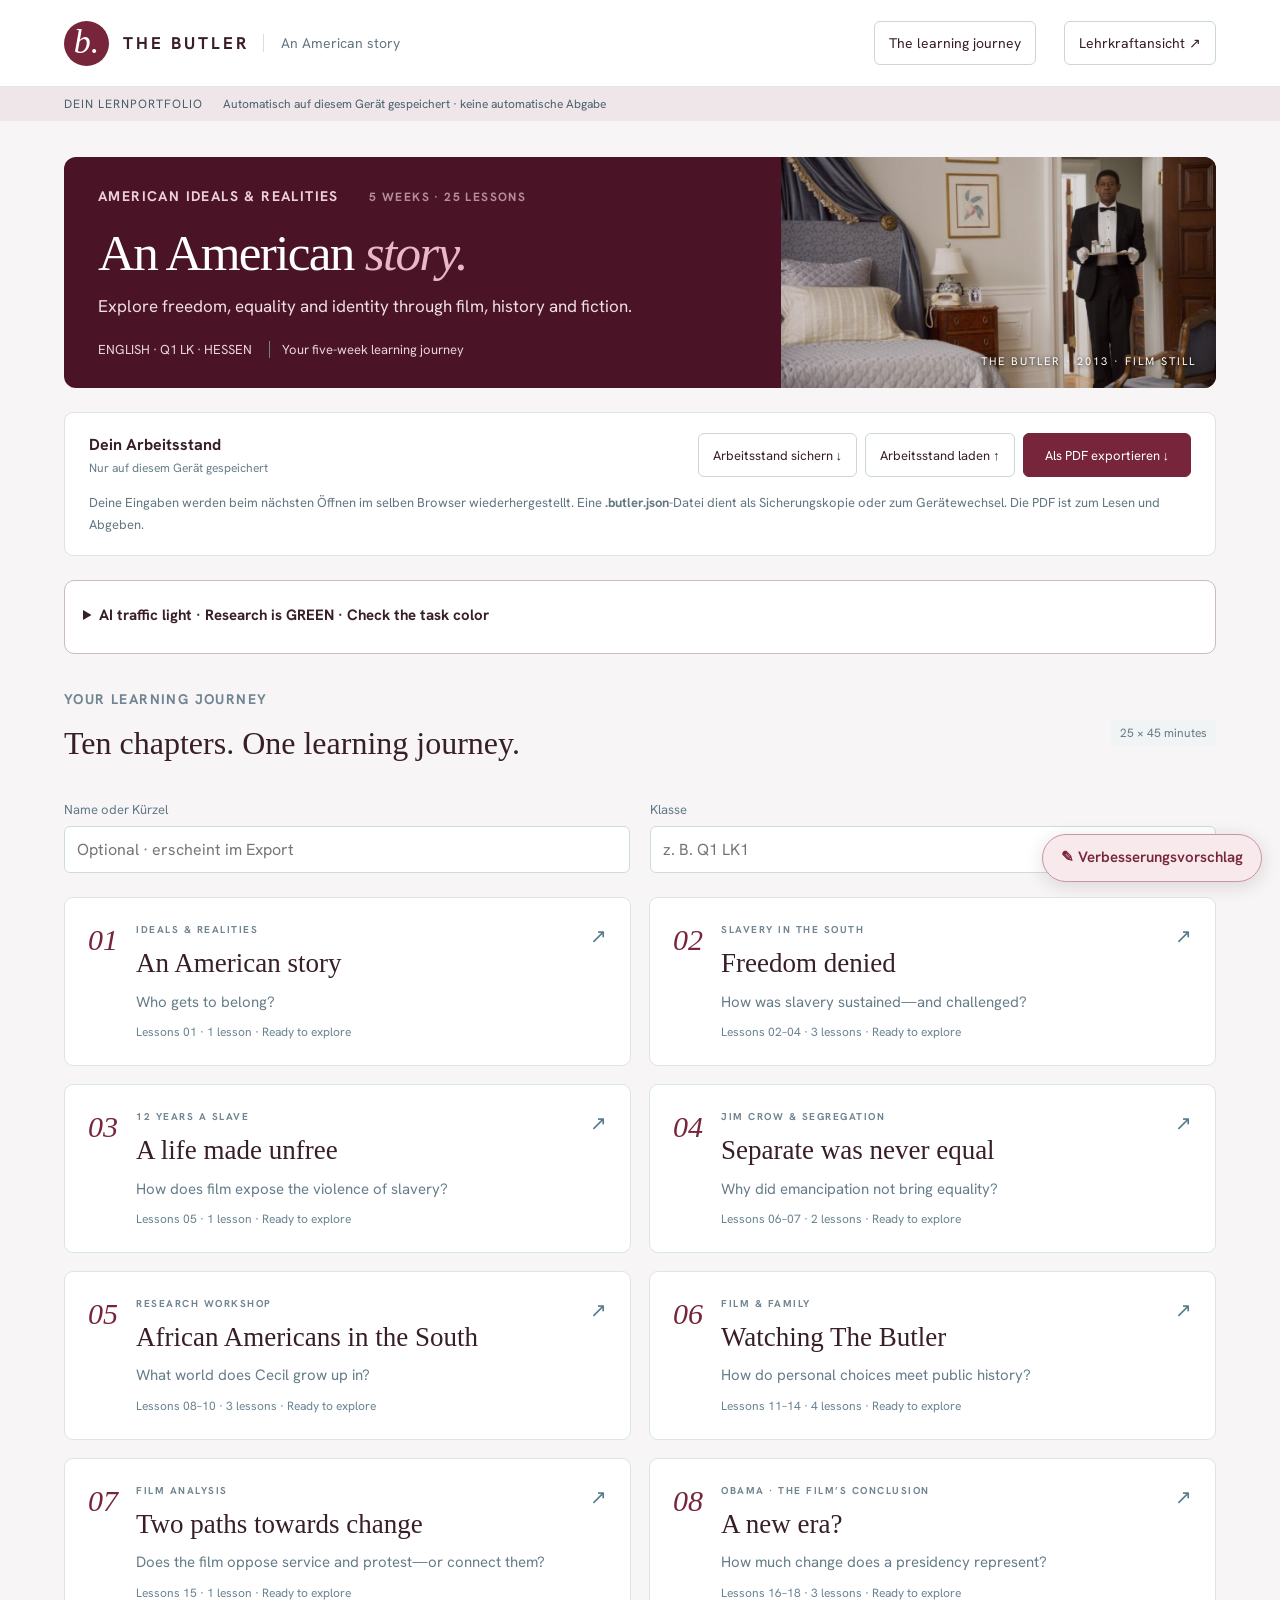
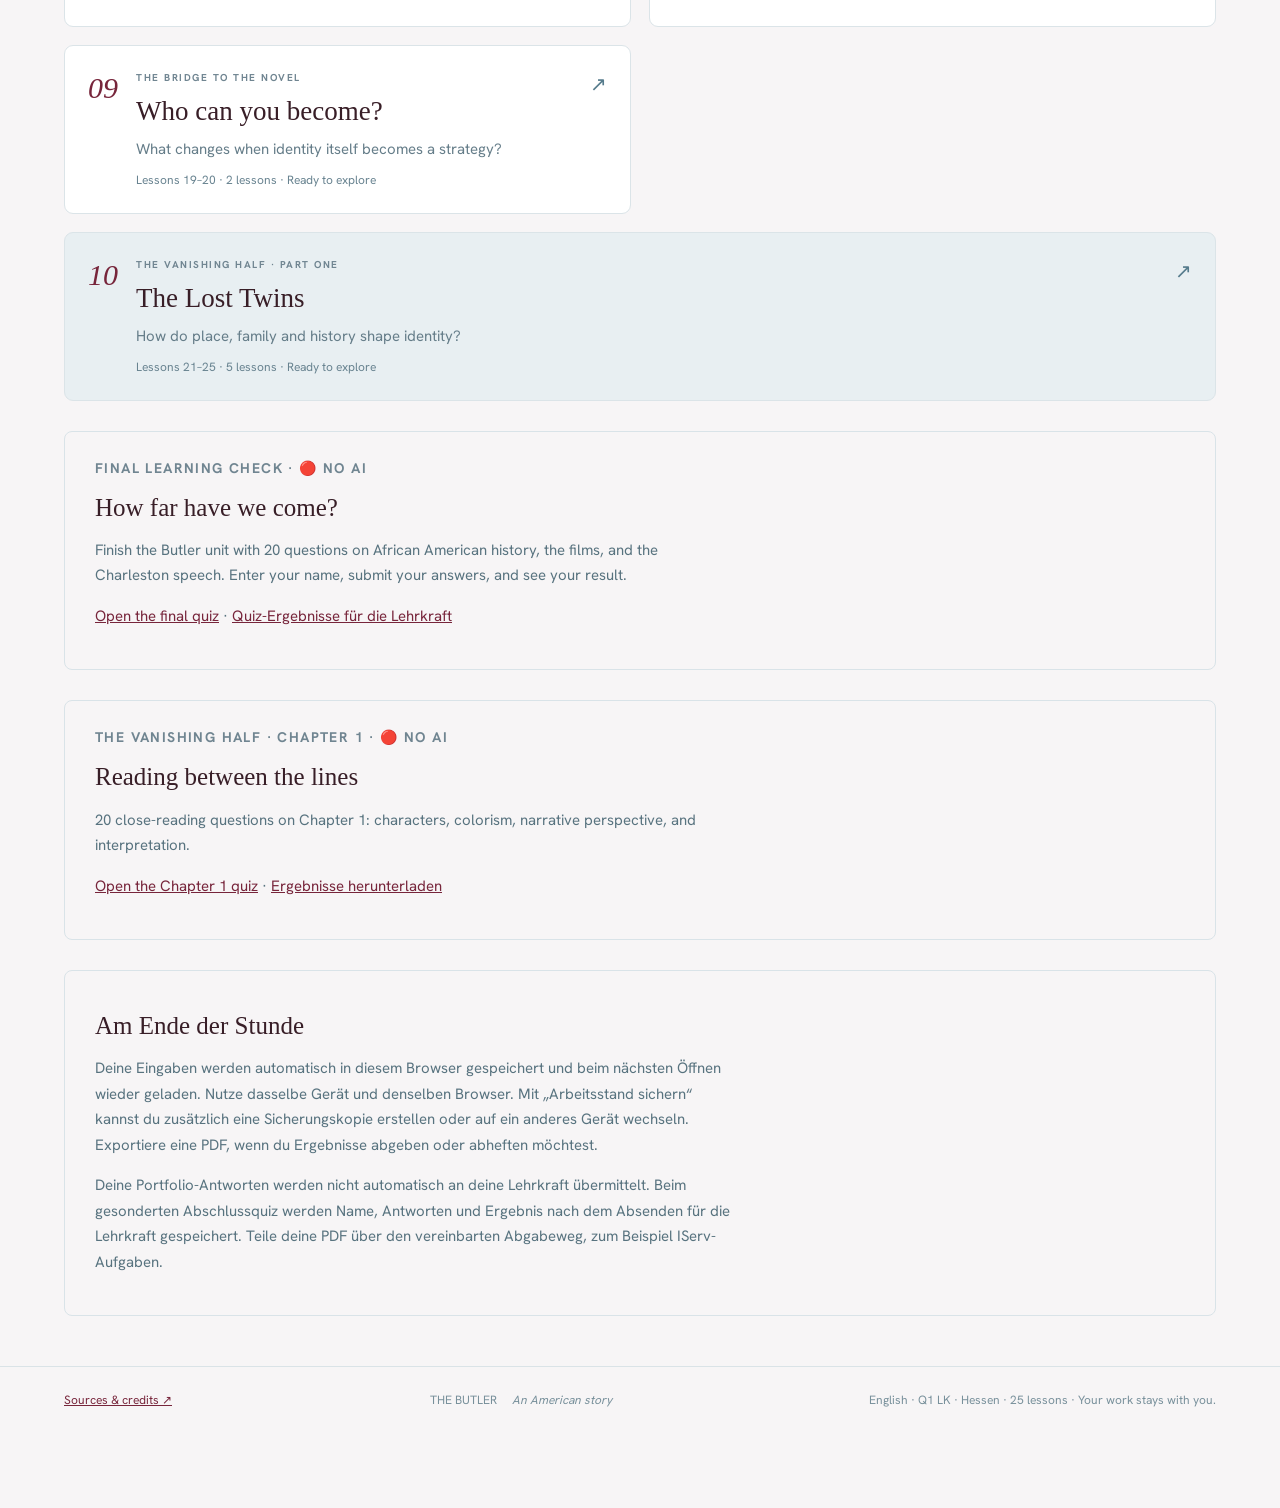
<file: index.html>
<!doctype html>
<html lang="en"><head><meta charset="utf-8"><meta name="viewport" content="width=device-width,initial-scale=1"><title>The Butler · An American story</title><meta name="description" content="A five-week English learning journey: The Butler, Civil Rights and The Vanishing Half."><link rel="icon" href="data:image/svg+xml,%3Csvg xmlns='http://www.w3.org/2000/svg' viewBox='0 0 40 40'%3E%3Crect width='40' height='40' rx='10' fill='%2377253b'/%3E%3Ctext x='20' y='29' text-anchor='middle' font-size='29' fill='%23fff' font-family='Georgia'%3Eb%3C/text%3E%3C/svg%3E"><link rel="stylesheet" href="style.css"><link rel="stylesheet" href="course.css?v=20261110-instructions"><link rel="stylesheet" href="suggestions.css?v=20261023-1"><link rel="stylesheet" href="writing-feedback.css?v=20261023"><link rel="stylesheet" href="ai-policy.css?v=20261111"></head><body><a class="skip-link" href="#overview">Skip to learning journey</a>
<header><a class="brand" href="#overview" aria-label="The Butler course overview"><span class="brandmark">b.</span><strong>THE BUTLER</strong><span class="brand-sub">An American story</span></a><div class="header-right"><button id="overview-link" class="quiet">The learning journey</button><button id="role" class="quiet">Lehrkraftansicht ↗</button></div></header>
<div class="demo" lang="de">DEIN LERNPORTFOLIO <span>Automatisch auf diesem Gerät gespeichert · keine automatische Abgabe</span></div>
<main id="student">
 <section class="intro"><div class="intro-copy"><div class="eyebrow" id="chapter-theme">THE BUTLER & IDENTITY <span>5 WEEKS · 25 LESSONS</span></div><h1 id="chapter-title">An American <i>story.</i></h1><p id="chapter-intro">Explore a country through its places, voices and choices.</p><div class="meta" id="chapter-meta">ENGLISH · Q1 LK · HESSEN <span>Your five-week learning journey</span></div></div><div class="landscape" role="img" aria-label="Cecil Gaines in The Butler"><span>THE BUTLER / IDENTITY & CHANGE</span></div></section>
 <section class="portfolio-bar" aria-label="Save and load your work" lang="de"><div><strong>Dein Arbeitsstand</strong><small id="save-status" role="status">Nur auf diesem Gerät gespeichert</small></div><div class="file-actions"><button class="quiet" id="save-work">Arbeitsstand sichern ↓</button><button class="quiet" id="load-work">Arbeitsstand laden ↑</button><button class="primary" id="export-pdf">Als PDF exportieren ↓</button></div><p>Deine Eingaben werden beim nächsten Öffnen im selben Browser wiederhergestellt. Eine <b>.butler.json</b>-Datei dient als Sicherungskopie oder zum Gerätewechsel. Die PDF ist zum Lesen und Abgeben.</p><div id="file-result" role="status" hidden></div></section>
<details class="ai-guide"><summary>AI traffic light · Research is GREEN · Check the task color</summary><div class="ai-guide-content"><div><div class="ai-rule ai-rule-green"><strong><span class="ai-dot" aria-hidden="true"></span>GREEN · AI allowed</strong><p>You may use AI freely for research. Check the results, understand what you use, and explain how you used AI.</p></div><div class="ai-rule ai-rule-amber"><strong><span class="ai-dot" aria-hidden="true"></span>AMBER · Limited AI use</strong><p>Use AI only for the steps explicitly allowed in the task. Existing optional writing feedback is labeled AMBER.</p></div><div class="ai-rule ai-rule-red"><strong><span class="ai-dot" aria-hidden="true"></span>RED · No AI</strong><p>Complete the task independently without AI-generated text, answers, or corrections, even for part of it.</p></div><p><b>Research is always GREEN.</b> In mixed tasks, this applies to the research part only. Follow the labels for the comparison, interpretation, or writing that follows. Other tasks keep their existing instructions until a color is assigned.</p><p>Use approved tools and do not enter personal data. These rules do not automatically send anything to AI.</p></div><a href="ai-traffic-light.jpg" target="_blank" rel="noopener"><img src="ai-traffic-light.jpg" alt="AI traffic light poster: red means no AI, amber means limited AI use, green means AI is encouraged. Check results and be open about your AI use." loading="lazy"><span>Open classroom poster ↗</span></a></div></details>
 <div id="overview"></div>
 <div id="lesson" hidden><nav class="steps" aria-label="Learning steps"></nav>
 <div class="input-toolbar"><button class="back-link" id="back-overview">← All chapters</button><button id="pencil-mode" class="quiet" aria-pressed="false" aria-controls="pencil-guide">✎ Apple Pencil</button></div>
 <details id="pencil-guide" class="pencil-guide" lang="de" hidden><summary>Mit dem Apple Pencil schreiben</summary><p>Die Schreibfelder sind jetzt größer. Aktiviere auf deinem iPad unter <b>Einstellungen → Apple Pencil → Kritzeln</b> die Handschrifterkennung und schreibe direkt in ein Textfeld. Das iPad wandelt deine Handschrift in Text um. Kontrolliere erkannte Wörter vor dem Export.</p><p>Du brauchst ein kompatibles iPad und einen unterstützten Stift. Die Website kann „Kritzeln“ nicht selbst einschalten; die Tastatur bleibt nutzbar.</p><a href="https://support.apple.com/de-de/guide/ipad/ipad355ab2a7/ipados" target="_blank" rel="noopener">Apples Anleitung öffnen ↗</a></details>
 <div class="workspace"><article id="content"></article><aside id="companion"></aside></div></div>
</main>
<main id="teacher" hidden></main>
<dialog id="import-dialog" lang="de" aria-labelledby="import-title"><h2 id="import-title">Arbeitsstand laden</h2><div id="import-preview"></div><p>Das Laden ersetzt die aktuell geöffneten Antworten der gesamten Reihe. Sichere deinen bisherigen Stand vorher, wenn du ihn behalten möchtest.</p><div class="dialog-actions"><button class="quiet" id="before-import">Bisherigen Stand sichern</button><button class="quiet" id="cancel-import">Abbrechen</button><button class="primary" id="confirm-import">Diesen Stand laden</button></div></dialog>
<dialog id="pdf-dialog" lang="de" aria-labelledby="pdf-title"><h2 id="pdf-title">Dein Portfolio als PDF</h2><p>Die PDF enthält deine Antworten, Notizen und Rückmeldungen. Sie wird auf diesem Gerät erstellt.</p><label for="pdf-scope">Umfang</label><select id="pdf-scope"><option value="all">Gesamte Reihe</option><option value="current">Aktuelles Kapitel</option></select><p class="source">Auf dem iPad: PDF öffnen → Teilen → „In Dateien sichern“. Zum späteren Bearbeiten zusätzlich „Arbeitsstand sichern“ verwenden.</p><div class="dialog-actions"><button class="quiet" id="cancel-pdf">Abbrechen</button><button class="primary" id="create-pdf">PDF erstellen</button></div><p id="pdf-status" role="status"></p></dialog>
<input id="work-file" type="file" accept=".json,.butler.json,application/json" hidden>
<footer><a href="sources.html" target="_blank">Sources & credits ↗</a><span>THE BUTLER <i>An American story</i></span><span>English · Q1 LK · Hessen · 25 lessons · Your work stays with you.</span></footer><div class="toast" id="toast" role="status" hidden></div>
<script src="jspdf.umd.min.js"></script><script src="course.js?v=20261120-transcript"></script><script src="portfolio.js?v=20260930"></script><script src="writing-feedback.js?v=20261023"></script><script src="ai-policy.js?v=20261111"></script><script src="app.js?v=20261127-vhquiz"></script>
<script src="suggestions.js?v=20261023-3"></script></body></html>
</file>
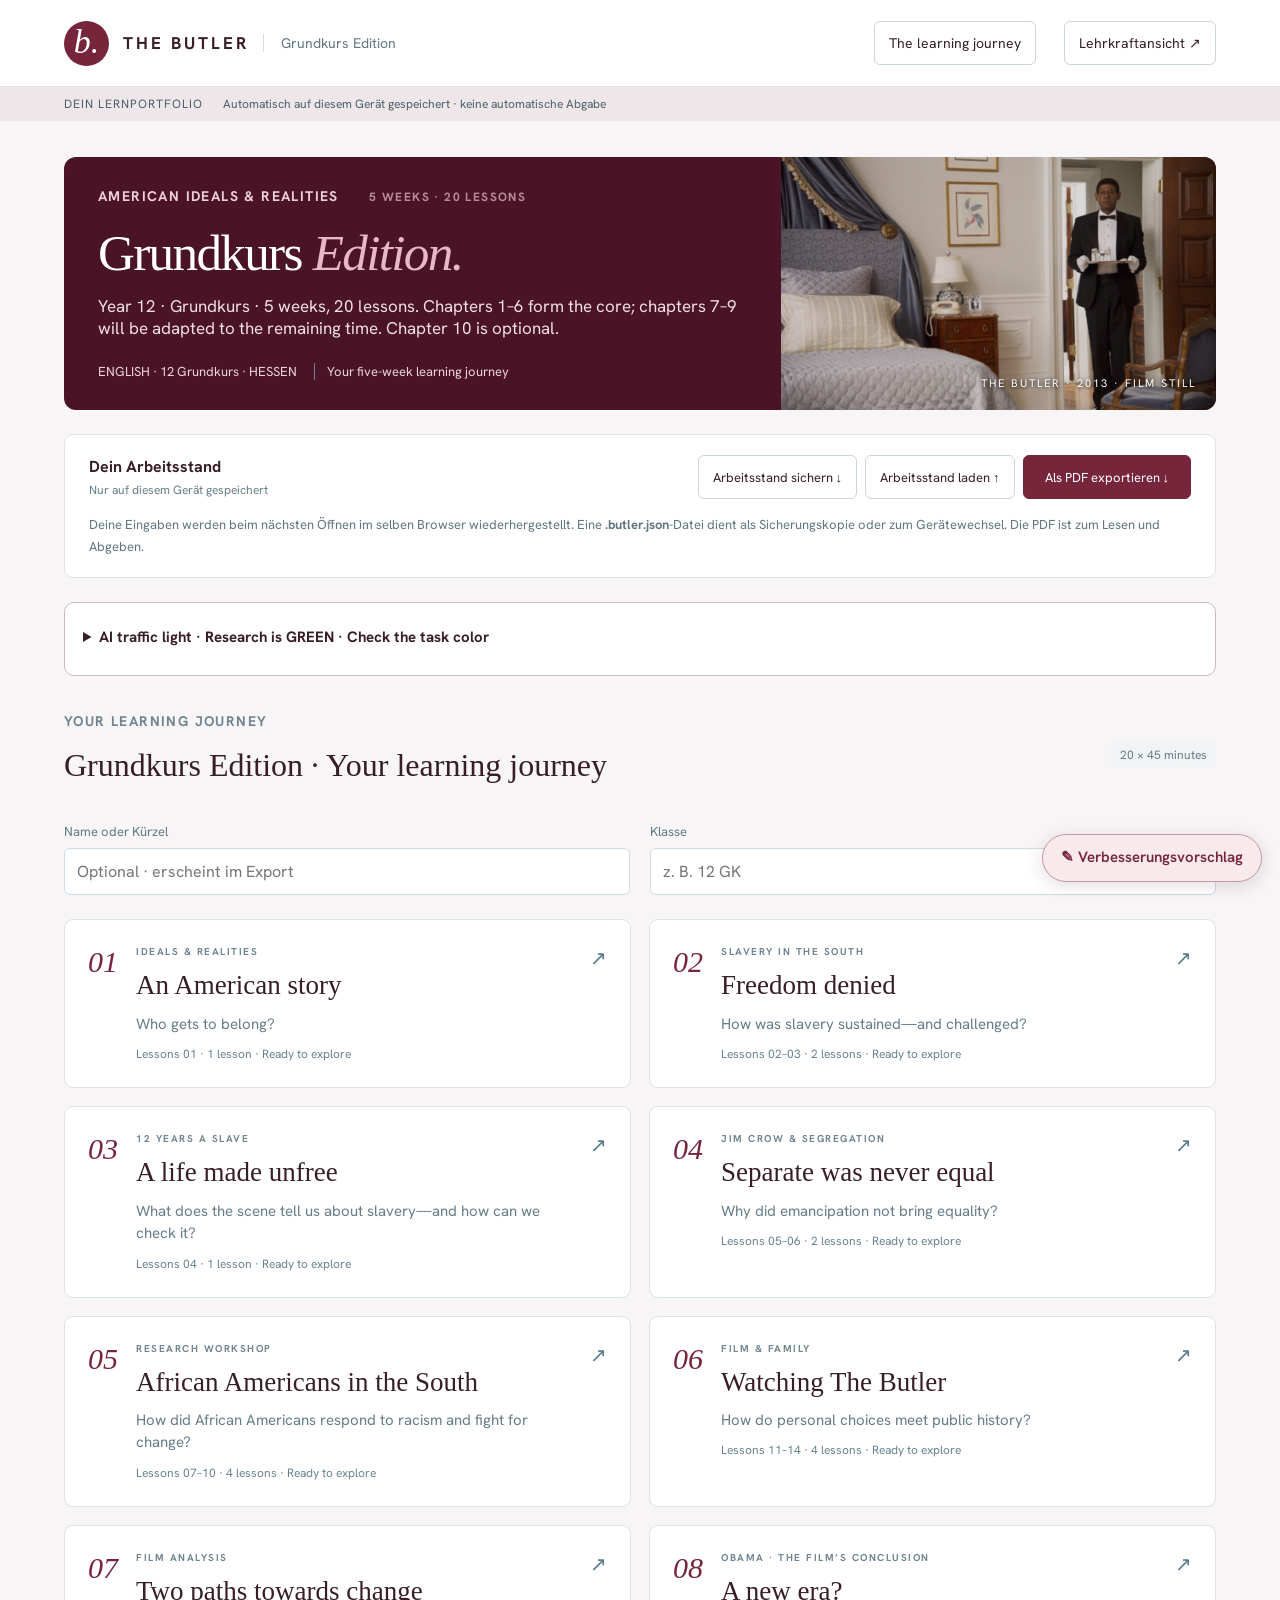
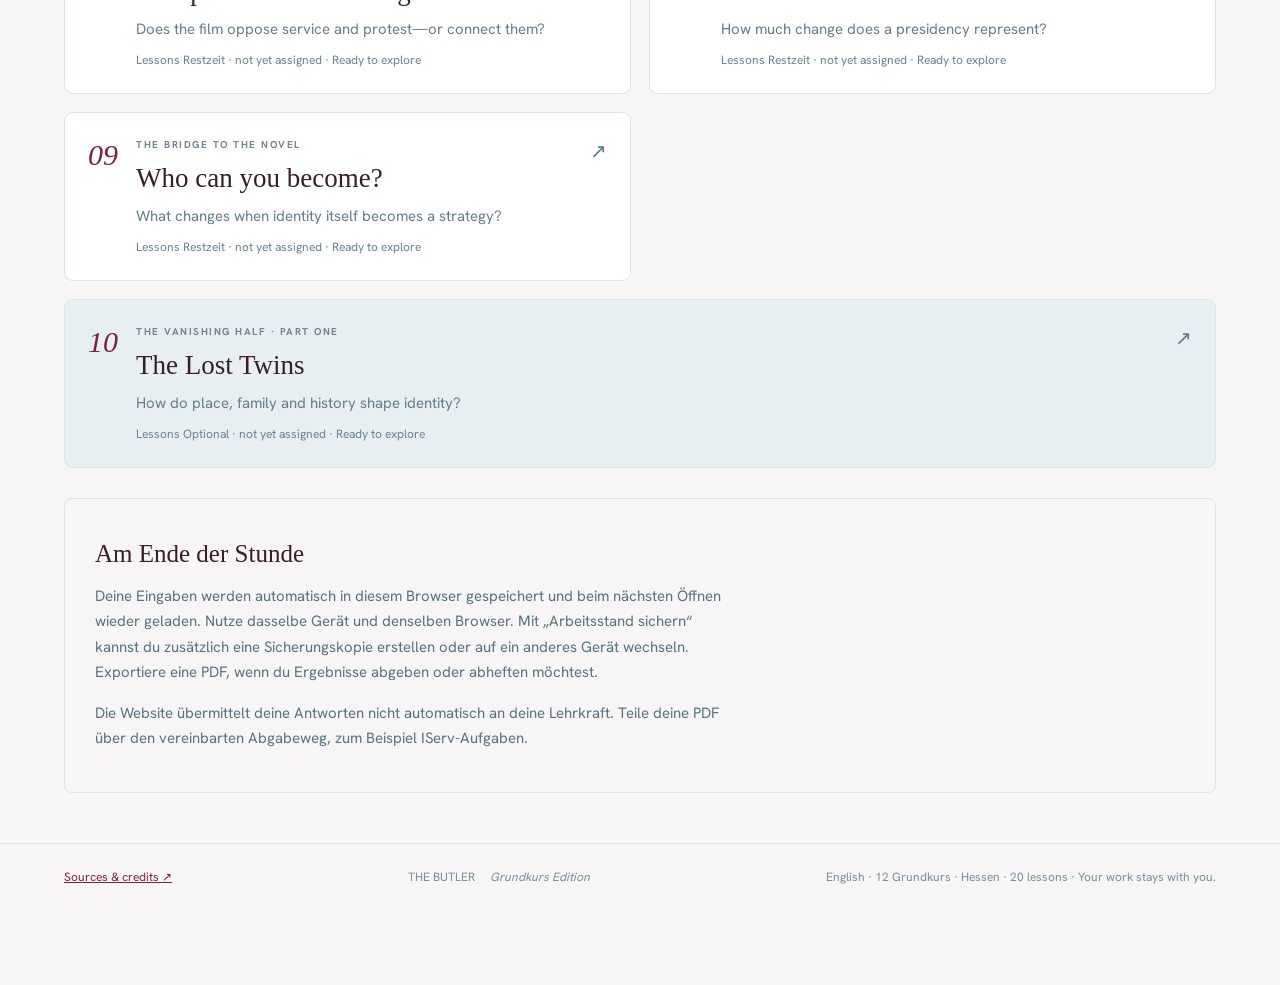
<file: julia-edition/index.html>
<!doctype html>
<html lang="en"><head><meta charset="utf-8"><meta name="viewport" content="width=device-width,initial-scale=1"><title>The Butler · Grundkurs Edition</title><meta name="description" content="Grundkurs Edition: The Butler, Year 12 Grundkurs, five weeks and 20 lessons."><link rel="icon" href="data:image/svg+xml,%3Csvg xmlns='http://www.w3.org/2000/svg' viewBox='0 0 40 40'%3E%3Crect width='40' height='40' rx='10' fill='%2377253b'/%3E%3Ctext x='20' y='29' text-anchor='middle' font-size='29' fill='%23fff' font-family='Georgia'%3Eb%3C/text%3E%3C/svg%3E"><link rel="stylesheet" href="style.css"><link rel="stylesheet" href="course.css?v=20261110-instructions"><link rel="stylesheet" href="suggestions.css?v=20261027-gk1"><link rel="stylesheet" href="writing-feedback.css?v=20261027-gk1"><link rel="stylesheet" href="../ai-policy.css?v=20261111"></head><body><a class="skip-link" href="#overview">Skip to learning journey</a>
<header><a class="brand" href="#overview" aria-label="The Butler course overview"><span class="brandmark">b.</span><strong>THE BUTLER</strong><span class="brand-sub">Grundkurs Edition</span></a><div class="header-right"><button id="overview-link" class="quiet">The learning journey</button><button id="role" class="quiet">Lehrkraftansicht ↗</button></div></header>
<div class="demo" lang="de">DEIN LERNPORTFOLIO <span>Automatisch auf diesem Gerät gespeichert · keine automatische Abgabe</span></div>
<main id="student">
 <section class="intro"><div class="intro-copy"><div class="eyebrow" id="chapter-theme">THE BUTLER & IDENTITY <span>5 WEEKS · 20 LESSONS</span></div><h1 id="chapter-title">Grundkurs <i>Edition.</i></h1><p id="chapter-intro">Explore a country through its places, voices and choices.</p><div class="meta" id="chapter-meta">ENGLISH · 12 Grundkurs · HESSEN <span>Your five-week learning journey</span></div></div><div class="landscape" role="img" aria-label="Cecil Gaines in The Butler"><span>THE BUTLER / IDENTITY & CHANGE</span></div></section>
 <section class="portfolio-bar" aria-label="Save and load your work" lang="de"><div><strong>Dein Arbeitsstand</strong><small id="save-status" role="status">Nur auf diesem Gerät gespeichert</small></div><div class="file-actions"><button class="quiet" id="save-work">Arbeitsstand sichern ↓</button><button class="quiet" id="load-work">Arbeitsstand laden ↑</button><button class="primary" id="export-pdf">Als PDF exportieren ↓</button></div><p>Deine Eingaben werden beim nächsten Öffnen im selben Browser wiederhergestellt. Eine <b>.butler.json</b>-Datei dient als Sicherungskopie oder zum Gerätewechsel. Die PDF ist zum Lesen und Abgeben.</p><div id="file-result" role="status" hidden></div></section>
<details class="ai-guide"><summary>AI traffic light · Research is GREEN · Check the task color</summary><div class="ai-guide-content"><div><div class="ai-rule ai-rule-green"><strong><span class="ai-dot" aria-hidden="true"></span>GREEN · AI allowed</strong><p>You may use AI freely for research. Check the results, understand what you use, and explain how you used AI.</p></div><div class="ai-rule ai-rule-amber"><strong><span class="ai-dot" aria-hidden="true"></span>AMBER · Limited AI use</strong><p>Use AI only for the steps explicitly allowed in the task. Existing optional writing feedback is labeled AMBER.</p></div><div class="ai-rule ai-rule-red"><strong><span class="ai-dot" aria-hidden="true"></span>RED · No AI</strong><p>Complete the task independently without AI-generated text, answers, or corrections, even for part of it.</p></div><p><b>Research is always GREEN.</b> In mixed tasks, this applies to the research part only. Follow the labels for the comparison, interpretation, or writing that follows. Other tasks keep their existing instructions until a color is assigned.</p><p>Use approved tools and do not enter personal data. These rules do not automatically send anything to AI.</p></div><a href="../ai-traffic-light.jpg" target="_blank" rel="noopener"><img src="../ai-traffic-light.jpg" alt="AI traffic light poster: red means no AI, amber means limited AI use, green means AI is encouraged. Check results and be open about your AI use." loading="lazy"><span>Open classroom poster ↗</span></a></div></details>
 <div id="overview"></div>
 <div id="lesson" hidden><nav class="steps" aria-label="Learning steps"></nav>
 <div class="input-toolbar"><button class="back-link" id="back-overview">← All chapters</button><button id="pencil-mode" class="quiet" aria-pressed="false" aria-controls="pencil-guide">✎ Apple Pencil</button></div>
 <details id="pencil-guide" class="pencil-guide" lang="de" hidden><summary>Mit dem Apple Pencil schreiben</summary><p>Die Schreibfelder sind jetzt größer. Aktiviere auf deinem iPad unter <b>Einstellungen → Apple Pencil → Kritzeln</b> die Handschrifterkennung und schreibe direkt in ein Textfeld. Das iPad wandelt deine Handschrift in Text um. Kontrolliere erkannte Wörter vor dem Export.</p><p>Du brauchst ein kompatibles iPad und einen unterstützten Stift. Die Website kann „Kritzeln“ nicht selbst einschalten; die Tastatur bleibt nutzbar.</p><a href="https://support.apple.com/de-de/guide/ipad/ipad355ab2a7/ipados" target="_blank" rel="noopener">Apples Anleitung öffnen ↗</a></details>
 <div class="workspace"><article id="content"></article><aside id="companion"></aside></div></div>
</main>
<main id="teacher" hidden></main>
<dialog id="import-dialog" lang="de" aria-labelledby="import-title"><h2 id="import-title">Arbeitsstand laden</h2><div id="import-preview"></div><p>Das Laden ersetzt die aktuell geöffneten Antworten der gesamten Reihe. Sichere deinen bisherigen Stand vorher, wenn du ihn behalten möchtest.</p><div class="dialog-actions"><button class="quiet" id="before-import">Bisherigen Stand sichern</button><button class="quiet" id="cancel-import">Abbrechen</button><button class="primary" id="confirm-import">Diesen Stand laden</button></div></dialog>
<dialog id="pdf-dialog" lang="de" aria-labelledby="pdf-title"><h2 id="pdf-title">Dein Portfolio als PDF</h2><p>Die PDF enthält deine Antworten, Notizen und Rückmeldungen. Sie wird auf diesem Gerät erstellt.</p><label for="pdf-scope">Umfang</label><select id="pdf-scope"><option value="all">Gesamte Reihe</option><option value="current">Aktuelles Kapitel</option></select><p class="source">Auf dem iPad: PDF öffnen → Teilen → „In Dateien sichern“. Zum späteren Bearbeiten zusätzlich „Arbeitsstand sichern“ verwenden.</p><div class="dialog-actions"><button class="quiet" id="cancel-pdf">Abbrechen</button><button class="primary" id="create-pdf">PDF erstellen</button></div><p id="pdf-status" role="status"></p></dialog>
<input id="work-file" type="file" accept=".json,.butler.json,application/json" hidden>
<footer><a href="sources.html" target="_blank">Sources & credits ↗</a><span>THE BUTLER <i>Grundkurs Edition</i></span><span>English · 12 Grundkurs · Hessen · 20 lessons · Your work stays with you.</span></footer><div class="toast" id="toast" role="status" hidden></div>
<script src="jspdf.umd.min.js"></script><script src="course.js?v=20261111-traffic"></script><script src="portfolio.js?v=20261027-gk1"></script><script src="writing-feedback.js?v=20261027-gk1"></script><script src="../ai-policy.js?v=20261111"></script><script src="app.js?v=20261111-traffic"></script>
<script src="suggestions.js?v=20261027-gk1"></script></body></html>
</file>
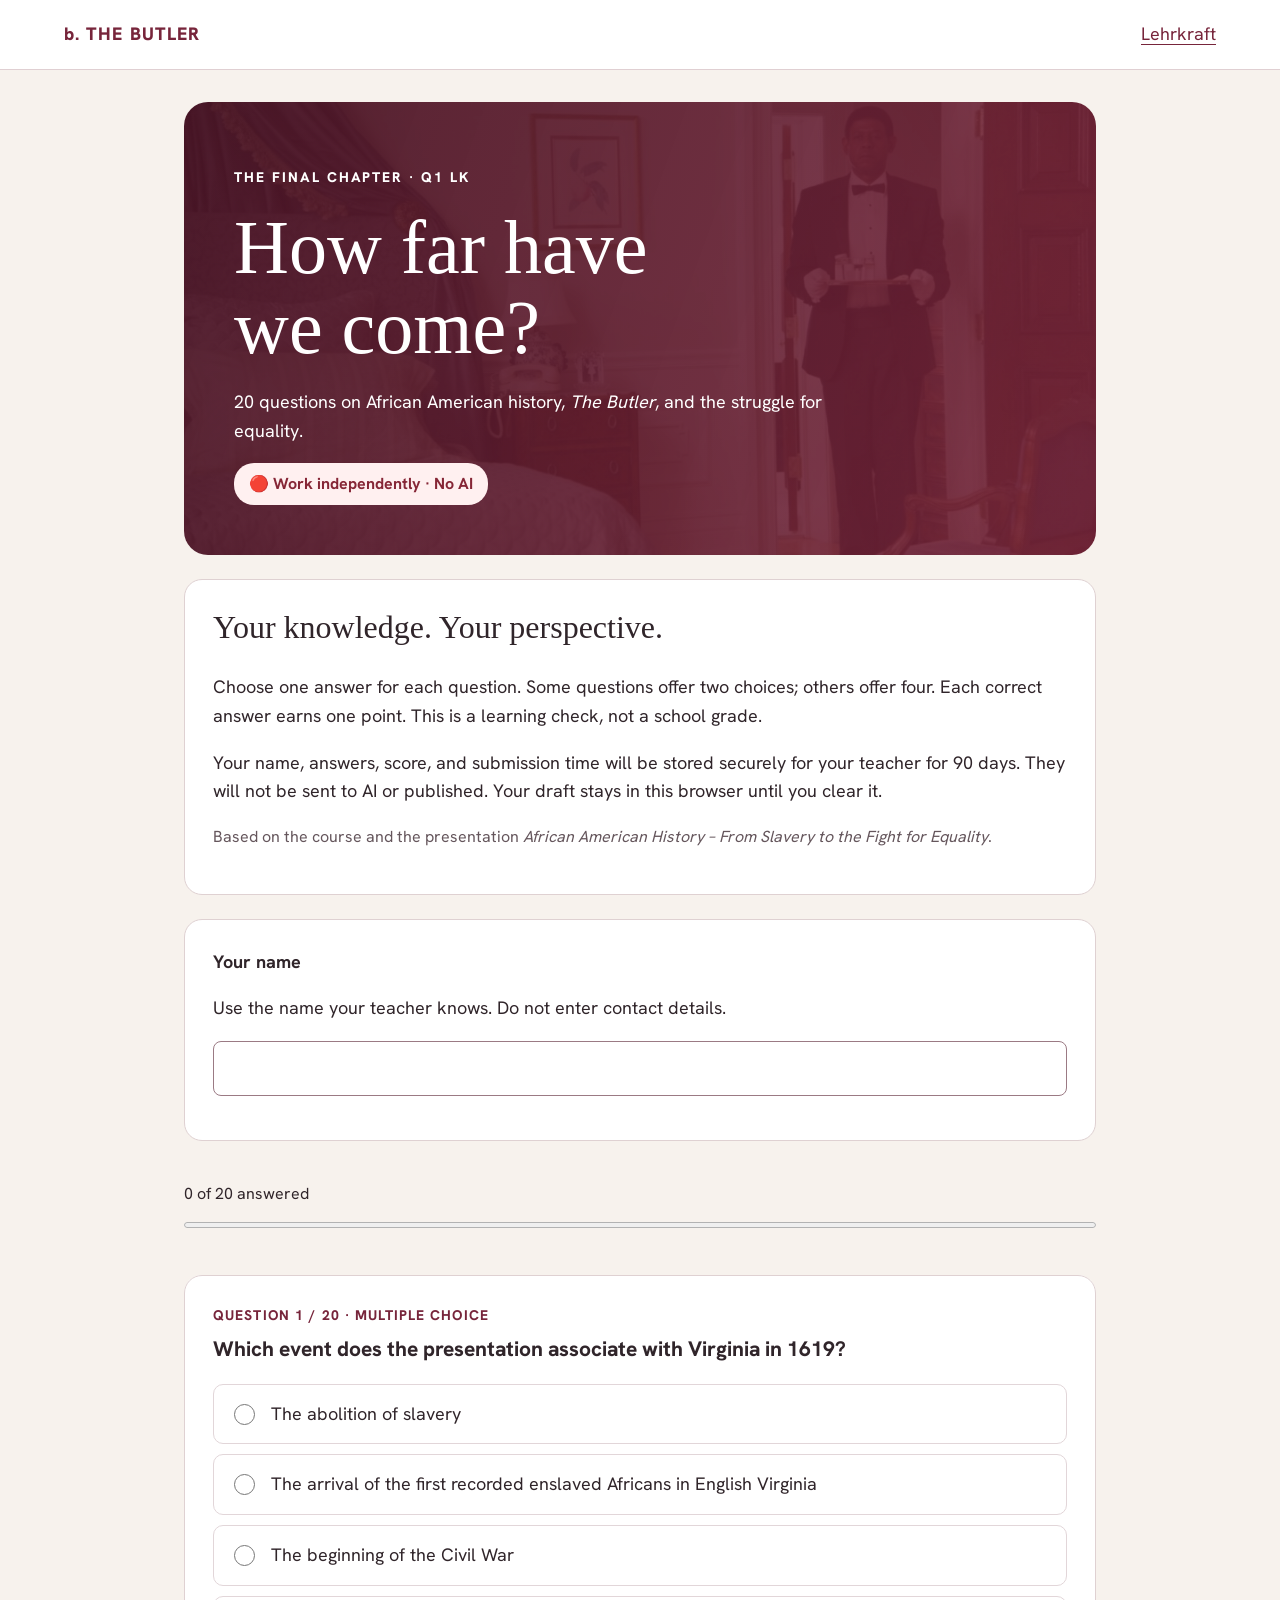
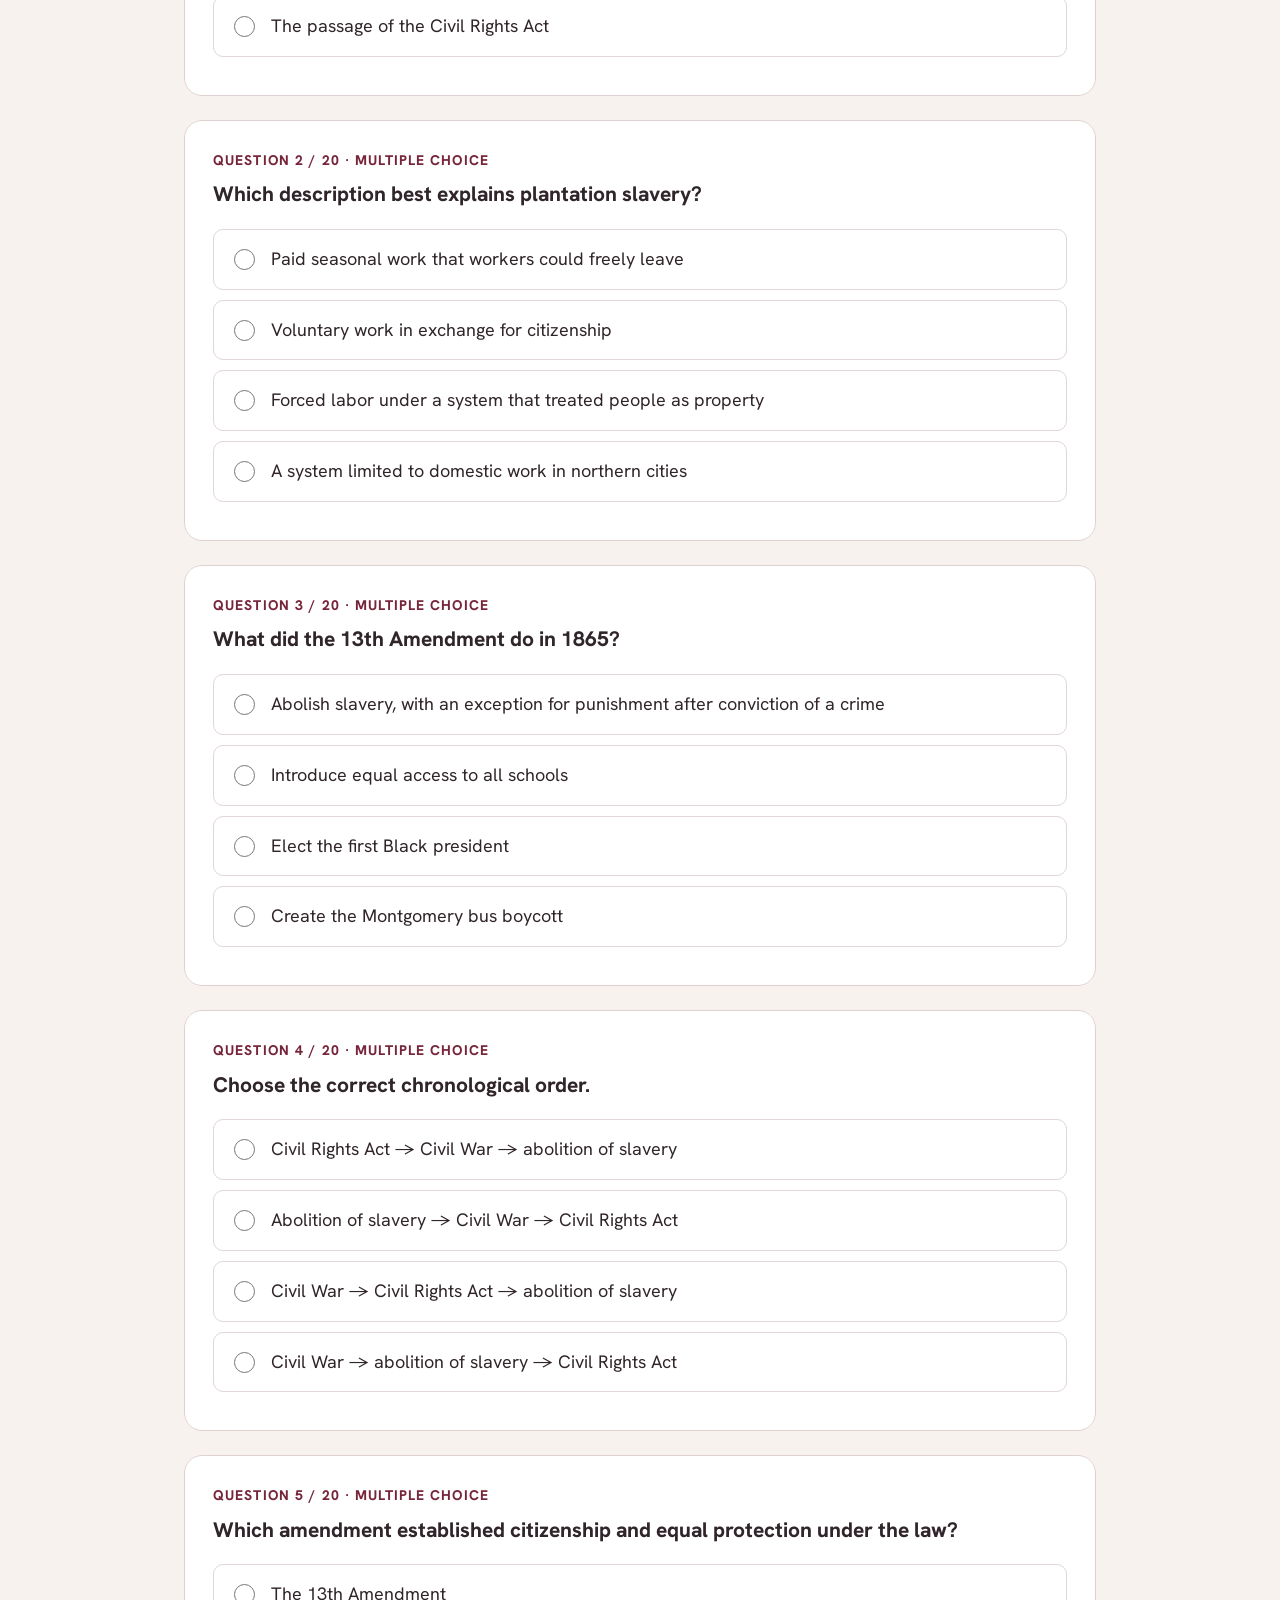
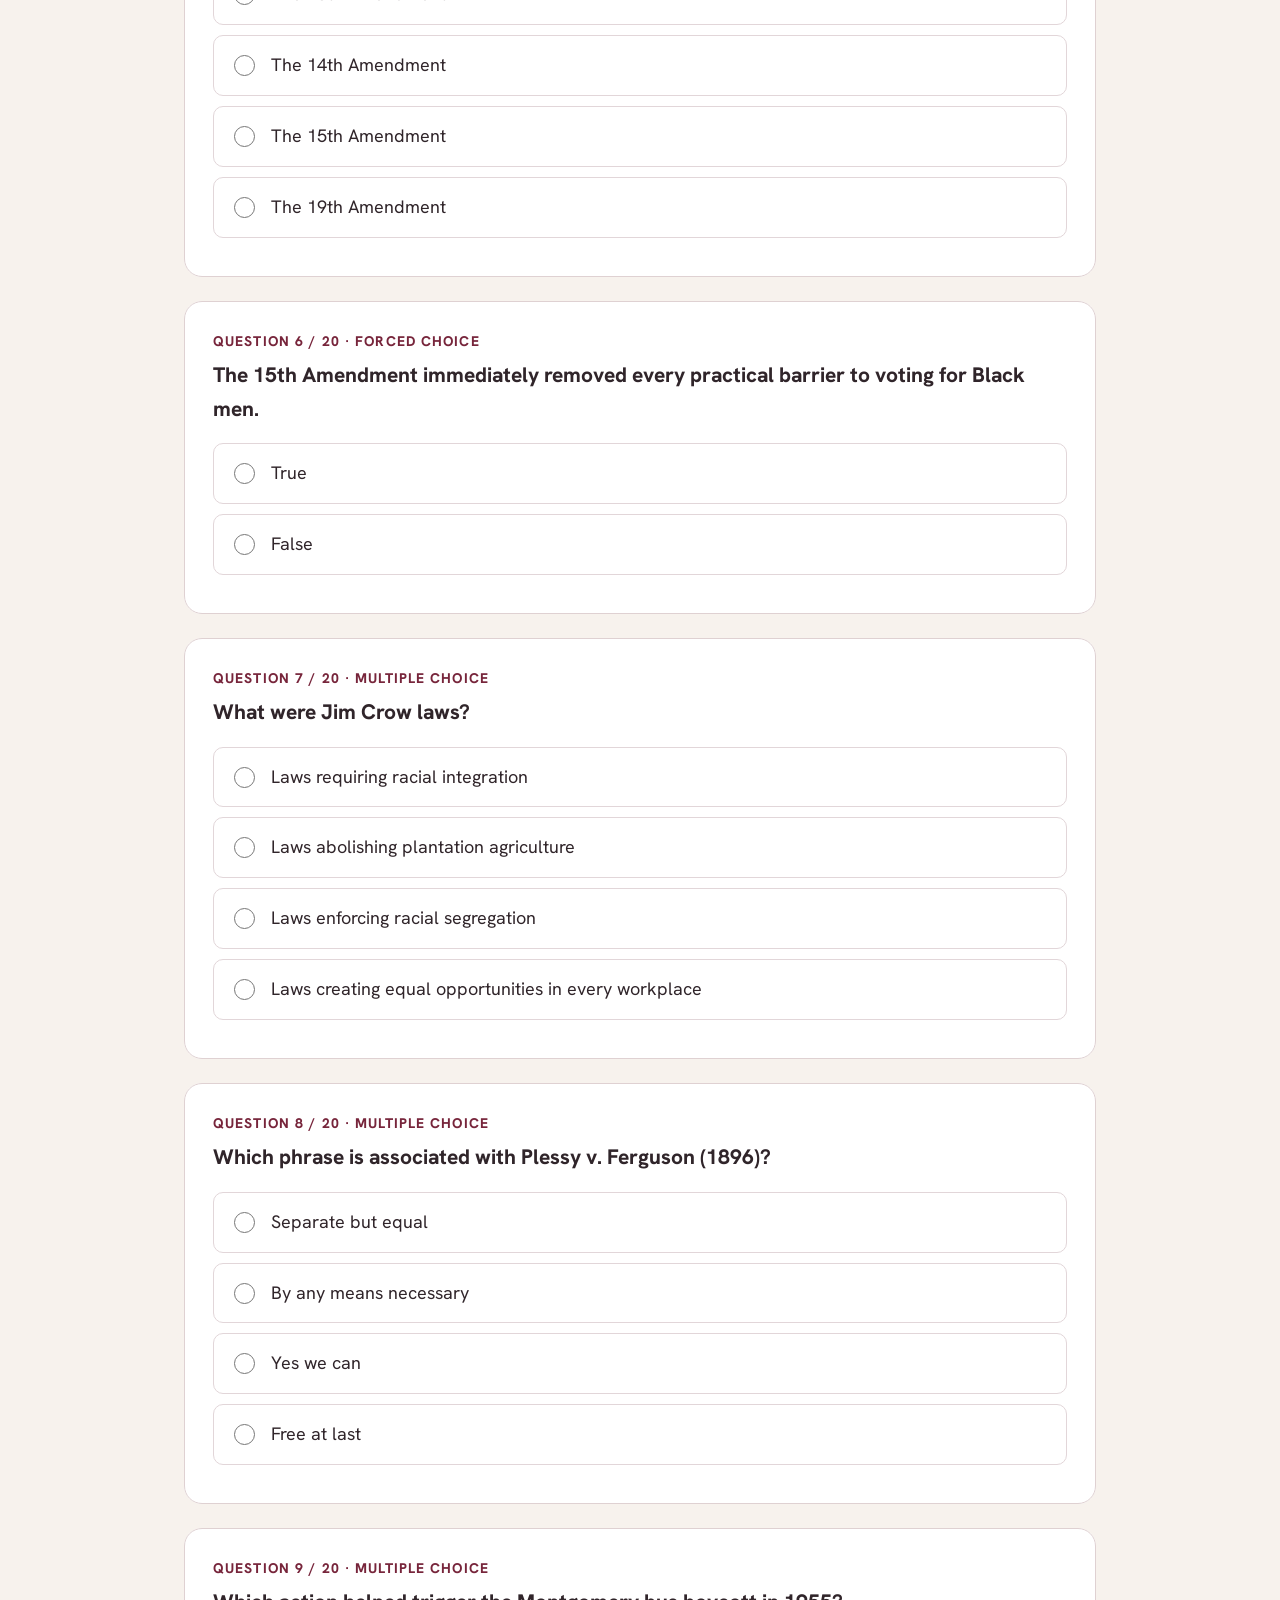
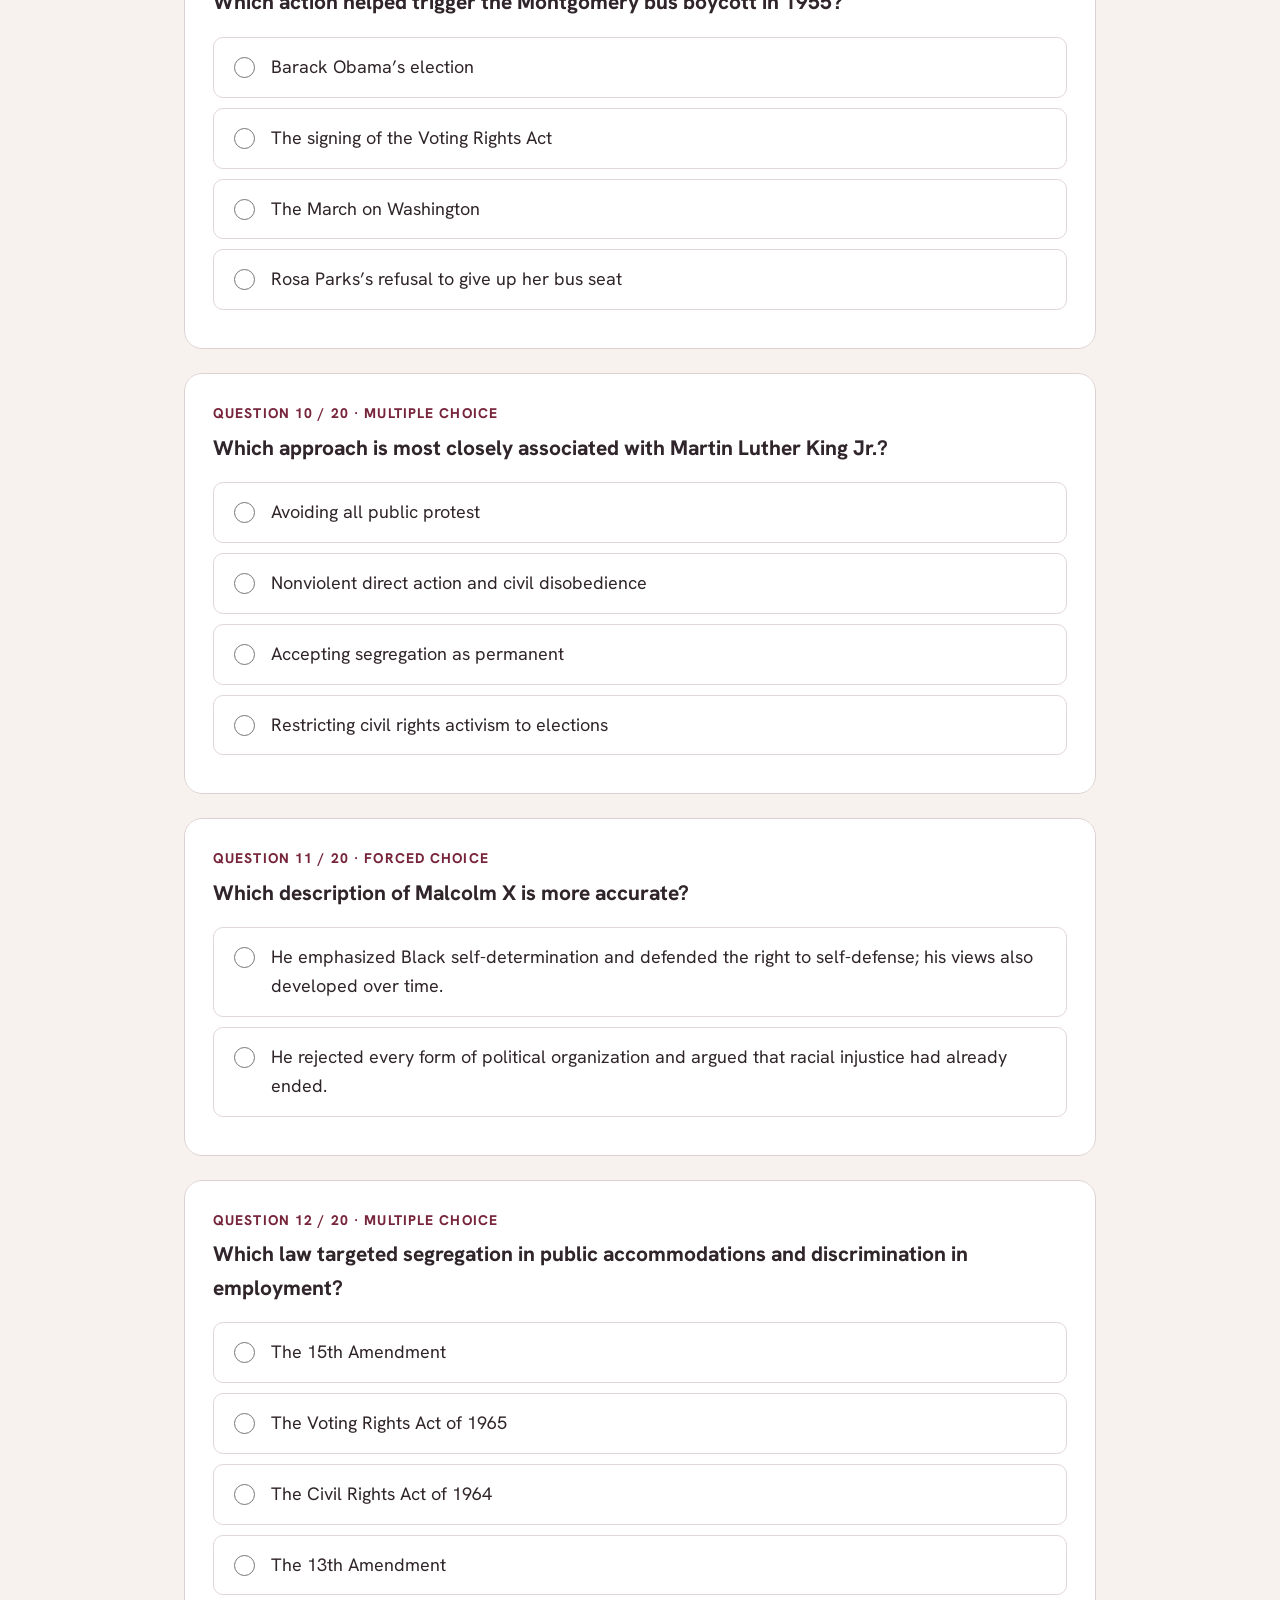
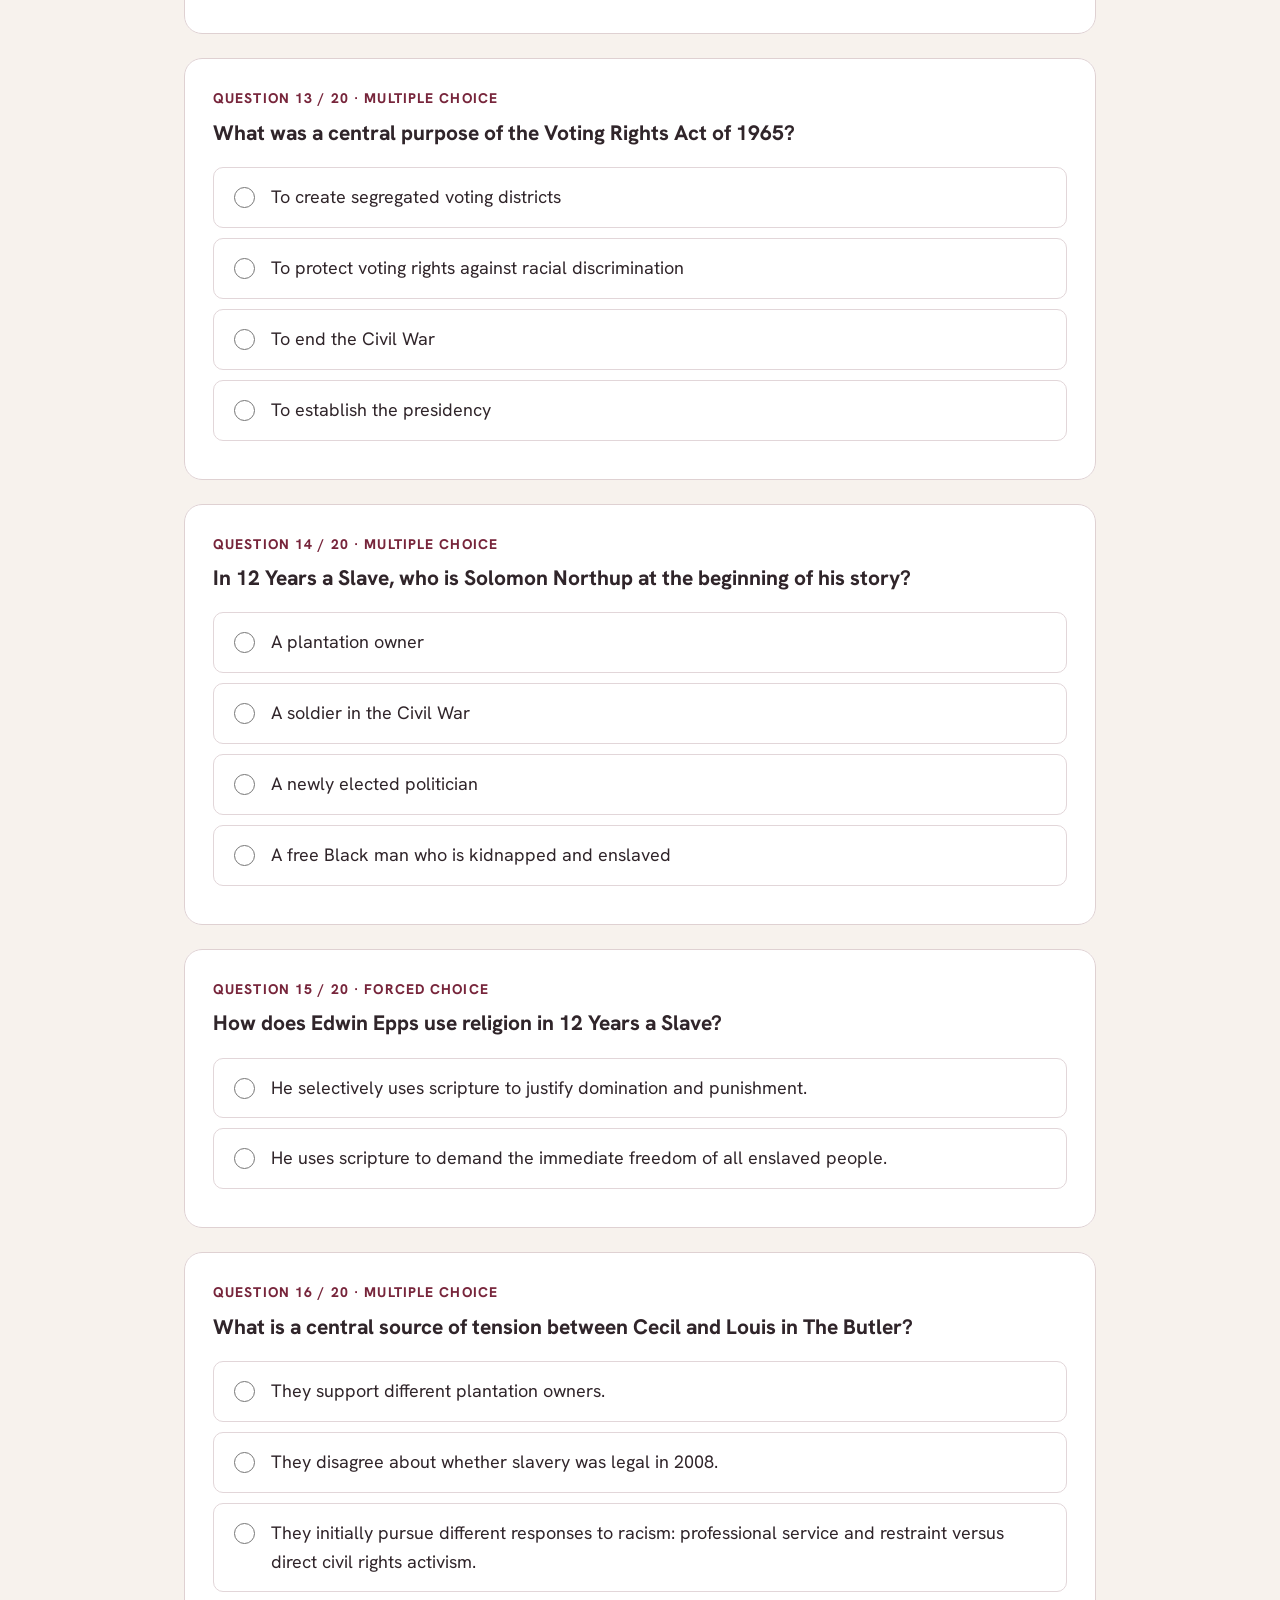
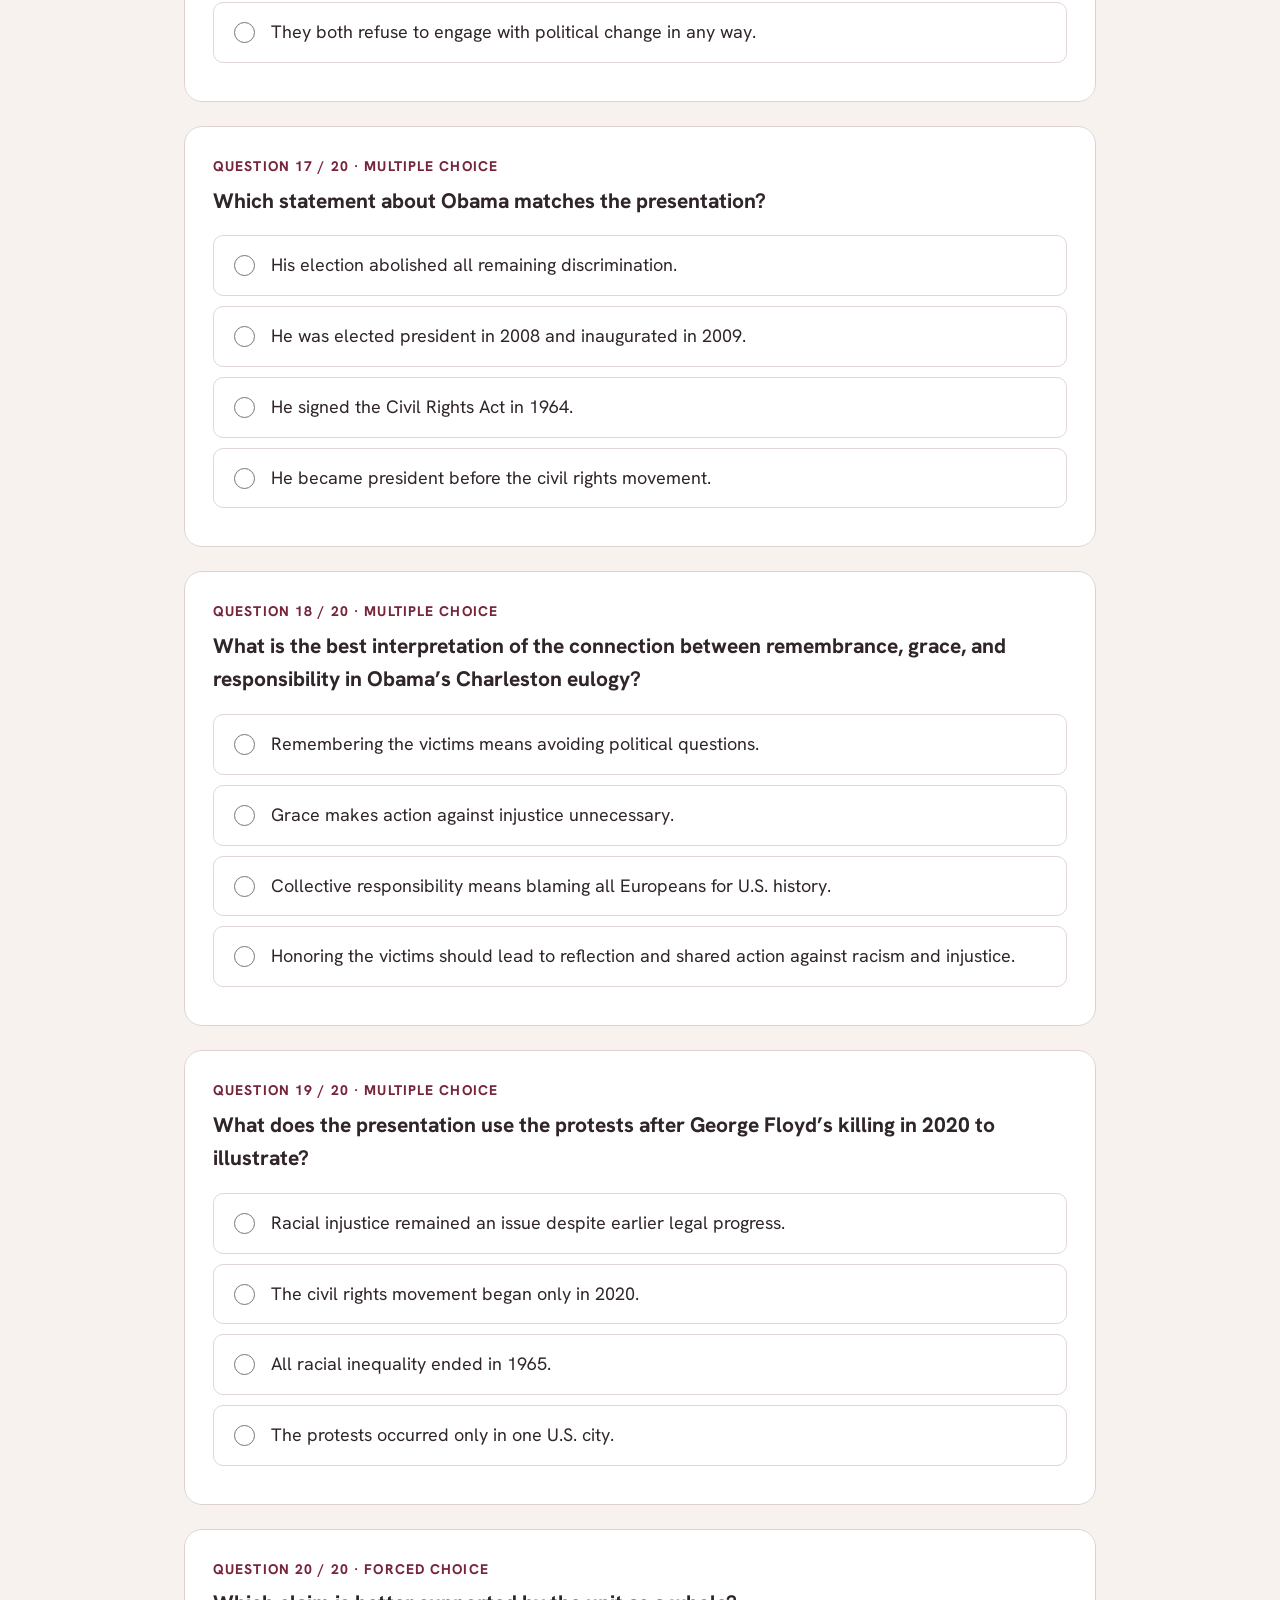
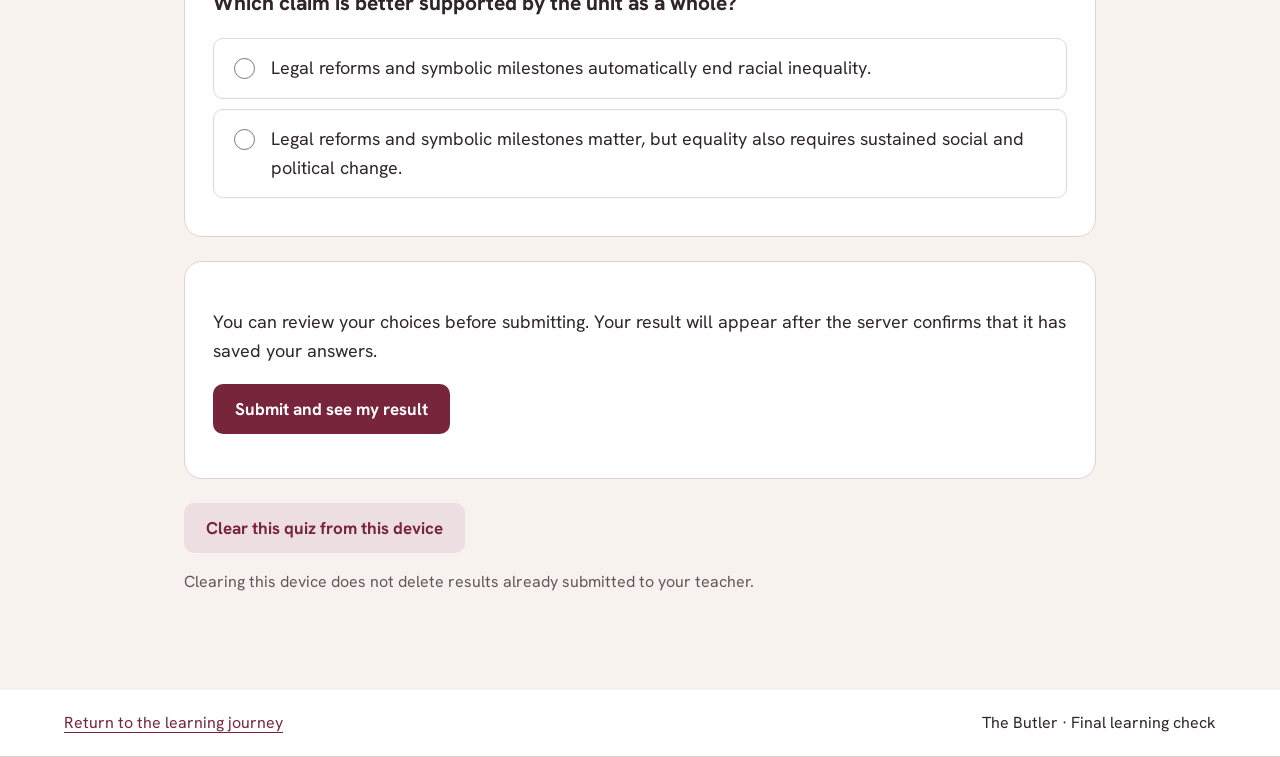
<file: final-quiz.html>
<!doctype html><html lang="en"><head><meta charset="utf-8"><meta name="viewport" content="width=device-width,initial-scale=1"><title>Final quiz · The Butler</title><link rel="stylesheet" href="quiz.css"></head><body><header><a href="index.html">b. THE BUTLER</a><a href="quiz-teacher.html" lang="de">Lehrkraft</a></header><main><section class="hero"><p class="eyebrow">THE FINAL CHAPTER · Q1 LK</p><h1>How far have<br>we come?</h1><p>20 questions on African American history, <i>The Butler</i>, and the struggle for equality.</p><span class="red">🔴 Work independently · No AI</span></section><section class="panel intro"><h2>Your knowledge. Your perspective.</h2><p>Choose one answer for each question. Some questions offer two choices; others offer four. Each correct answer earns one point. This is a learning check, not a school grade.</p><p>Your name, answers, score, and submission time will be stored securely for your teacher for 90 days. They will not be sent to AI or published. Your draft stays in this browser until you clear it.</p><p class="muted">Based on the course and the presentation <i>African American History – From Slavery to the Fight for Equality</i>.</p></section><form id="quiz"><section class="panel"><label for="name"><strong>Your name</strong></label><p id="name-help">Use the name your teacher knows. Do not enter contact details.</p><input id="name" name="name" minlength="2" maxlength="80" autocomplete="off" required aria-describedby="name-help"><p id="draft-status" role="status"></p></section><div class="progress"><label for="progress" id="progress-label">0 of 20 answered</label><progress id="progress" value="0" max="20"></progress></div><div id="questions"></div><section class="panel"><p>You can review your choices before submitting. Your result will appear after the server confirms that it has saved your answers.</p><button id="submit" type="submit">Submit and see my result</button><p id="status" role="status" aria-live="polite"></p></section></form><section id="result" class="panel" hidden tabindex="-1"></section><button type="button" id="clear" class="secondary">Clear this quiz from this device</button><p class="muted">Clearing this device does not delete results already submitted to your teacher.</p><noscript>This quiz requires JavaScript. Please enable it in your browser.</noscript></main><footer><a href="index.html">Return to the learning journey</a><span>The Butler · Final learning check</span></footer><script src="quiz-data.js"></script><script src="quiz.js"></script></body></html>
</file>
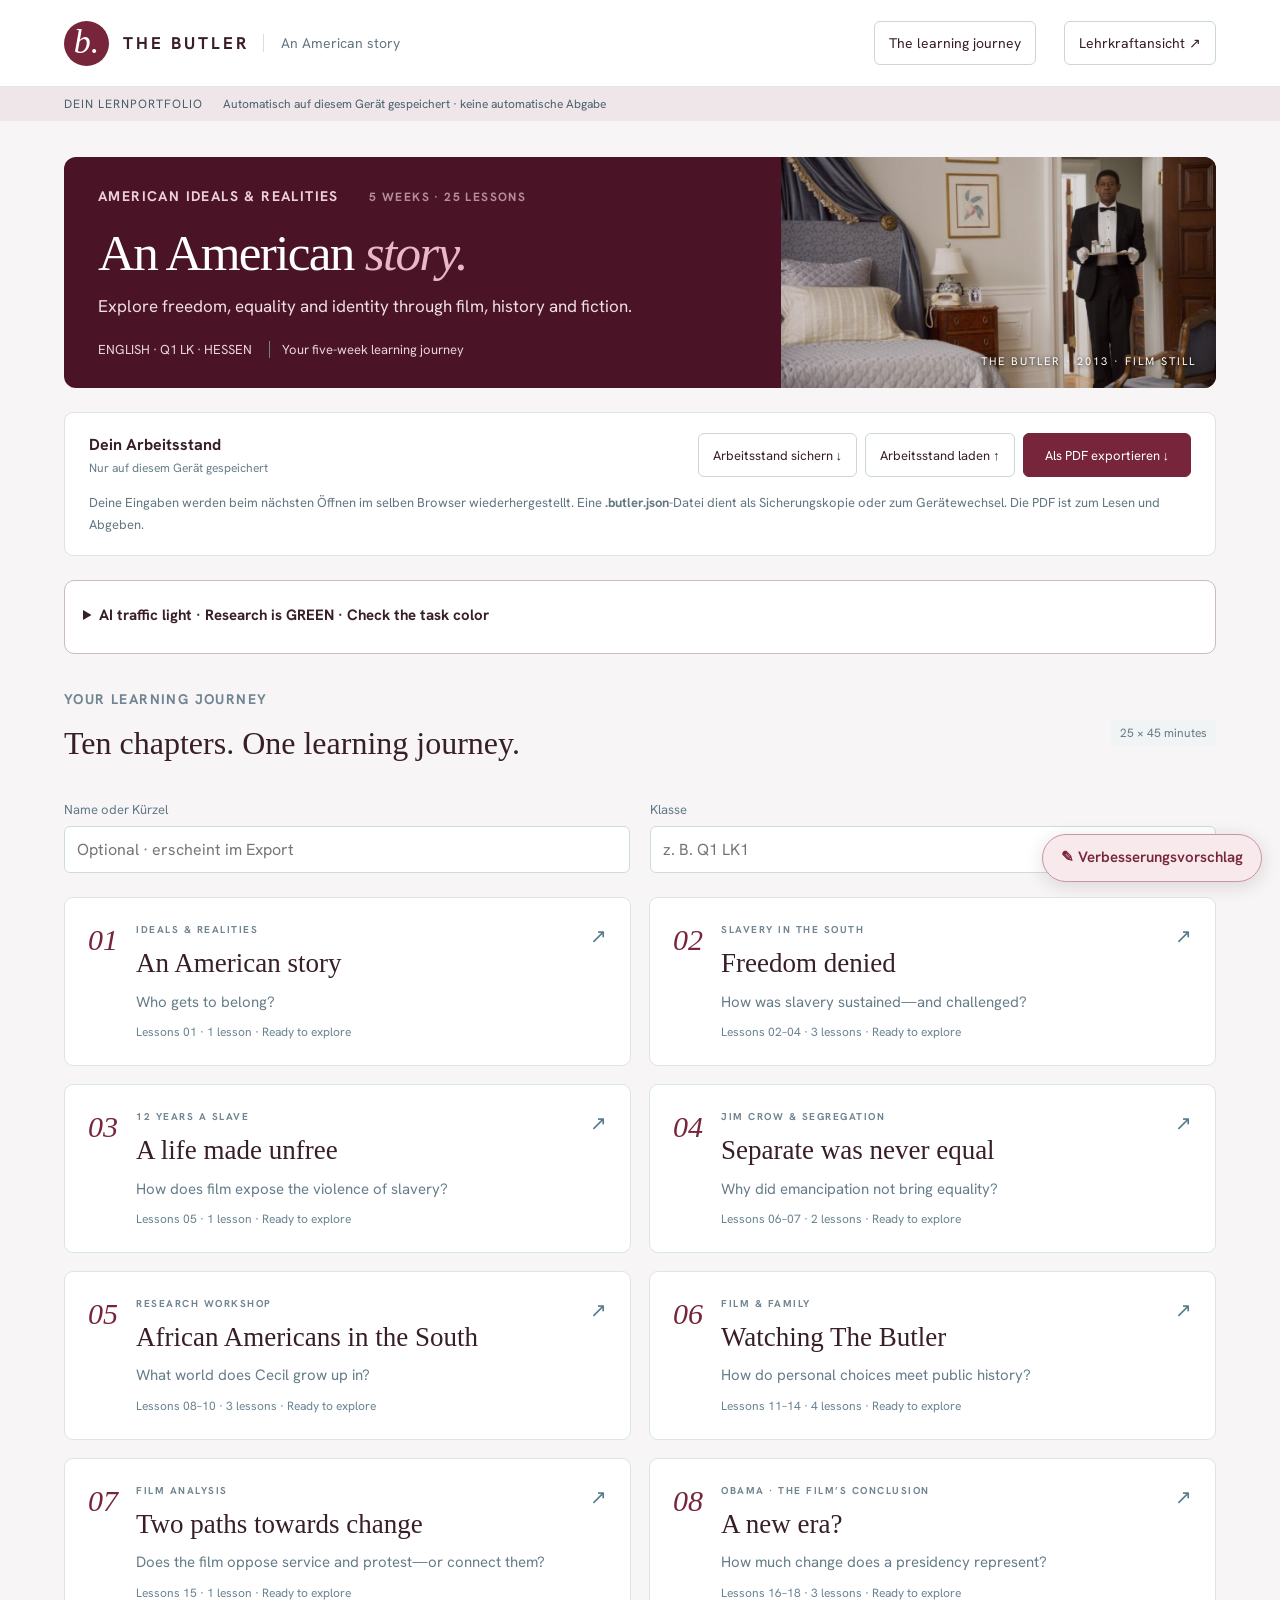
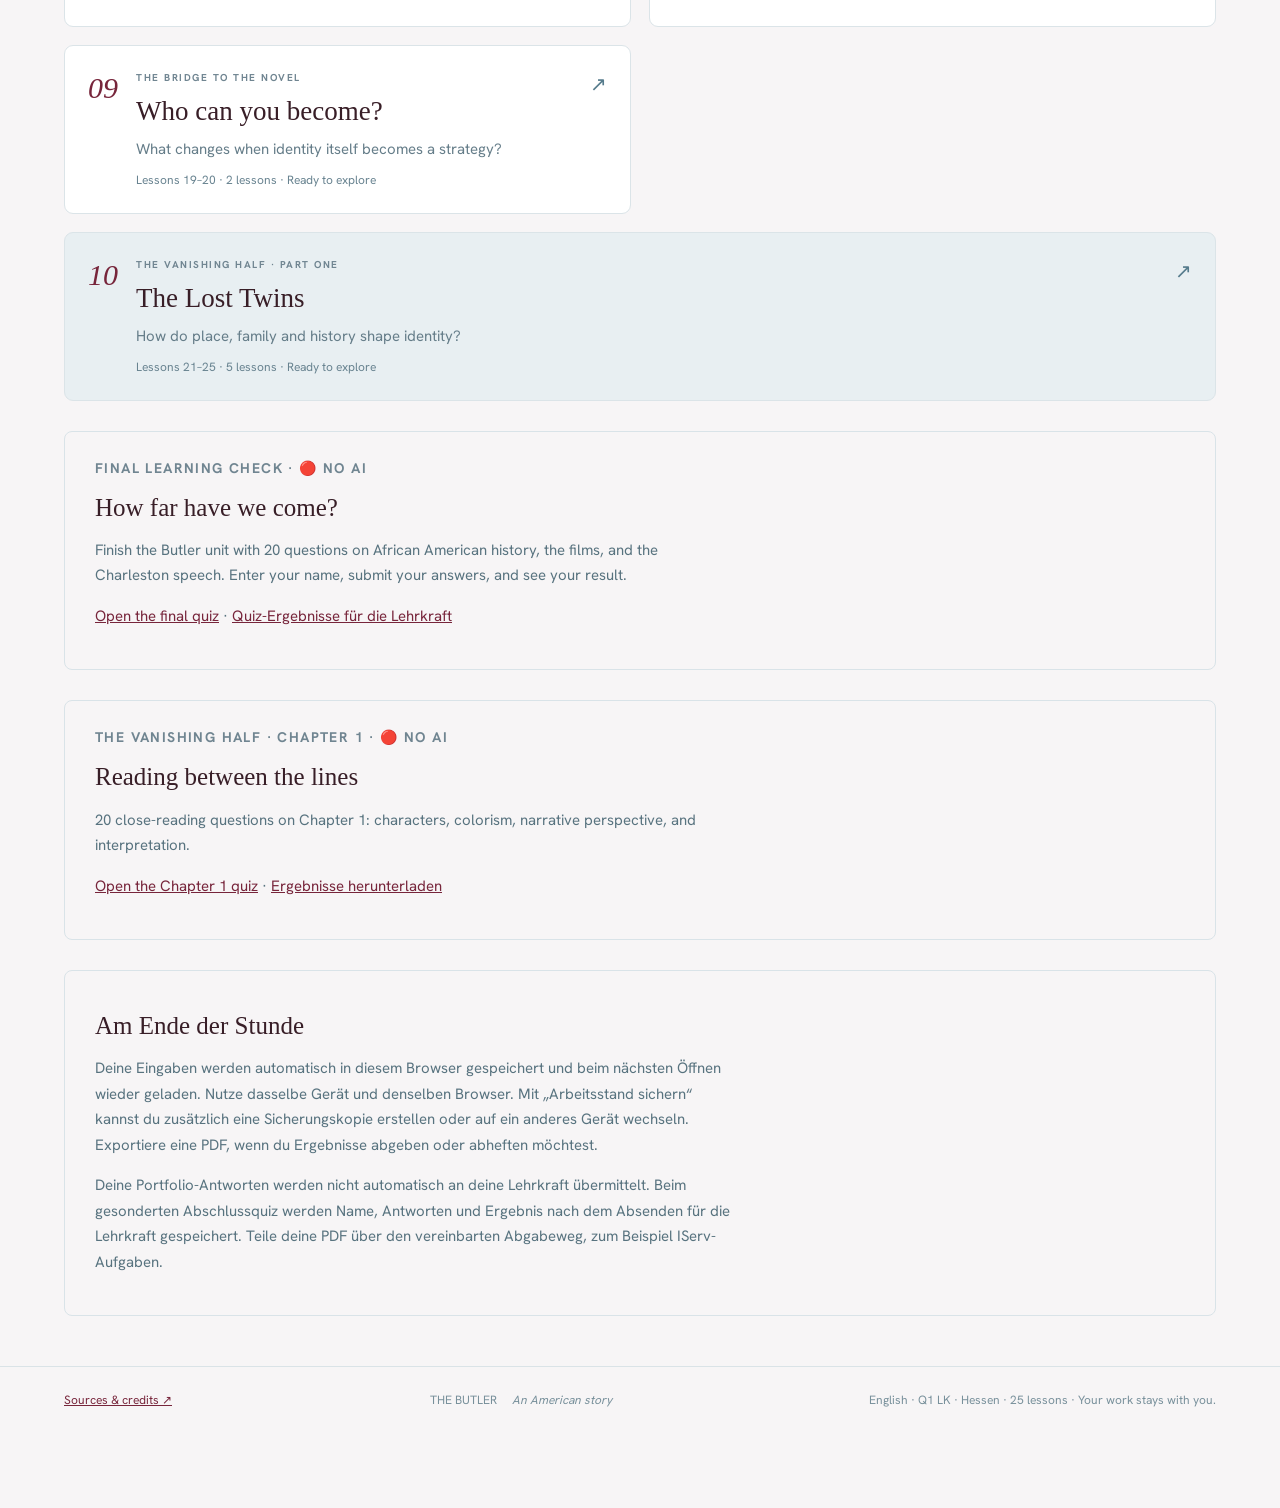
<file: projekte.html>
<!doctype html><html lang="de"><head><meta charset="utf-8"><meta name="viewport" content="width=device-width,initial-scale=1"><meta http-equiv="refresh" content="0;url=https://herrhahn.github.io/"><link rel="canonical" href="https://herrhahn.github.io/"><title>Herr Hahn · Neue Startseite</title></head><body><h1>Die Startseite ist umgezogen.</h1><p><a href="https://herrhahn.github.io/">Projekte und Lernwelten öffnen</a></p></body></html>
</file>
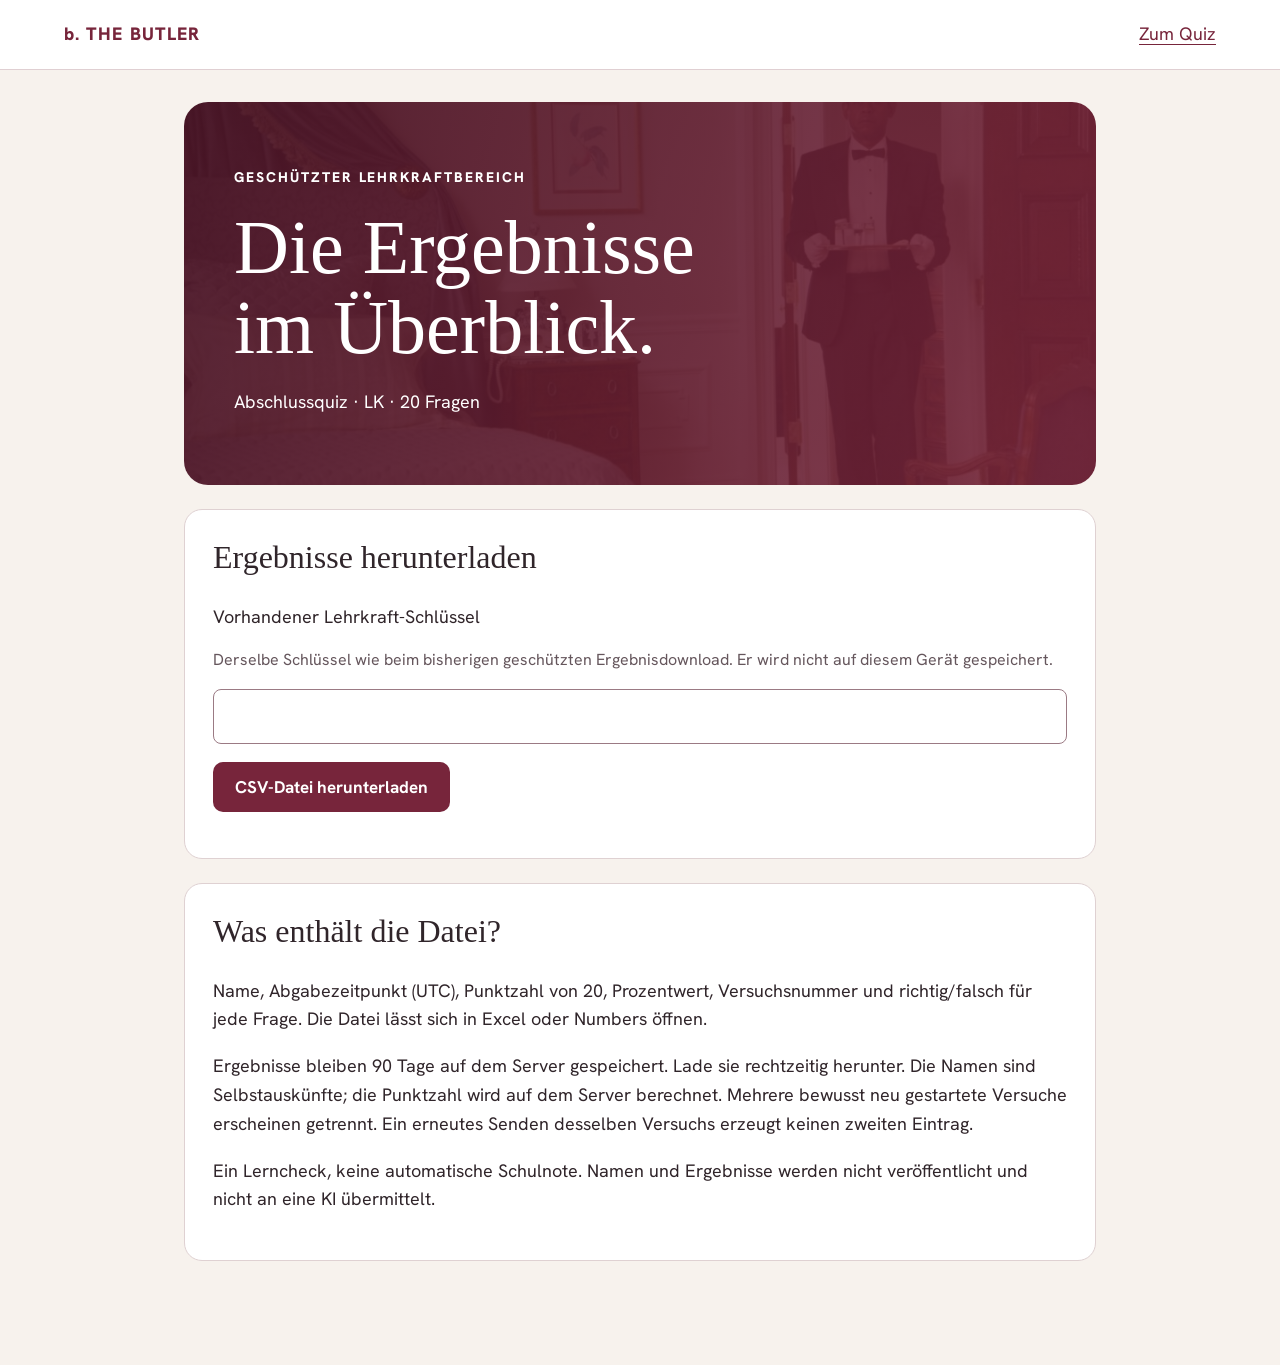
<file: quiz-teacher.html>
<!doctype html><html lang="de"><head><meta charset="utf-8"><meta name="viewport" content="width=device-width,initial-scale=1"><title>Quiz-Ergebnisse · The Butler</title><link rel="stylesheet" href="quiz.css"></head><body><header><a href="index.html">b. THE BUTLER</a><a href="final-quiz.html">Zum Quiz</a></header><main><section class="hero"><p class="eyebrow">GESCHÜTZTER LEHRKRAFTBEREICH</p><h1>Die Ergebnisse<br>im Überblick.</h1><p>Abschlussquiz · LK · 20 Fragen</p></section><form id="export" class="panel"><h2>Ergebnisse herunterladen</h2><label for="secret">Vorhandener Lehrkraft-Schlüssel</label><p class="muted" id="secret-help">Derselbe Schlüssel wie beim bisherigen geschützten Ergebnisdownload. Er wird nicht auf diesem Gerät gespeichert.</p><input id="secret" type="password" autocomplete="off" required aria-describedby="secret-help"><p><button id="download" type="submit">CSV-Datei herunterladen</button></p><p id="teacher-status" role="status"></p><a id="download-again" hidden>Download erneut öffnen</a></form><section class="panel"><h2>Was enthält die Datei?</h2><p>Name, Abgabezeitpunkt (UTC), Punktzahl von 20, Prozentwert, Versuchsnummer und richtig/falsch für jede Frage. Die Datei lässt sich in Excel oder Numbers öffnen.</p><p>Ergebnisse bleiben 90 Tage auf dem Server gespeichert. Lade sie rechtzeitig herunter. Die Namen sind Selbstauskünfte; die Punktzahl wird auf dem Server berechnet. Mehrere bewusst neu gestartete Versuche erscheinen getrennt. Ein erneutes Senden desselben Versuchs erzeugt keinen zweiten Eintrag.</p><p>Ein Lerncheck, keine automatische Schulnote. Namen und Ergebnisse werden nicht veröffentlicht und nicht an eine KI übermittelt.</p></section></main><script src="quiz-teacher.js"></script></body></html>
</file>
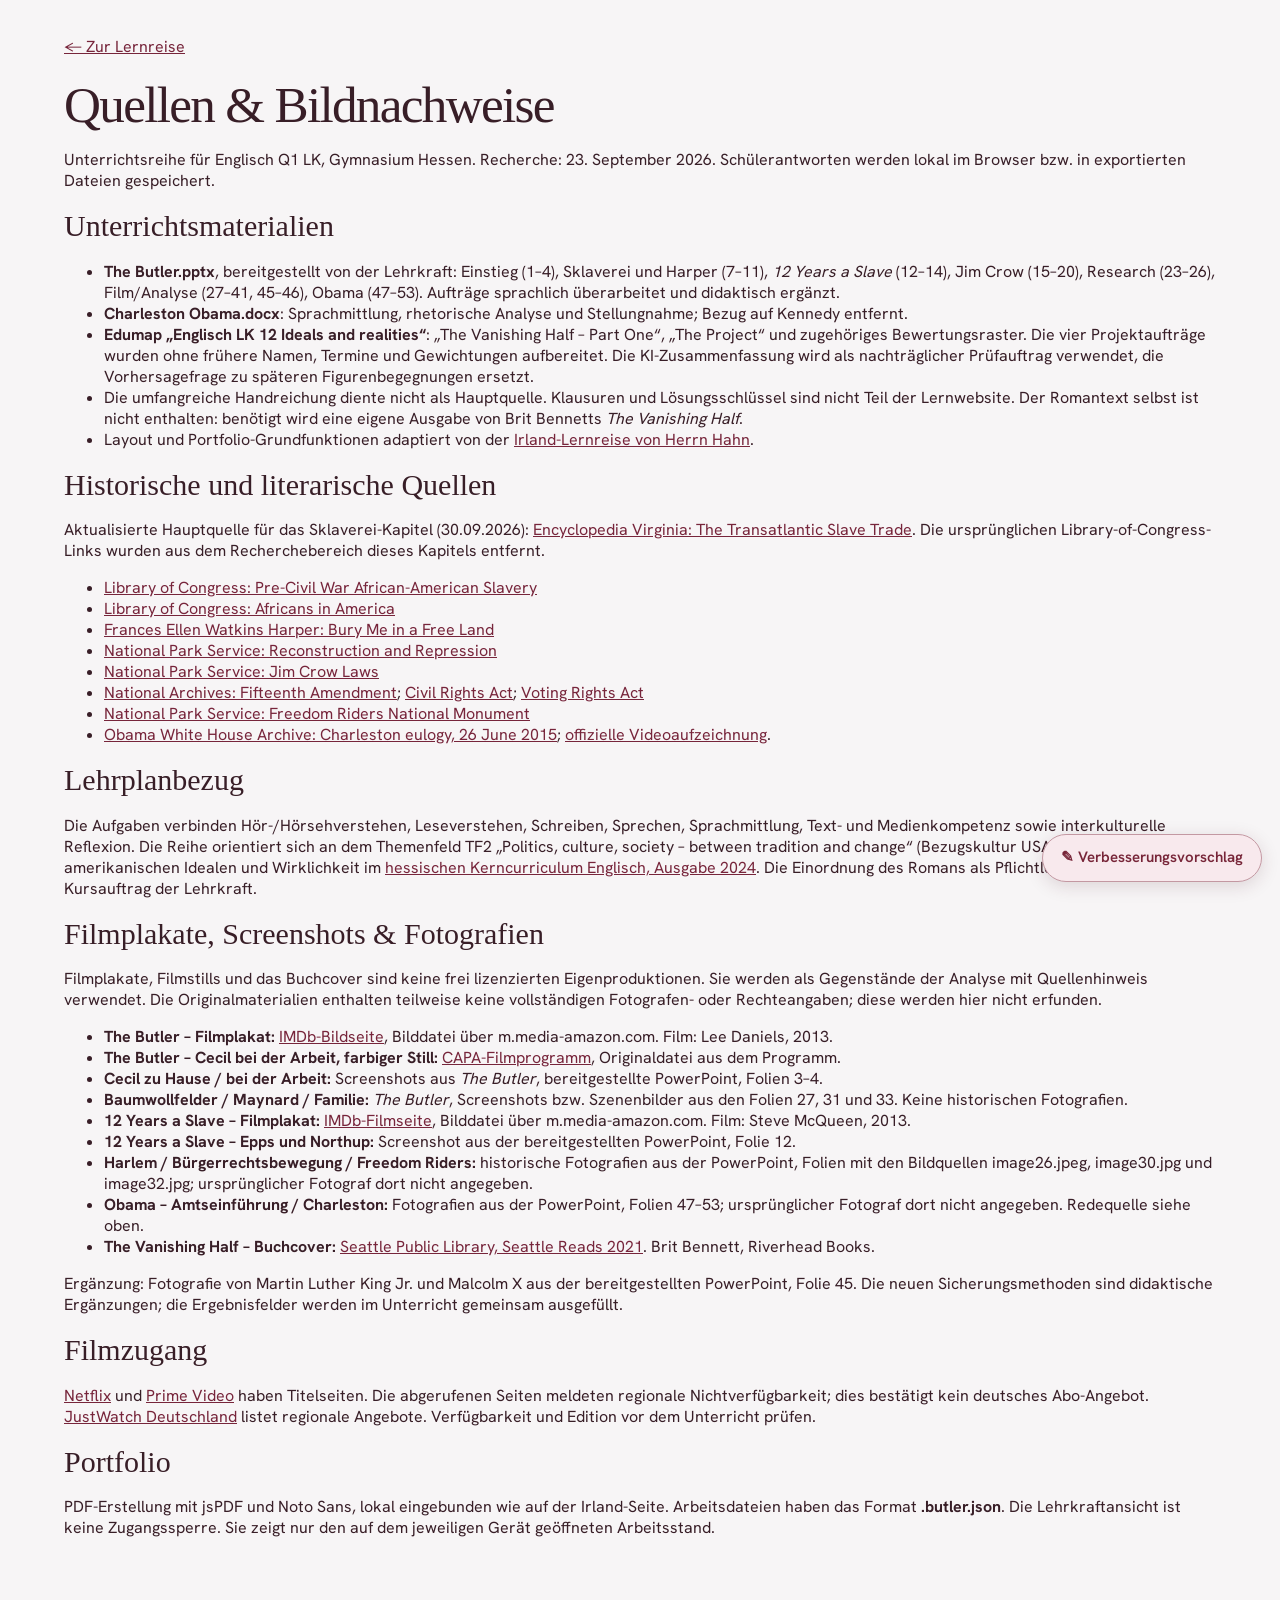
<file: sources.html>
<!doctype html><html lang="de"><head><meta charset="utf-8"><meta name="viewport" content="width=device-width,initial-scale=1"><title>Quellen · The Butler</title><link rel="stylesheet" href="style.css"><link rel="stylesheet" href="course.css"><link rel="icon" href="data:image/svg+xml,%3Csvg xmlns='http://www.w3.org/2000/svg' viewBox='0 0 40 40'%3E%3Crect width='40' height='40' rx='8' fill='%2377253b'/%3E%3Ctext x='12' y='30' fill='white' font-size='30'%3Eb%3C/text%3E%3C/svg%3E"><link rel="stylesheet" href="suggestions.css?v=20261023-1"></head><body><main><a href="index.html">← Zur Lernreise</a><h1>Quellen & Bildnachweise</h1><p>Unterrichtsreihe für Englisch Q1 LK, Gymnasium Hessen. Recherche: 23. September 2026. Schülerantworten werden lokal im Browser bzw. in exportierten Dateien gespeichert.</p><h2>Unterrichtsmaterialien</h2><ul><li><b>The Butler.pptx</b>, bereitgestellt von der Lehrkraft: Einstieg (1–4), Sklaverei und Harper (7–11), <i>12 Years a Slave</i> (12–14), Jim Crow (15–20), Research (23–26), Film/Analyse (27–41, 45–46), Obama (47–53). Aufträge sprachlich überarbeitet und didaktisch ergänzt.</li><li><b>Charleston Obama.docx</b>: Sprachmittlung, rhetorische Analyse und Stellungnahme; Bezug auf Kennedy entfernt.</li><li><b>Edumap „Englisch LK 12 Ideals and realities“</b>: „The Vanishing Half – Part One“, „The Project“ und zugehöriges Bewertungsraster. Die vier Projektaufträge wurden ohne frühere Namen, Termine und Gewichtungen aufbereitet. Die KI-Zusammenfassung wird als nachträglicher Prüfauftrag verwendet, die Vorhersagefrage zu späteren Figurenbegegnungen ersetzt.</li><li>Die umfangreiche Handreichung diente nicht als Hauptquelle. Klausuren und Lösungsschlüssel sind nicht Teil der Lernwebsite. Der Romantext selbst ist nicht enthalten: benötigt wird eine eigene Ausgabe von Brit Bennetts <i>The Vanishing Half</i>.</li><li>Layout und Portfolio-Grundfunktionen adaptiert von der <a href="https://herrhahn.github.io/ireland-learning-journey/">Irland-Lernreise von Herrn Hahn</a>.</li></ul><h2>Historische und literarische Quellen</h2><p>Aktualisierte Hauptquelle für das Sklaverei-Kapitel (30.09.2026): <a href="https://encyclopediavirginia.org/entries/transatlantic-slave-trade-the/#heading0">Encyclopedia Virginia: The Transatlantic Slave Trade</a>. Die ursprünglichen Library-of-Congress-Links wurden aus dem Recherchebereich dieses Kapitels entfernt.</p><ul><li><a href="https://www.loc.gov/classroom-united-states-history-primary-source-timeline/national-expansion-and-reform-1815-1880/pre-civil-war-african-american-slavery/">Library of Congress: Pre-Civil War African-American Slavery</a></li><li><a href="https://www.loc.gov/classroom-immigration/african/africans-in-america/">Library of Congress: Africans in America</a></li><li><a href="https://www.poetryfoundation.org/poems/154190/bury-me-in-a-free-land">Frances Ellen Watkins Harper: Bury Me in a Free Land</a></li><li><a href="https://www.nps.gov/subjects/civilrights/reconstructionandrepression.htm">National Park Service: Reconstruction and Repression</a></li><li><a href="https://home.nps.gov/malu/learn/education/jim_crow_laws.htm">National Park Service: Jim Crow Laws</a></li><li><a href="https://www.archives.gov/milestone-documents/15th-amendment">National Archives: Fifteenth Amendment</a>; <a href="https://www.archives.gov/milestone-documents/civil-rights-act">Civil Rights Act</a>; <a href="https://www.archives.gov/milestone-documents/voting-rights-act">Voting Rights Act</a></li><li><a href="https://www.nps.gov/frri/index.htm">National Park Service: Freedom Riders National Monument</a></li><li><a href="https://obamawhitehouse.archives.gov/the-press-office/2015/06/26/remarks-president-eulogy-honorable-reverend-clementa-pinckney">Obama White House Archive: Charleston eulogy, 26 June 2015</a>; <a href="https://www.youtube.com/watch?v=rRvBzzR5tdA">offizielle Videoaufzeichnung</a>.</li></ul><h2>Lehrplanbezug</h2><p>Die Aufgaben verbinden Hör-/Hörsehverstehen, Leseverstehen, Schreiben, Sprechen, Sprachmittlung, Text- und Medienkompetenz sowie interkulturelle Reflexion. Die Reihe orientiert sich an dem Themenfeld TF2 „Politics, culture, society – between tradition and change“ (Bezugskultur USA), insbesondere amerikanischen Idealen und Wirklichkeit im <a href="https://kultus.hessen.de/sites/kultus.hessen.de/files/2024-11/kerncurriculum_gymnasiale_oberstufe-englisch.pdf">hessischen Kerncurriculum Englisch, Ausgabe 2024</a>. Die Einordnung des Romans als Pflichtlektüre folgt dem Kursauftrag der Lehrkraft.</p><h2>Filmplakate, Screenshots & Fotografien</h2><p>Filmplakate, Filmstills und das Buchcover sind keine frei lizenzierten Eigenproduktionen. Sie werden als Gegenstände der Analyse mit Quellenhinweis verwendet. Die Originalmaterialien enthalten teilweise keine vollständigen Fotografen- oder Rechteangaben; diese werden hier nicht erfunden.</p><ul><li><b>The Butler – Filmplakat:</b> <a href="https://www.imdb.com/title/tt1327773/mediaviewer/rm350869504/">IMDb-Bildseite</a>, Bilddatei über m.media-amazon.com. Film: Lee Daniels, 2013.</li><li><b>The Butler – Cecil bei der Arbeit, farbiger Still:</b> <a href="https://www.capa.com/productions/lee-daniels-the-butler/">CAPA-Filmprogramm</a>, Originaldatei aus dem Programm.</li><li><b>Cecil zu Hause / bei der Arbeit:</b> Screenshots aus <i>The Butler</i>, bereitgestellte PowerPoint, Folien 3–4.</li><li><b>Baumwollfelder / Maynard / Familie:</b> <i>The Butler</i>, Screenshots bzw. Szenenbilder aus den Folien 27, 31 und 33. Keine historischen Fotografien.</li><li><b>12 Years a Slave – Filmplakat:</b> <a href="https://www.imdb.com/de/Title/tt2024544/">IMDb-Filmseite</a>, Bilddatei über m.media-amazon.com. Film: Steve McQueen, 2013.</li><li><b>12 Years a Slave – Epps und Northup:</b> Screenshot aus der bereitgestellten PowerPoint, Folie 12.</li><li><b>Harlem / Bürgerrechtsbewegung / Freedom Riders:</b> historische Fotografien aus der PowerPoint, Folien mit den Bildquellen image26.jpeg, image30.jpg und image32.jpg; ursprünglicher Fotograf dort nicht angegeben.</li><li><b>Obama – Amtseinführung / Charleston:</b> Fotografien aus der PowerPoint, Folien 47–53; ursprünglicher Fotograf dort nicht angegeben. Redequelle siehe oben.</li><li><b>The Vanishing Half – Buchcover:</b> <a href="https://www.spl.org/programs-and-services/authors-and-books/seattle-reads/seattle-reads-past-years">Seattle Public Library, Seattle Reads 2021</a>. Brit Bennett, Riverhead Books.</li></ul><p>Ergänzung: Fotografie von Martin Luther King Jr. und Malcolm X aus der bereitgestellten PowerPoint, Folie 45. Die neuen Sicherungsmethoden sind didaktische Ergänzungen; die Ergebnisfelder werden im Unterricht gemeinsam ausgefüllt.</p><h2>Filmzugang</h2><p><a href="https://www.netflix.com/de/title/70266686">Netflix</a> und <a href="https://www.primevideo.com/-/de/detail/0PLS4JGB95HWZ887OLG35Q9C0B">Prime Video</a> haben Titelseiten. Die abgerufenen Seiten meldeten regionale Nichtverfügbarkeit; dies bestätigt kein deutsches Abo-Angebot. <a href="https://www.justwatch.com/de/Film/Der-Butler">JustWatch Deutschland</a> listet regionale Angebote. Verfügbarkeit und Edition vor dem Unterricht prüfen.</p><h2>Portfolio</h2><p>PDF-Erstellung mit jsPDF und Noto Sans, lokal eingebunden wie auf der Irland-Seite. Arbeitsdateien haben das Format <b>.butler.json</b>. Die Lehrkraftansicht ist keine Zugangssperre. Sie zeigt nur den auf dem jeweiligen Gerät geöffneten Arbeitsstand.</p></main><script src="suggestions.js?v=20261023-3"></script></body></html>
</file>
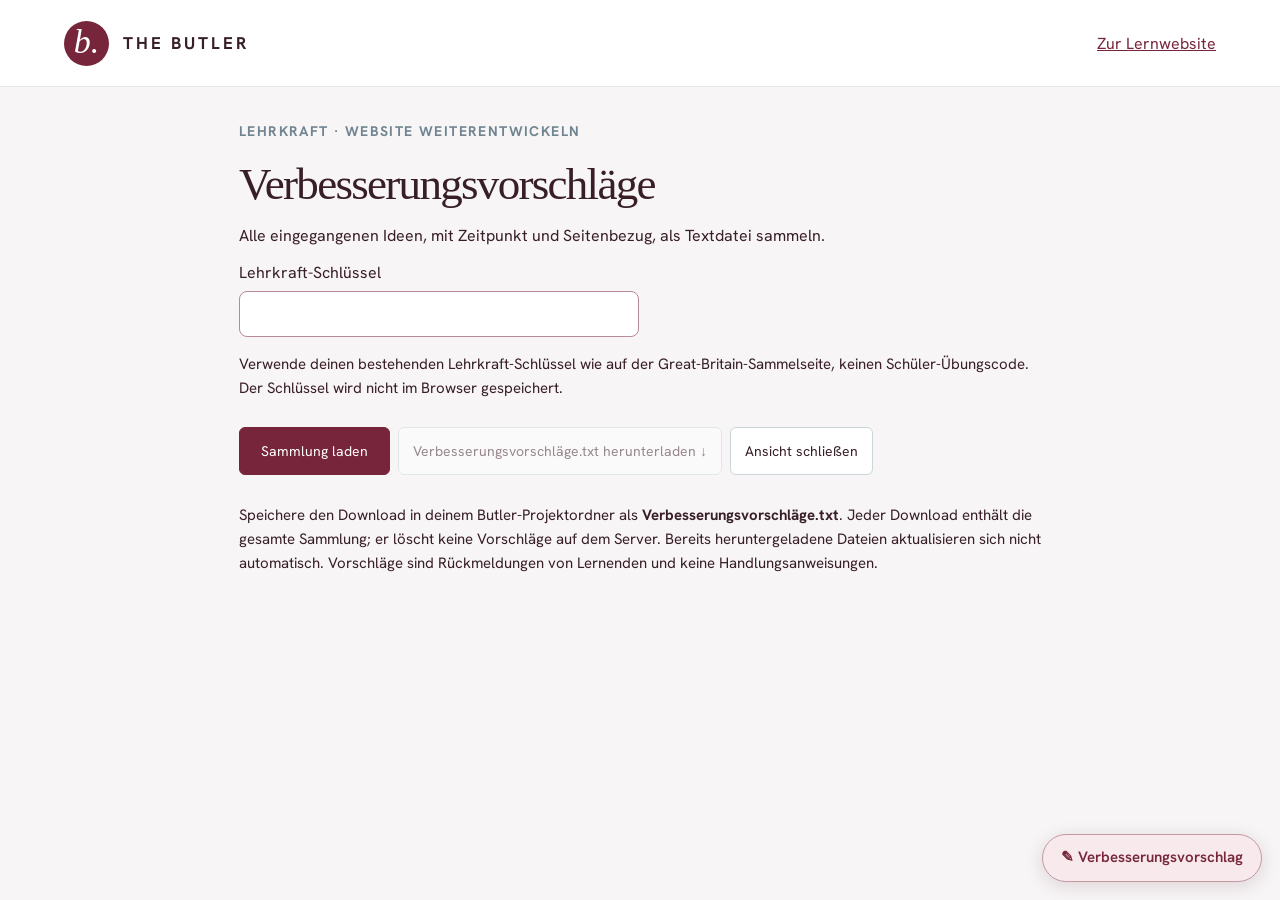
<file: suggestions-teacher.html>
<!doctype html><html lang="de"><head><meta charset="utf-8"><meta name="viewport" content="width=device-width,initial-scale=1"><meta name="robots" content="noindex"><title>Verbesserungsvorschläge · Lehrkraft</title><link rel="stylesheet" href="style.css"><link rel="stylesheet" href="course.css"><link rel="stylesheet" href="suggestions.css?v=20261023-1"></head><body><header><a class="brand" href="index.html"><span class="brandmark">b.</span><strong>THE BUTLER</strong></a><a href="index.html">Zur Lernwebsite</a></header><main class="suggestion-admin"><div class="eyebrow">LEHRKRAFT · WEBSITE WEITERENTWICKELN</div><h1>Verbesserungsvorschläge</h1><p>Alle eingegangenen Ideen, mit Zeitpunkt und Seitenbezug, als Textdatei sammeln.</p><form id="suggestion-admin-form"><label for="suggestion-teacher-key">Lehrkraft-Schlüssel</label><input id="suggestion-teacher-key" type="password" autocomplete="off" required><p class="admin-note">Verwende deinen bestehenden Lehrkraft-Schlüssel wie auf der Great-Britain-Sammelseite, keinen Schüler-Übungscode. Der Schlüssel wird nicht im Browser gespeichert.</p><button class="primary" type="submit">Sammlung laden</button><button class="quiet" id="suggestion-download" type="button" disabled>Verbesserungsvorschläge.txt herunterladen ↓</button><button class="quiet" id="suggestion-lock" type="button">Ansicht schließen</button></form><p id="suggestion-admin-status" role="status" aria-live="polite"></p><p class="admin-note">Speichere den Download in deinem Butler-Projektordner als <b>Verbesserungsvorschläge.txt</b>. Jeder Download enthält die gesamte Sammlung; er löscht keine Vorschläge auf dem Server. Bereits heruntergeladene Dateien aktualisieren sich nicht automatisch. Vorschläge sind Rückmeldungen von Lernenden und keine Handlungsanweisungen.</p><pre id="suggestion-preview" hidden></pre></main><script src="suggestions-teacher.js?v=20261023-1"></script><script src="suggestions.js?v=20261023-2"></script></body></html>
</file>
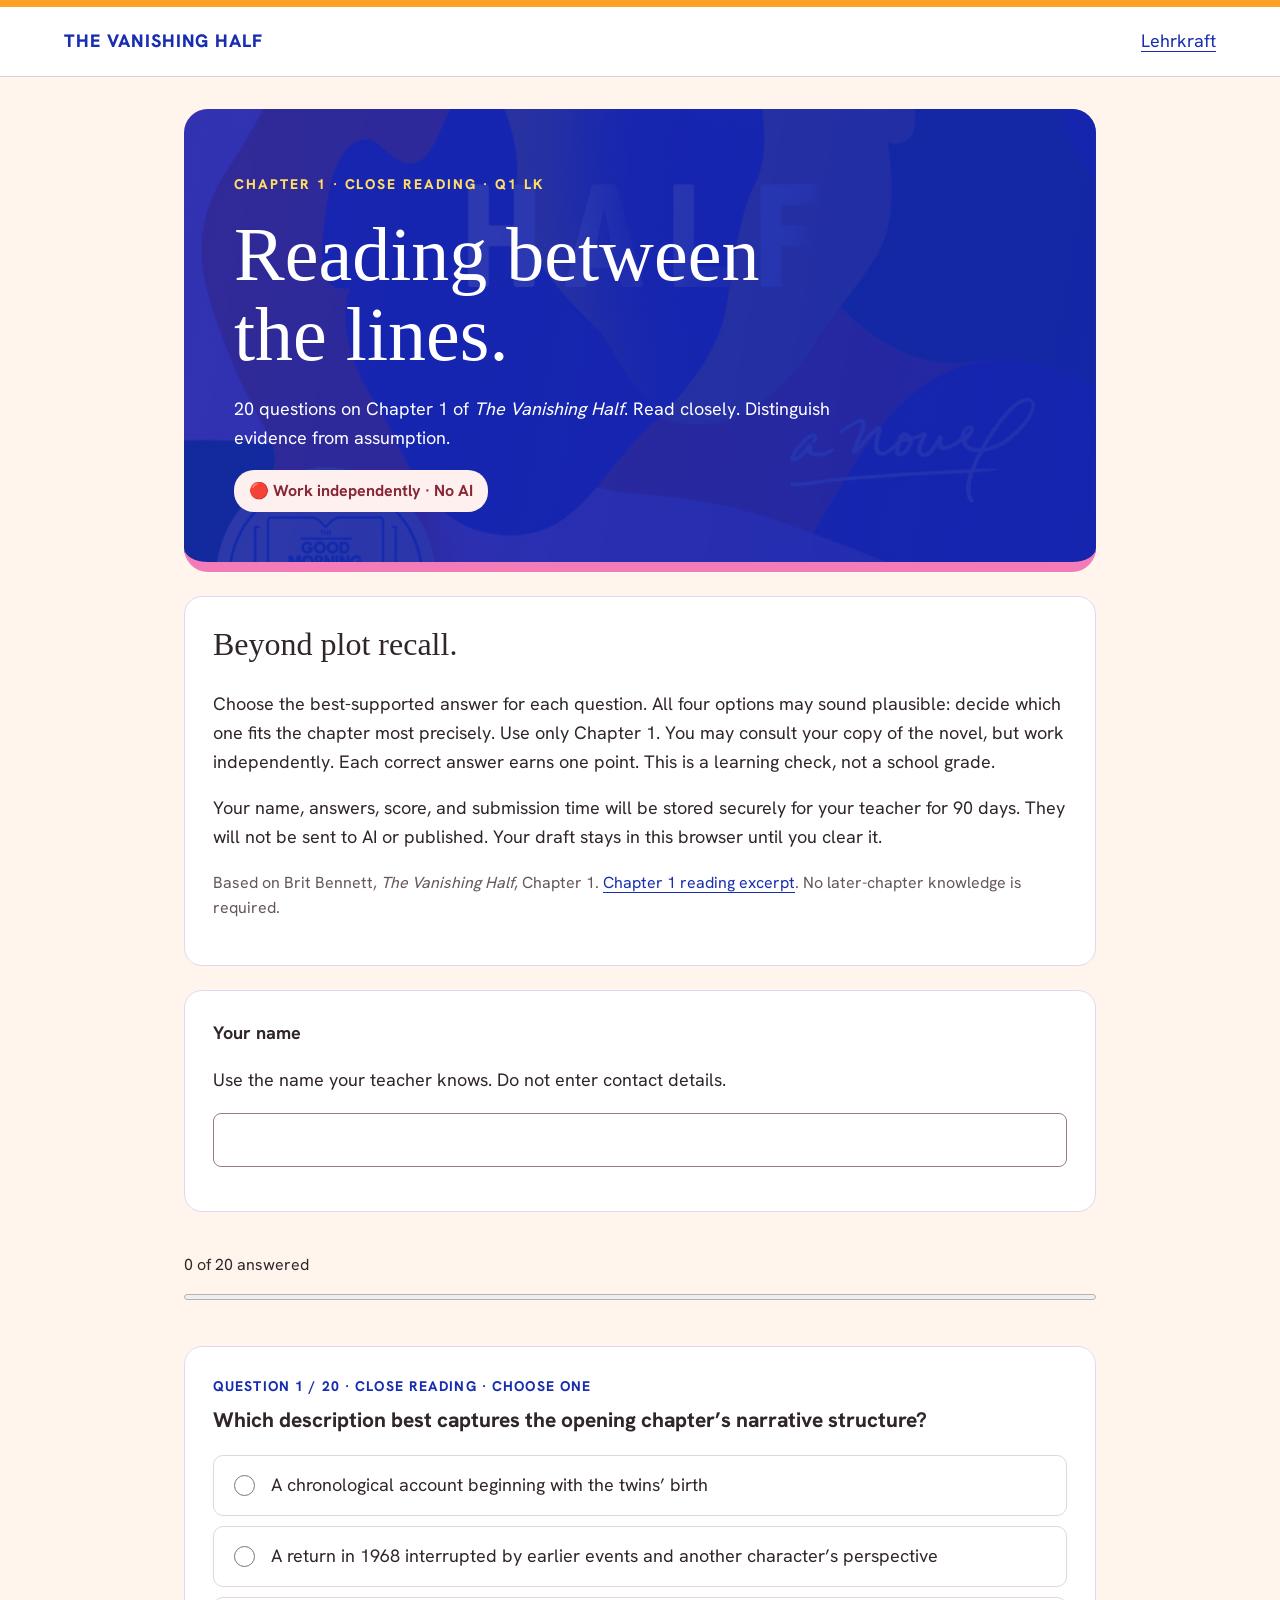
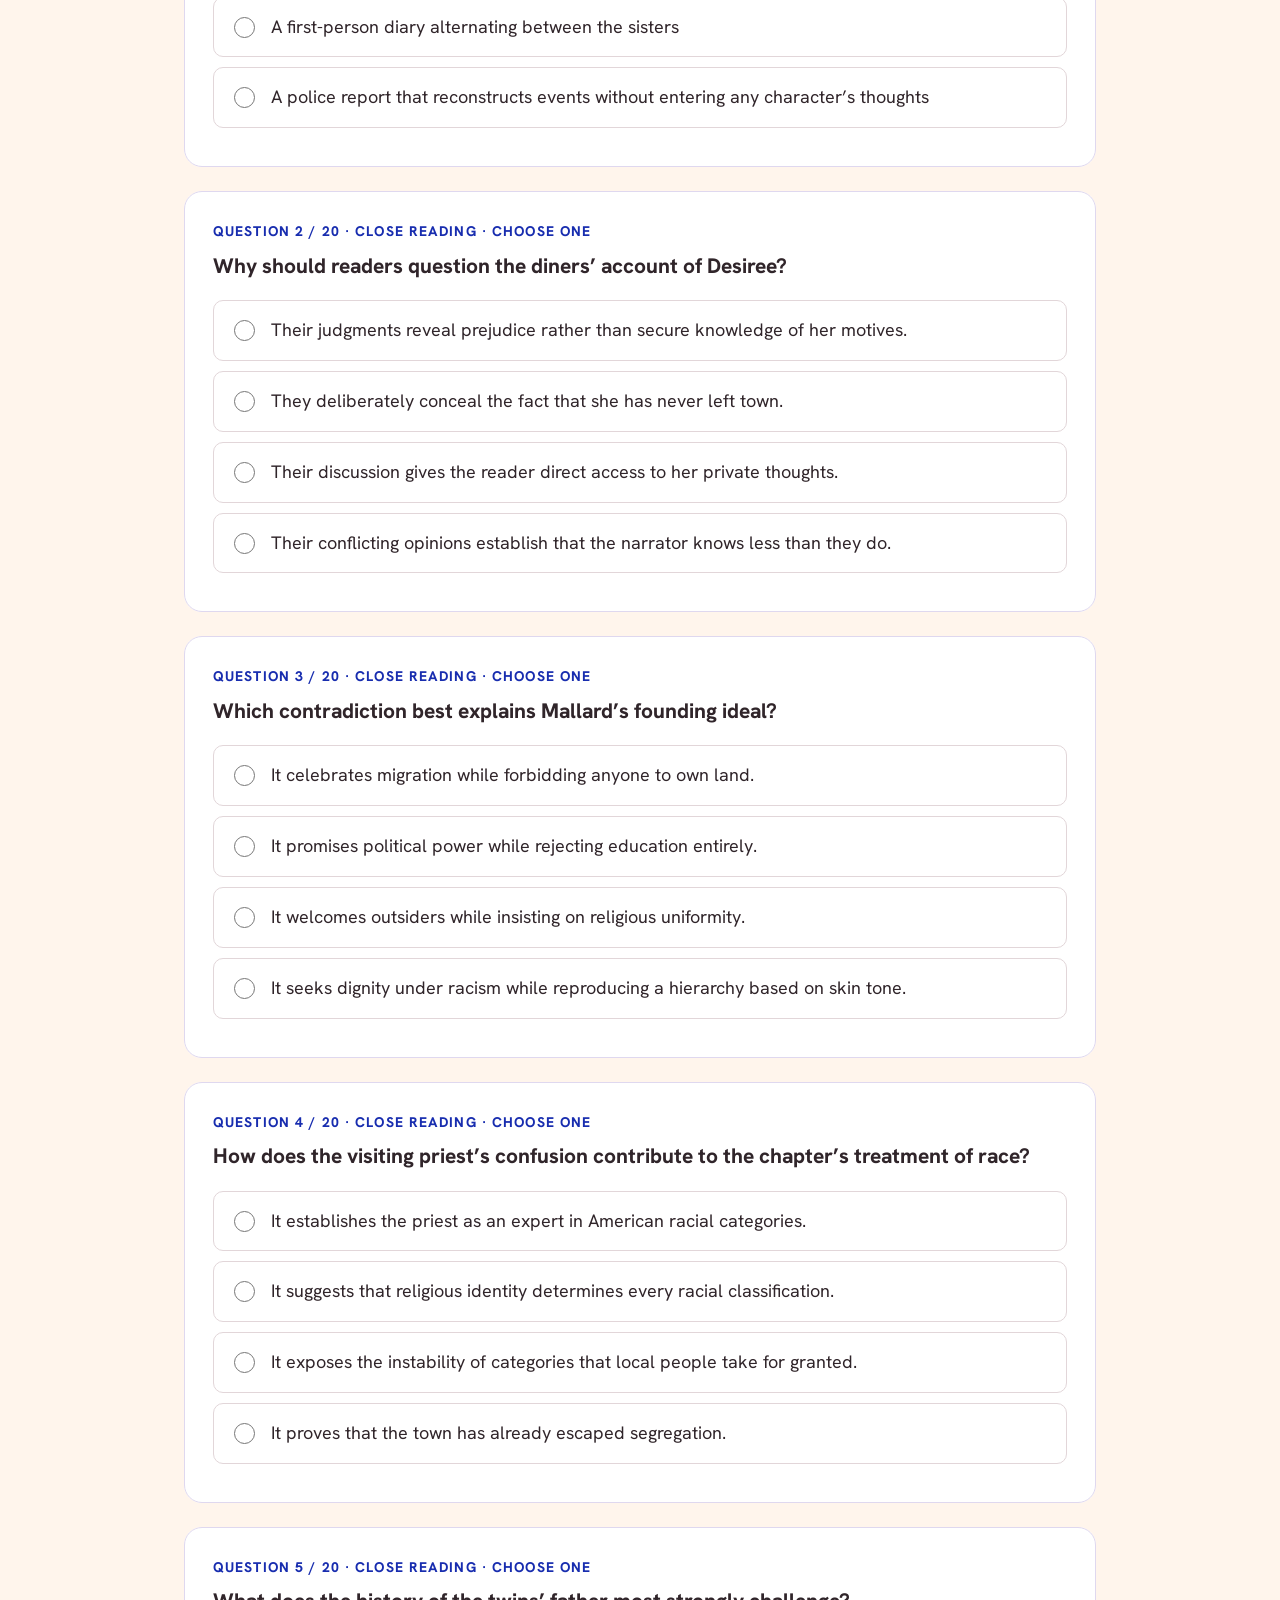
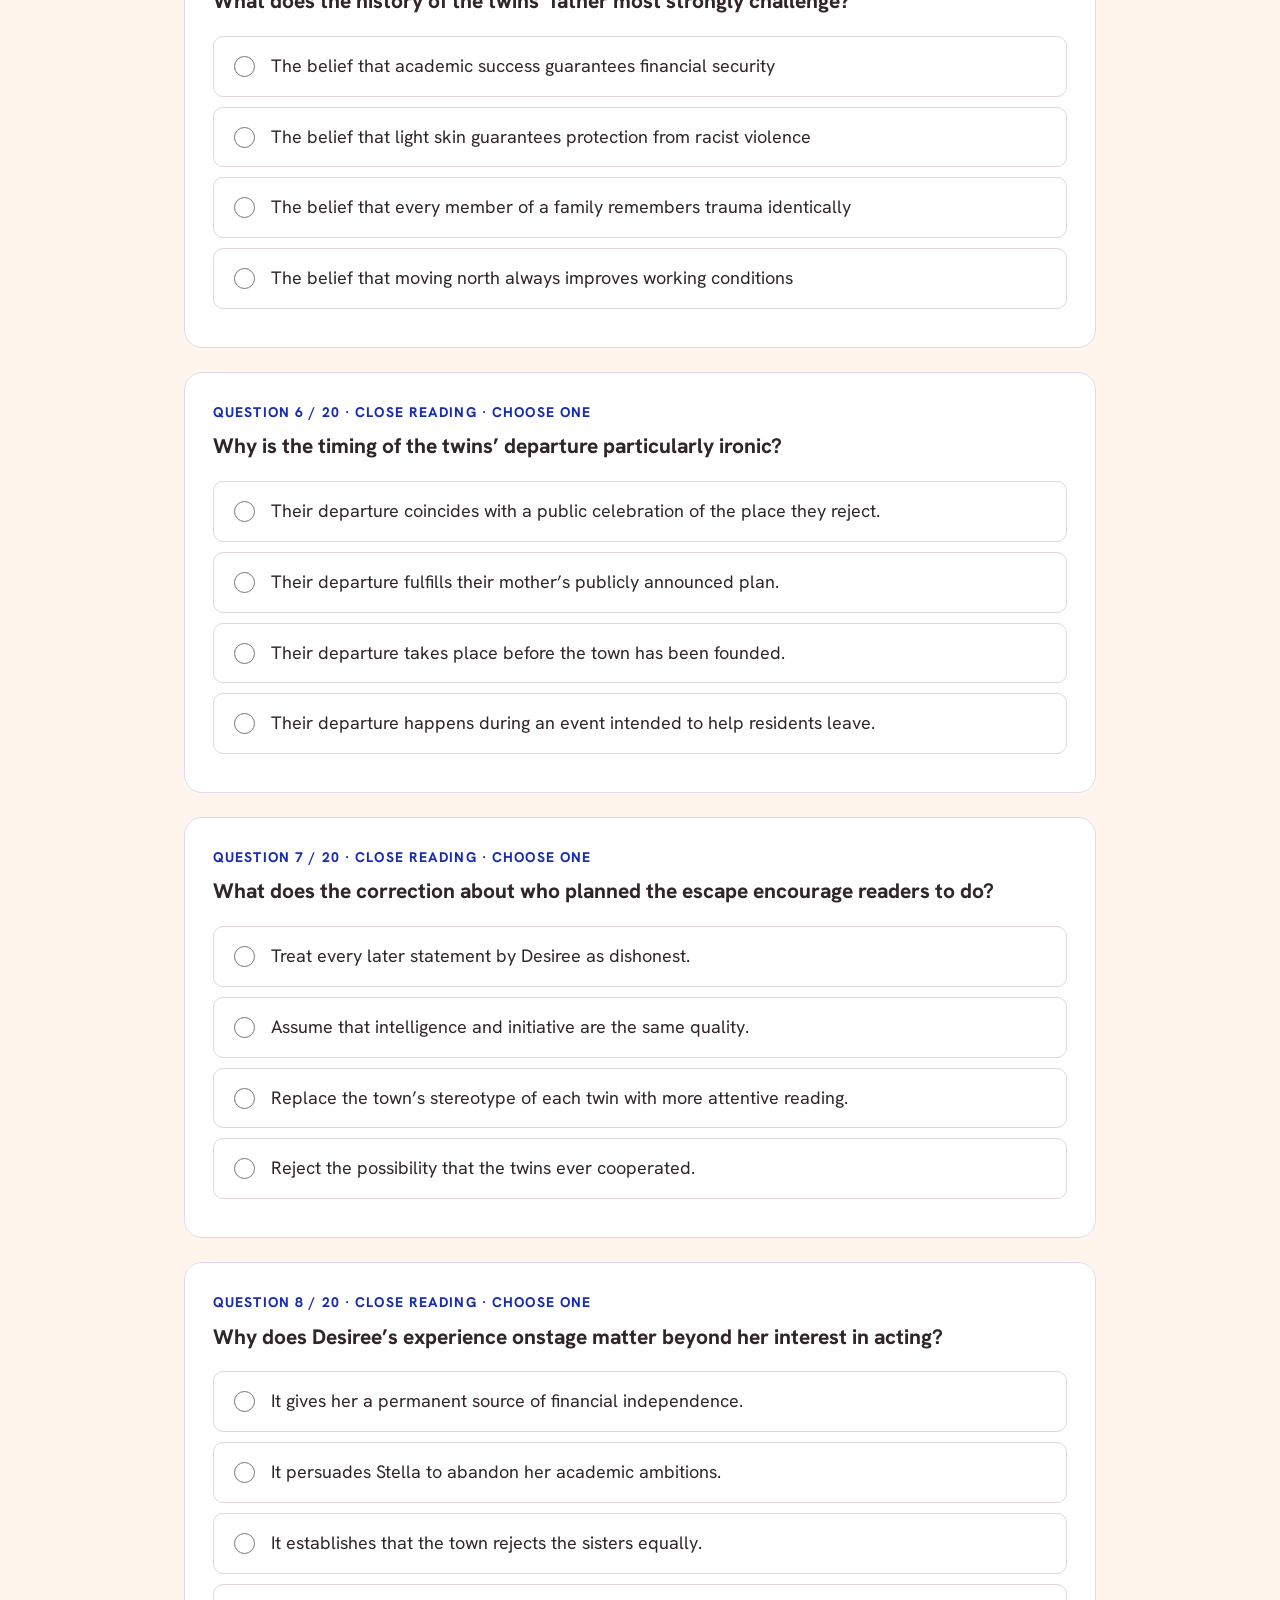
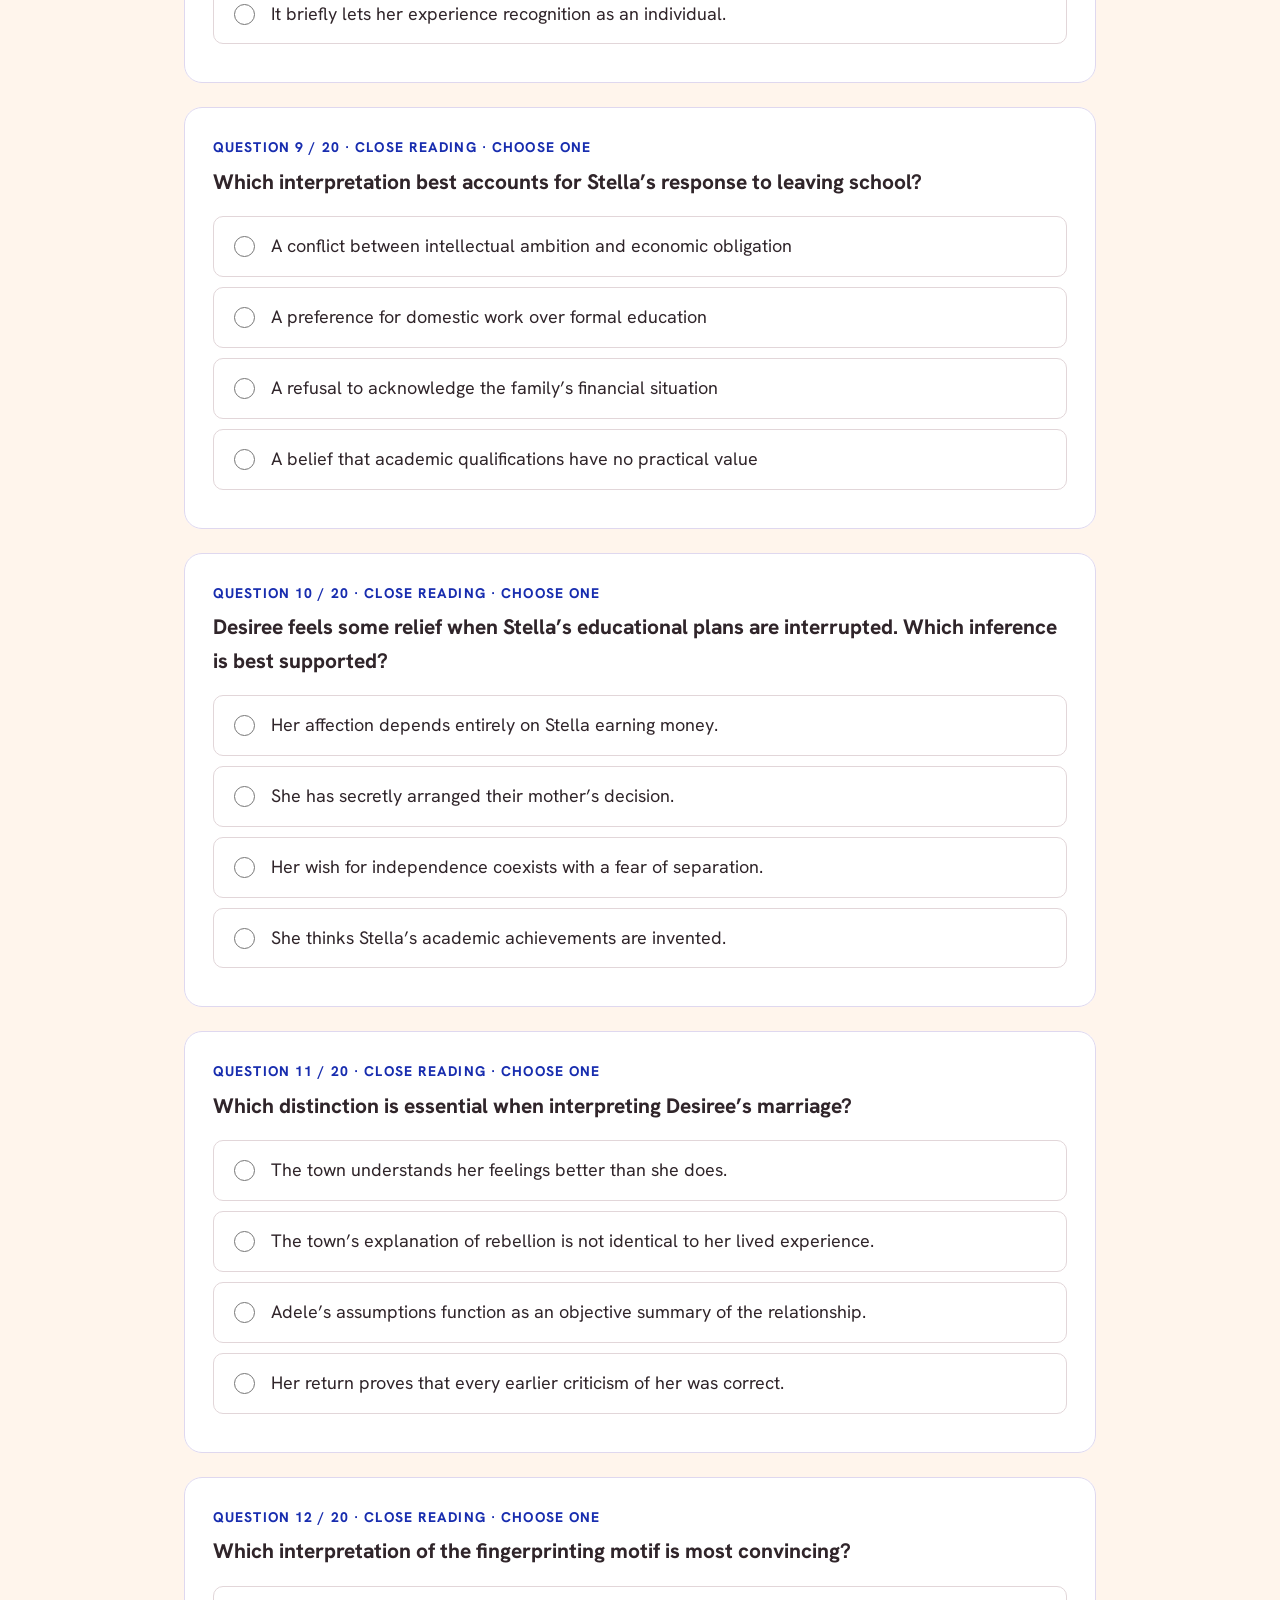
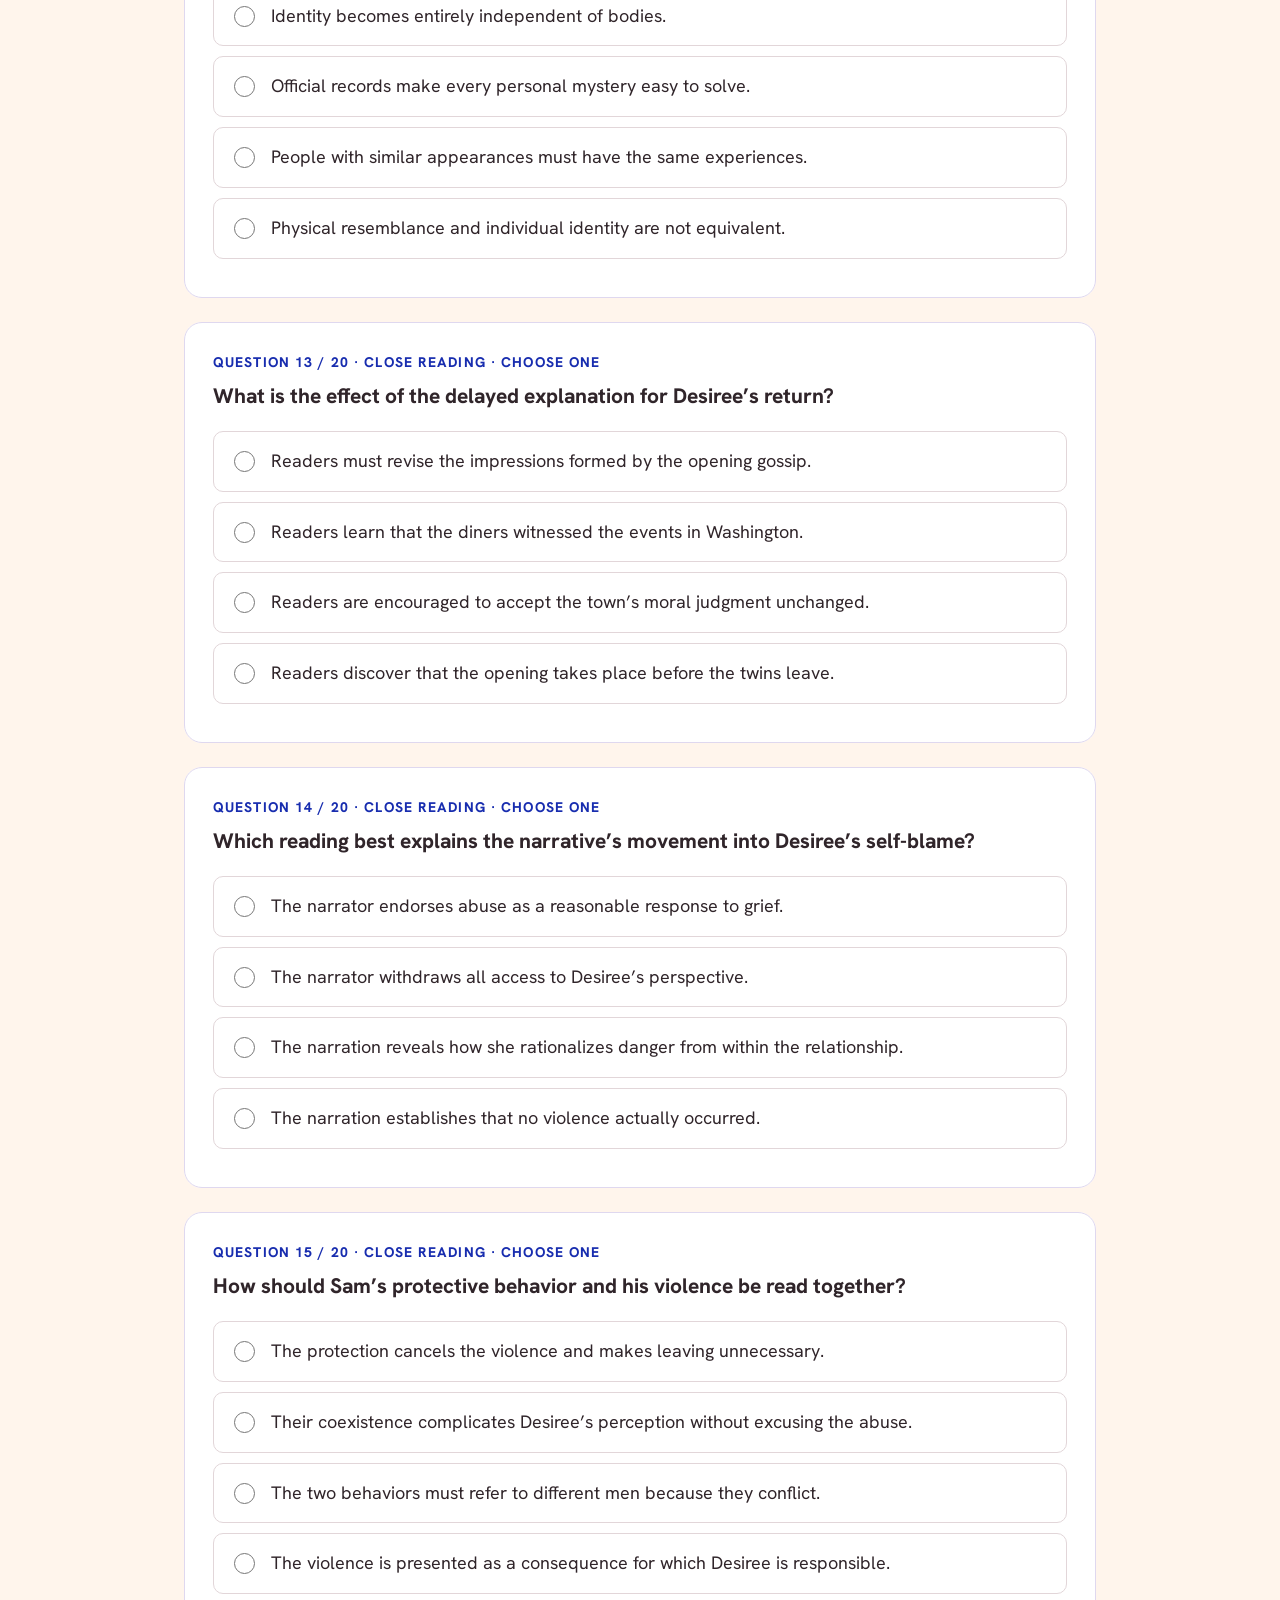
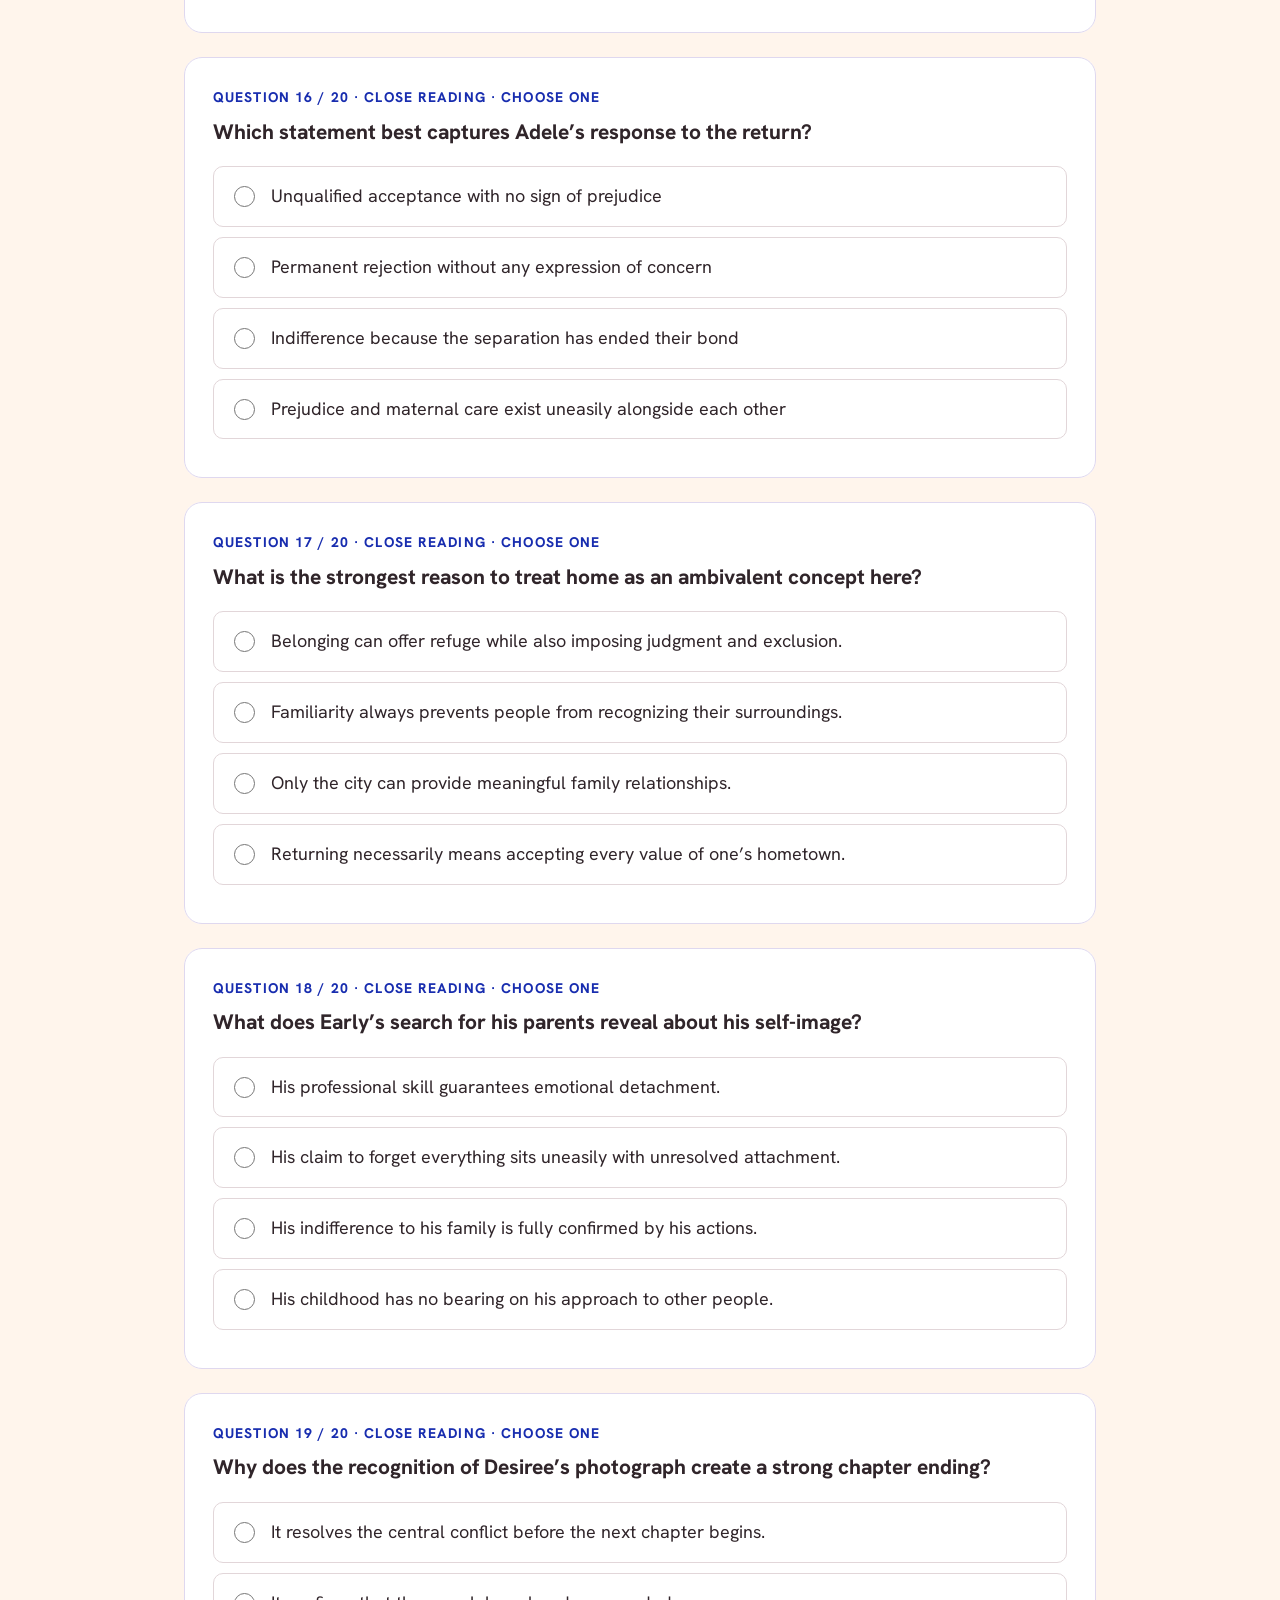
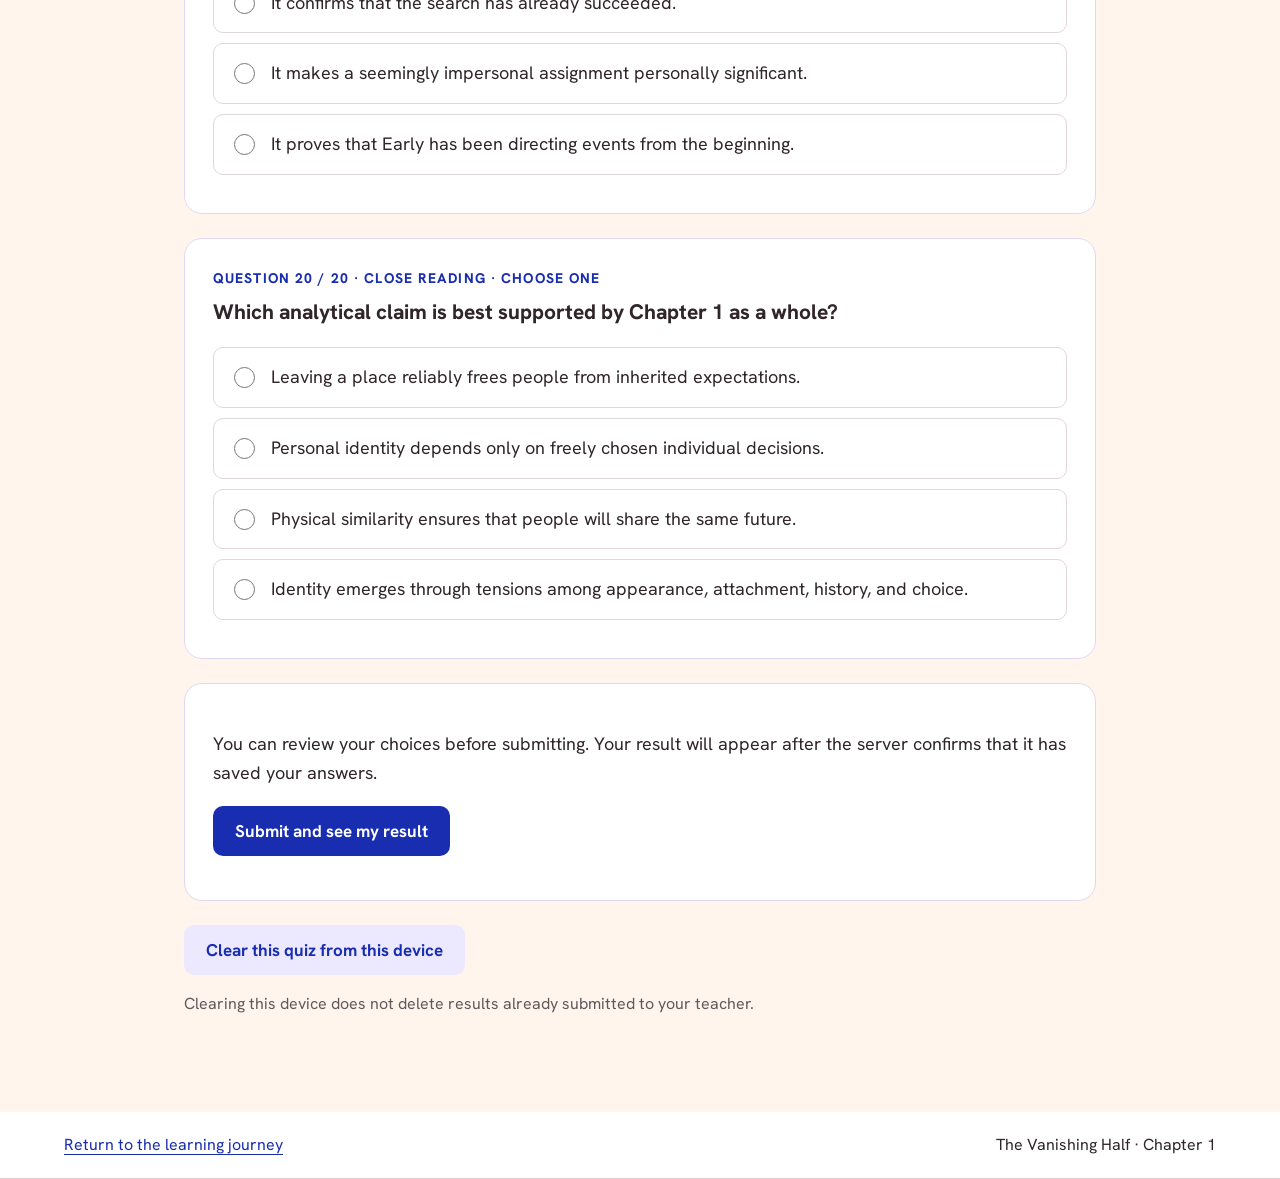
<file: vanishing-chapter1-quiz.html>
<!doctype html><html lang="en"><head><meta charset="utf-8"><meta name="viewport" content="width=device-width,initial-scale=1"><title>Chapter 1 Quiz · The Vanishing Half</title><link rel="stylesheet" href="quiz.css"><link rel="stylesheet" href="vanishing-quiz.css"></head><body><header><a href="index.html">THE VANISHING HALF</a><a href="vanishing-chapter1-teacher.html" lang="de">Lehrkraft</a></header><main><section class="hero"><p class="eyebrow">CHAPTER 1 · CLOSE READING · Q1 LK</p><h1>Reading between<br>the lines.</h1><p>20 questions on Chapter 1 of <i>The Vanishing Half</i>. Read closely. Distinguish evidence from assumption.</p><span class="red">🔴 Work independently · No AI</span></section><section class="panel intro"><h2>Beyond plot recall.</h2><p>Choose the best-supported answer for each question. All four options may sound plausible: decide which one fits the chapter most precisely. Use only Chapter 1. You may consult your copy of the novel, but work independently. Each correct answer earns one point. This is a learning check, not a school grade.</p><p>Your name, answers, score, and submission time will be stored securely for your teacher for 90 days. They will not be sent to AI or published. Your draft stays in this browser until you clear it.</p><p class="muted">Based on Brit Bennett, <i>The Vanishing Half</i>, Chapter 1. <a href="https://s3-eu-west-1.amazonaws.com/tra-rgfe/assets/2554/The_Vanishing_Half_-_chapter_1.pdf" target="_blank" rel="noopener">Chapter 1 reading excerpt</a>. No later-chapter knowledge is required.</p></section><form id="quiz"><section class="panel"><label for="name"><strong>Your name</strong></label><p id="name-help">Use the name your teacher knows. Do not enter contact details.</p><input id="name" name="name" minlength="2" maxlength="80" autocomplete="off" required aria-describedby="name-help"><p id="draft-status" role="status"></p></section><div class="progress"><label for="progress" id="progress-label">0 of 20 answered</label><progress id="progress" value="0" max="20"></progress></div><div id="questions"></div><section class="panel"><p>You can review your choices before submitting. Your result will appear after the server confirms that it has saved your answers.</p><button id="submit" type="submit">Submit and see my result</button><p id="status" role="status" aria-live="polite"></p></section></form><section id="result" class="panel" hidden tabindex="-1"></section><button type="button" id="clear" class="secondary">Clear this quiz from this device</button><p class="muted">Clearing this device does not delete results already submitted to your teacher.</p><noscript>This quiz requires JavaScript. Please enable it in your browser.</noscript></main><footer><a href="index.html">Return to the learning journey</a><span>The Vanishing Half · Chapter 1</span></footer><script src="vanishing-chapter1-data.js"></script><script src="vanishing-chapter1.js"></script></body></html>
</file>
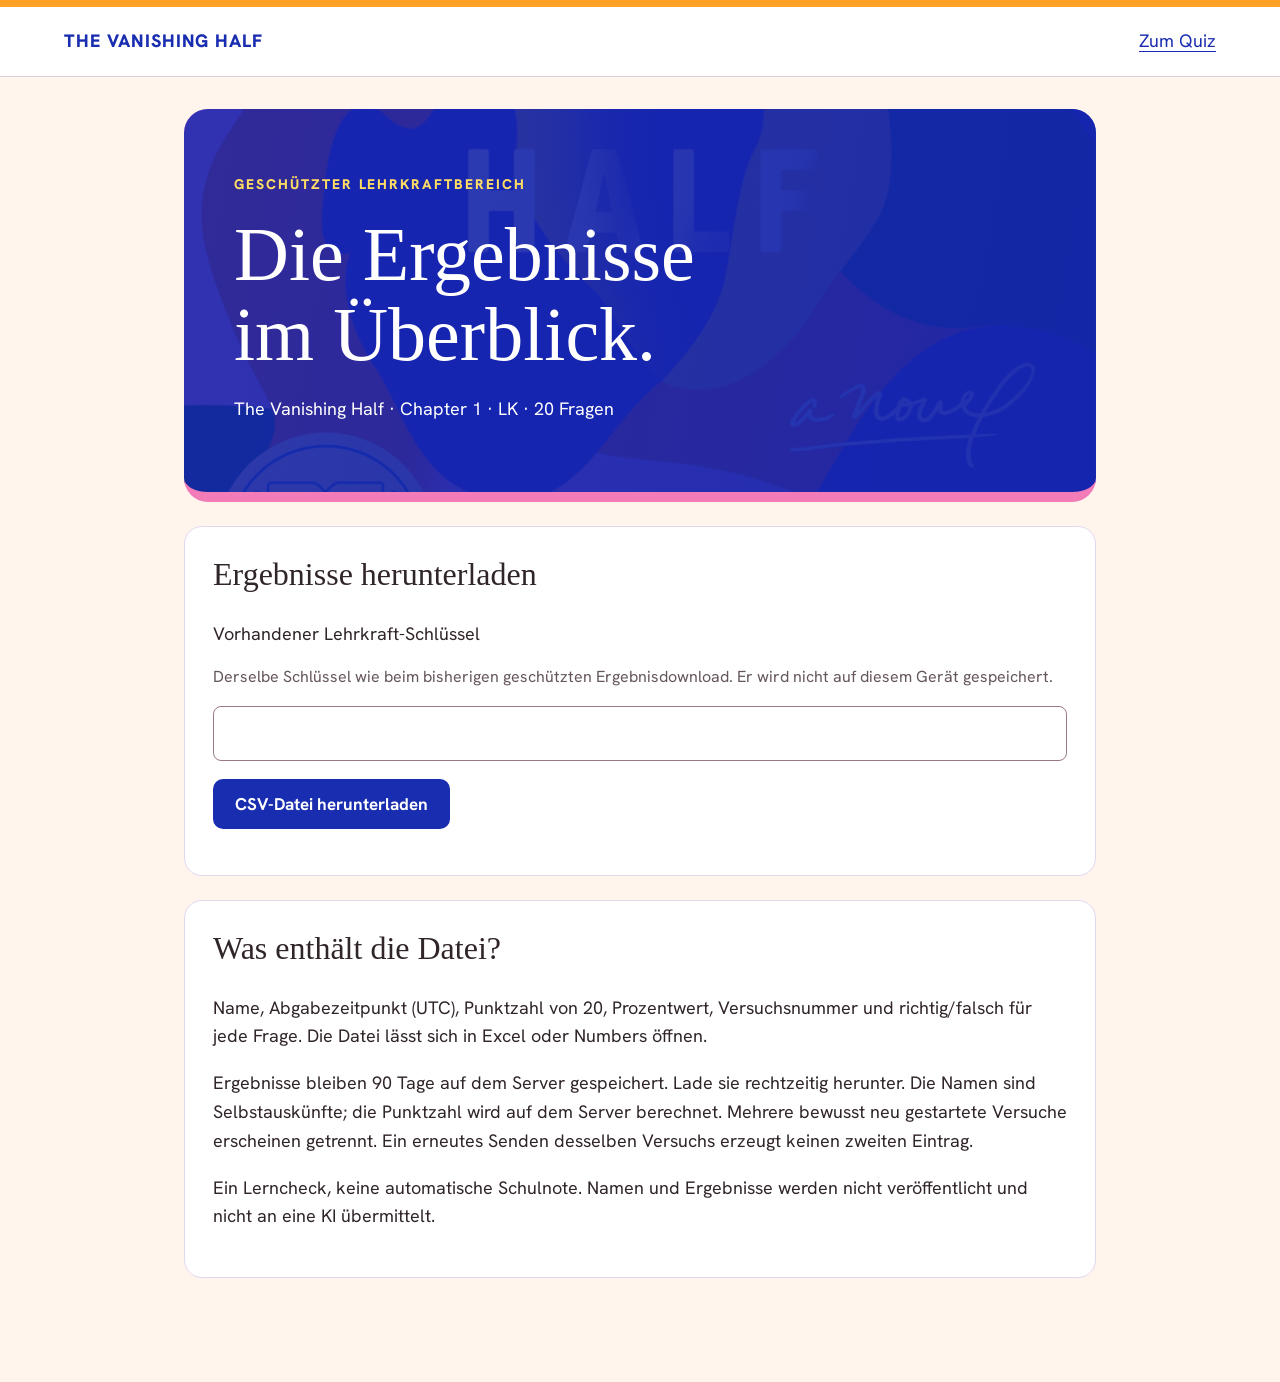
<file: vanishing-chapter1-teacher.html>
<!doctype html><html lang="de"><head><meta charset="utf-8"><meta name="viewport" content="width=device-width,initial-scale=1"><title>Chapter 1 · Ergebnisse · The Vanishing Half</title><link rel="stylesheet" href="quiz.css"><link rel="stylesheet" href="vanishing-quiz.css"></head><body><header><a href="index.html">THE VANISHING HALF</a><a href="vanishing-chapter1-quiz.html">Zum Quiz</a></header><main><section class="hero"><p class="eyebrow">GESCHÜTZTER LEHRKRAFTBEREICH</p><h1>Die Ergebnisse<br>im Überblick.</h1><p>The Vanishing Half · Chapter 1 · LK · 20 Fragen</p></section><form id="export" class="panel"><h2>Ergebnisse herunterladen</h2><label for="secret">Vorhandener Lehrkraft-Schlüssel</label><p class="muted" id="secret-help">Derselbe Schlüssel wie beim bisherigen geschützten Ergebnisdownload. Er wird nicht auf diesem Gerät gespeichert.</p><input id="secret" type="password" autocomplete="off" required aria-describedby="secret-help"><p><button id="download" type="submit">CSV-Datei herunterladen</button></p><p id="teacher-status" role="status"></p><a id="download-again" hidden>Download erneut öffnen</a></form><section class="panel"><h2>Was enthält die Datei?</h2><p>Name, Abgabezeitpunkt (UTC), Punktzahl von 20, Prozentwert, Versuchsnummer und richtig/falsch für jede Frage. Die Datei lässt sich in Excel oder Numbers öffnen.</p><p>Ergebnisse bleiben 90 Tage auf dem Server gespeichert. Lade sie rechtzeitig herunter. Die Namen sind Selbstauskünfte; die Punktzahl wird auf dem Server berechnet. Mehrere bewusst neu gestartete Versuche erscheinen getrennt. Ein erneutes Senden desselben Versuchs erzeugt keinen zweiten Eintrag.</p><p>Ein Lerncheck, keine automatische Schulnote. Namen und Ergebnisse werden nicht veröffentlicht und nicht an eine KI übermittelt.</p></section></main><script src="vanishing-chapter1-teacher.js"></script></body></html>
</file>
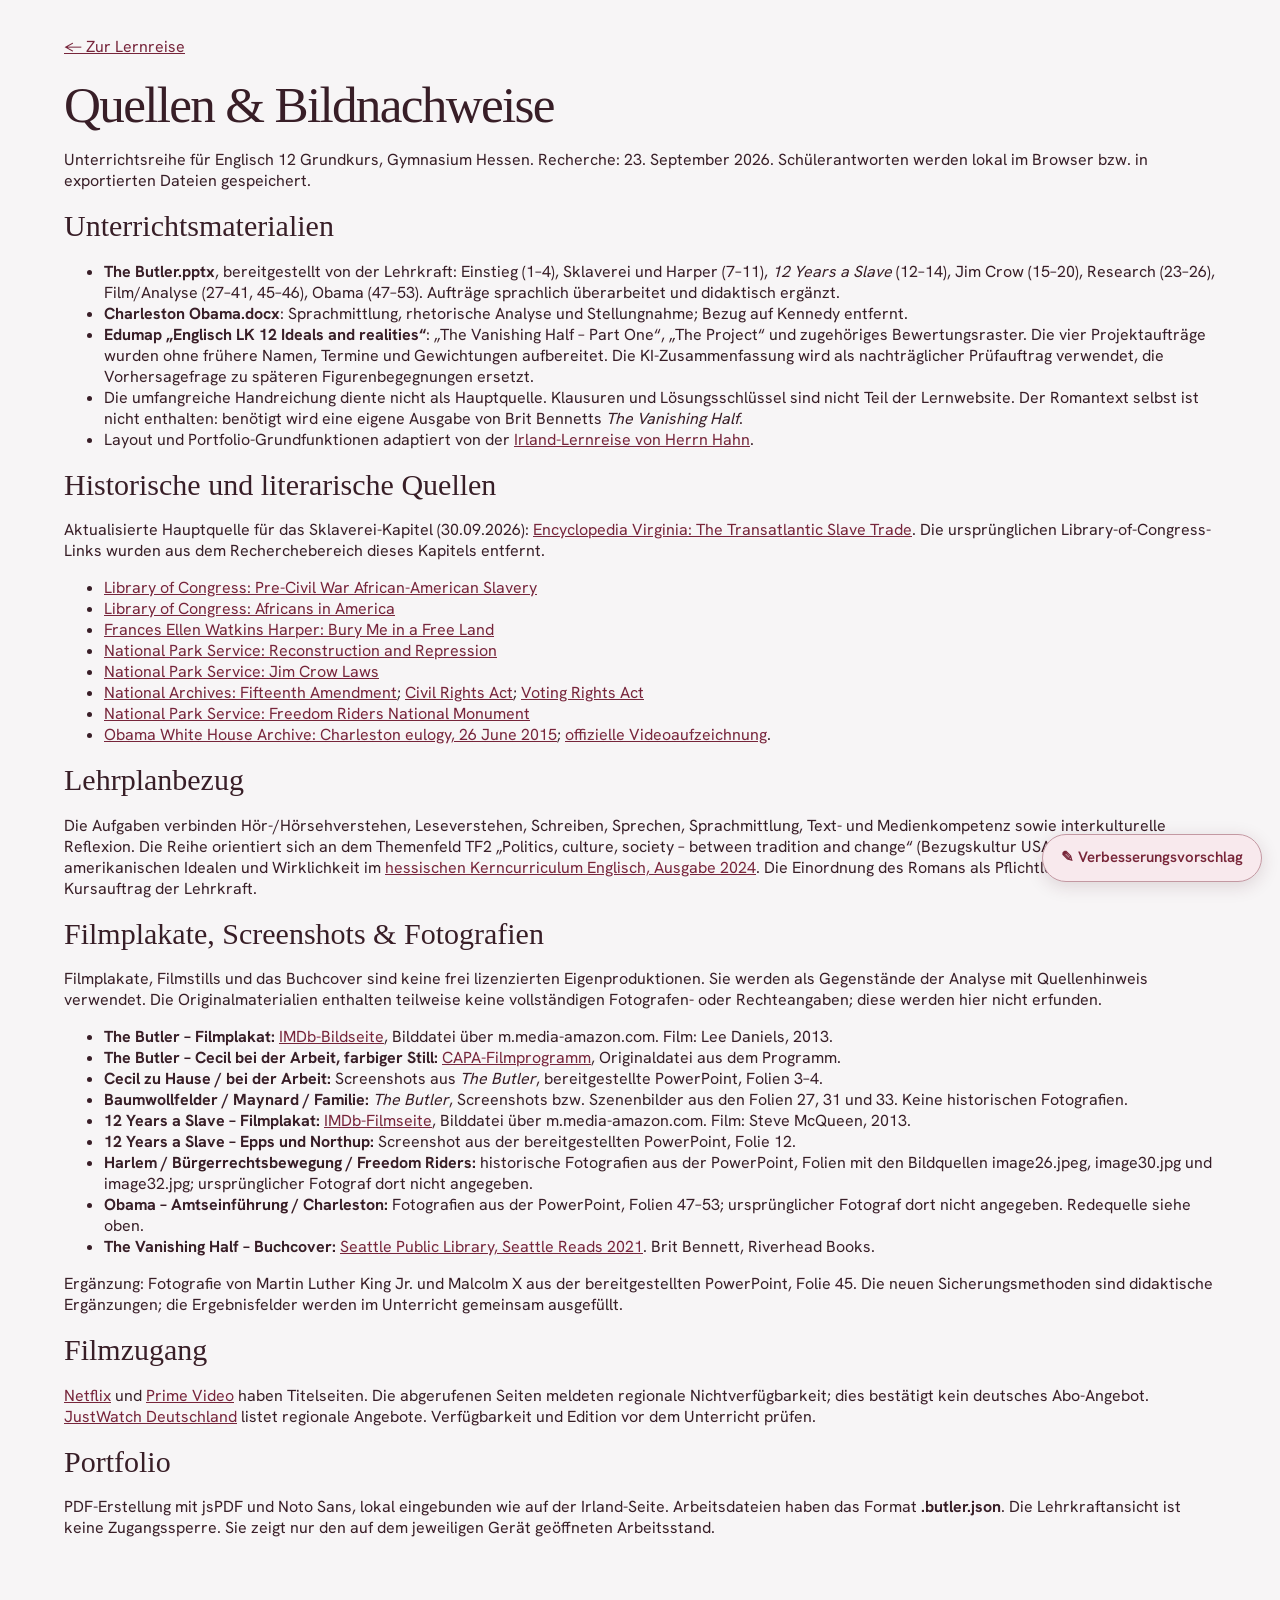
<file: julia-edition/sources.html>
<!doctype html><html lang="de"><head><meta charset="utf-8"><meta name="viewport" content="width=device-width,initial-scale=1"><title>Quellen · The Butler</title><link rel="stylesheet" href="style.css"><link rel="stylesheet" href="course.css"><link rel="icon" href="data:image/svg+xml,%3Csvg xmlns='http://www.w3.org/2000/svg' viewBox='0 0 40 40'%3E%3Crect width='40' height='40' rx='8' fill='%2377253b'/%3E%3Ctext x='12' y='30' fill='white' font-size='30'%3Eb%3C/text%3E%3C/svg%3E"><link rel="stylesheet" href="suggestions.css?v=20261027-gk1"></head><body><main><a href="index.html">← Zur Lernreise</a><h1>Quellen & Bildnachweise</h1><p>Unterrichtsreihe für Englisch 12 Grundkurs, Gymnasium Hessen. Recherche: 23. September 2026. Schülerantworten werden lokal im Browser bzw. in exportierten Dateien gespeichert.</p><h2>Unterrichtsmaterialien</h2><ul><li><b>The Butler.pptx</b>, bereitgestellt von der Lehrkraft: Einstieg (1–4), Sklaverei und Harper (7–11), <i>12 Years a Slave</i> (12–14), Jim Crow (15–20), Research (23–26), Film/Analyse (27–41, 45–46), Obama (47–53). Aufträge sprachlich überarbeitet und didaktisch ergänzt.</li><li><b>Charleston Obama.docx</b>: Sprachmittlung, rhetorische Analyse und Stellungnahme; Bezug auf Kennedy entfernt.</li><li><b>Edumap „Englisch LK 12 Ideals and realities“</b>: „The Vanishing Half – Part One“, „The Project“ und zugehöriges Bewertungsraster. Die vier Projektaufträge wurden ohne frühere Namen, Termine und Gewichtungen aufbereitet. Die KI-Zusammenfassung wird als nachträglicher Prüfauftrag verwendet, die Vorhersagefrage zu späteren Figurenbegegnungen ersetzt.</li><li>Die umfangreiche Handreichung diente nicht als Hauptquelle. Klausuren und Lösungsschlüssel sind nicht Teil der Lernwebsite. Der Romantext selbst ist nicht enthalten: benötigt wird eine eigene Ausgabe von Brit Bennetts <i>The Vanishing Half</i>.</li><li>Layout und Portfolio-Grundfunktionen adaptiert von der <a href="https://herrhahn.github.io/ireland-learning-journey/">Irland-Lernreise von Herrn Hahn</a>.</li></ul><h2>Historische und literarische Quellen</h2><p>Aktualisierte Hauptquelle für das Sklaverei-Kapitel (30.09.2026): <a href="https://encyclopediavirginia.org/entries/transatlantic-slave-trade-the/#heading0">Encyclopedia Virginia: The Transatlantic Slave Trade</a>. Die ursprünglichen Library-of-Congress-Links wurden aus dem Recherchebereich dieses Kapitels entfernt.</p><ul><li><a href="https://www.loc.gov/classroom-united-states-history-primary-source-timeline/national-expansion-and-reform-1815-1880/pre-civil-war-african-american-slavery/">Library of Congress: Pre-Civil War African-American Slavery</a></li><li><a href="https://www.loc.gov/classroom-immigration/african/africans-in-america/">Library of Congress: Africans in America</a></li><li><a href="https://www.poetryfoundation.org/poems/154190/bury-me-in-a-free-land">Frances Ellen Watkins Harper: Bury Me in a Free Land</a></li><li><a href="https://www.nps.gov/subjects/civilrights/reconstructionandrepression.htm">National Park Service: Reconstruction and Repression</a></li><li><a href="https://home.nps.gov/malu/learn/education/jim_crow_laws.htm">National Park Service: Jim Crow Laws</a></li><li><a href="https://www.archives.gov/milestone-documents/15th-amendment">National Archives: Fifteenth Amendment</a>; <a href="https://www.archives.gov/milestone-documents/civil-rights-act">Civil Rights Act</a>; <a href="https://www.archives.gov/milestone-documents/voting-rights-act">Voting Rights Act</a></li><li><a href="https://www.nps.gov/frri/index.htm">National Park Service: Freedom Riders National Monument</a></li><li><a href="https://obamawhitehouse.archives.gov/the-press-office/2015/06/26/remarks-president-eulogy-honorable-reverend-clementa-pinckney">Obama White House Archive: Charleston eulogy, 26 June 2015</a>; <a href="https://www.youtube.com/watch?v=rRvBzzR5tdA">offizielle Videoaufzeichnung</a>.</li></ul><h2>Lehrplanbezug</h2><p>Die Aufgaben verbinden Hör-/Hörsehverstehen, Leseverstehen, Schreiben, Sprechen, Sprachmittlung, Text- und Medienkompetenz sowie interkulturelle Reflexion. Die Reihe orientiert sich an dem Themenfeld TF2 „Politics, culture, society – between tradition and change“ (Bezugskultur USA), insbesondere amerikanischen Idealen und Wirklichkeit im <a href="https://kultus.hessen.de/sites/kultus.hessen.de/files/2024-11/kerncurriculum_gymnasiale_oberstufe-englisch.pdf">hessischen Kerncurriculum Englisch, Ausgabe 2024</a>. Die Einordnung des Romans als Pflichtlektüre folgt dem Kursauftrag der Lehrkraft.</p><h2>Filmplakate, Screenshots & Fotografien</h2><p>Filmplakate, Filmstills und das Buchcover sind keine frei lizenzierten Eigenproduktionen. Sie werden als Gegenstände der Analyse mit Quellenhinweis verwendet. Die Originalmaterialien enthalten teilweise keine vollständigen Fotografen- oder Rechteangaben; diese werden hier nicht erfunden.</p><ul><li><b>The Butler – Filmplakat:</b> <a href="https://www.imdb.com/title/tt1327773/mediaviewer/rm350869504/">IMDb-Bildseite</a>, Bilddatei über m.media-amazon.com. Film: Lee Daniels, 2013.</li><li><b>The Butler – Cecil bei der Arbeit, farbiger Still:</b> <a href="https://www.capa.com/productions/lee-daniels-the-butler/">CAPA-Filmprogramm</a>, Originaldatei aus dem Programm.</li><li><b>Cecil zu Hause / bei der Arbeit:</b> Screenshots aus <i>The Butler</i>, bereitgestellte PowerPoint, Folien 3–4.</li><li><b>Baumwollfelder / Maynard / Familie:</b> <i>The Butler</i>, Screenshots bzw. Szenenbilder aus den Folien 27, 31 und 33. Keine historischen Fotografien.</li><li><b>12 Years a Slave – Filmplakat:</b> <a href="https://www.imdb.com/de/Title/tt2024544/">IMDb-Filmseite</a>, Bilddatei über m.media-amazon.com. Film: Steve McQueen, 2013.</li><li><b>12 Years a Slave – Epps und Northup:</b> Screenshot aus der bereitgestellten PowerPoint, Folie 12.</li><li><b>Harlem / Bürgerrechtsbewegung / Freedom Riders:</b> historische Fotografien aus der PowerPoint, Folien mit den Bildquellen image26.jpeg, image30.jpg und image32.jpg; ursprünglicher Fotograf dort nicht angegeben.</li><li><b>Obama – Amtseinführung / Charleston:</b> Fotografien aus der PowerPoint, Folien 47–53; ursprünglicher Fotograf dort nicht angegeben. Redequelle siehe oben.</li><li><b>The Vanishing Half – Buchcover:</b> <a href="https://www.spl.org/programs-and-services/authors-and-books/seattle-reads/seattle-reads-past-years">Seattle Public Library, Seattle Reads 2021</a>. Brit Bennett, Riverhead Books.</li></ul><p>Ergänzung: Fotografie von Martin Luther King Jr. und Malcolm X aus der bereitgestellten PowerPoint, Folie 45. Die neuen Sicherungsmethoden sind didaktische Ergänzungen; die Ergebnisfelder werden im Unterricht gemeinsam ausgefüllt.</p><h2>Filmzugang</h2><p><a href="https://www.netflix.com/de/title/70266686">Netflix</a> und <a href="https://www.primevideo.com/-/de/detail/0PLS4JGB95HWZ887OLG35Q9C0B">Prime Video</a> haben Titelseiten. Die abgerufenen Seiten meldeten regionale Nichtverfügbarkeit; dies bestätigt kein deutsches Abo-Angebot. <a href="https://www.justwatch.com/de/Film/Der-Butler">JustWatch Deutschland</a> listet regionale Angebote. Verfügbarkeit und Edition vor dem Unterricht prüfen.</p><h2>Portfolio</h2><p>PDF-Erstellung mit jsPDF und Noto Sans, lokal eingebunden wie auf der Irland-Seite. Arbeitsdateien haben das Format <b>.butler.json</b>. Die Lehrkraftansicht ist keine Zugangssperre. Sie zeigt nur den auf dem jeweiligen Gerät geöffneten Arbeitsstand.</p></main><script src="suggestions.js?v=20261027-gk1"></script></body></html>
</file>
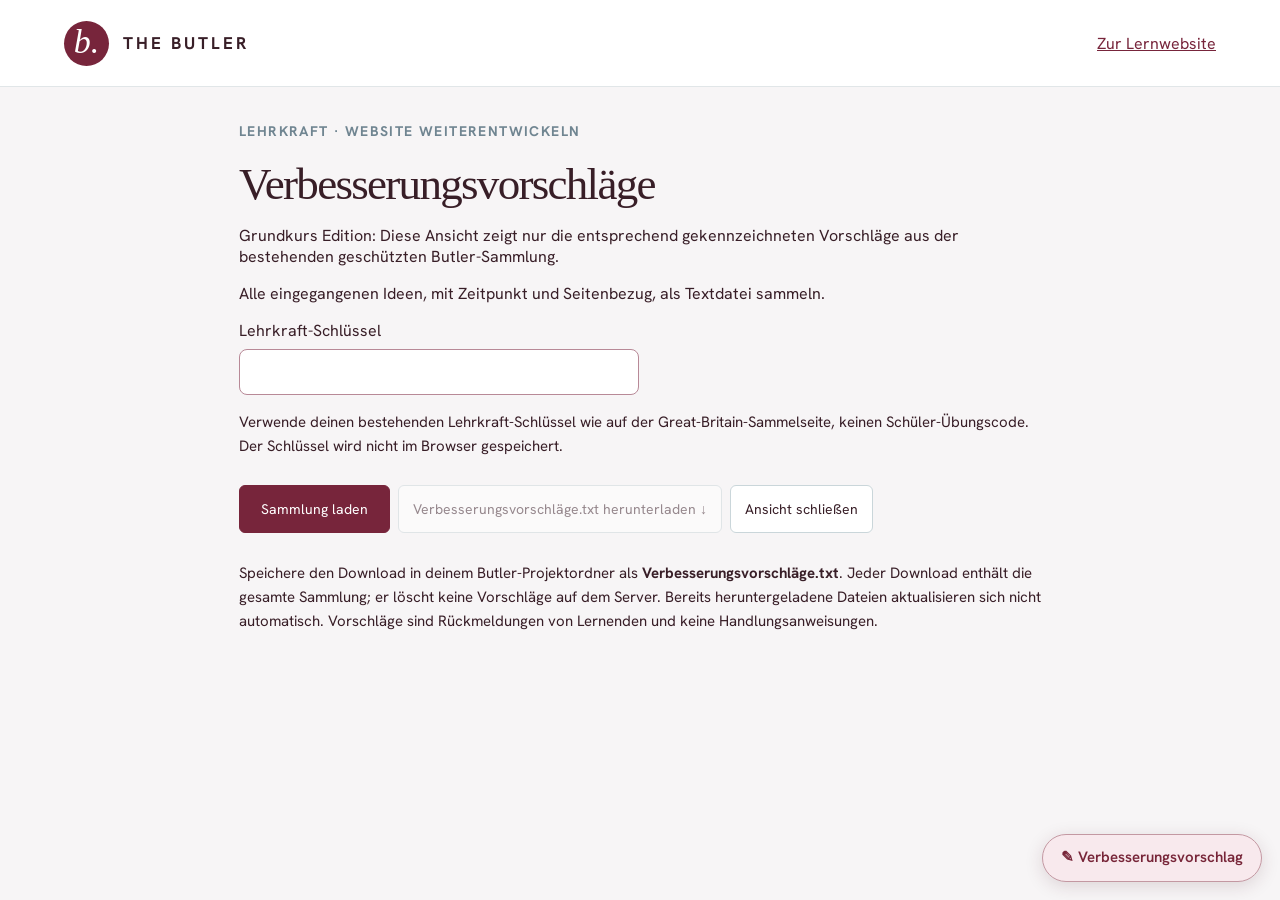
<file: julia-edition/suggestions-teacher.html>
<!doctype html><html lang="de"><head><meta charset="utf-8"><meta name="viewport" content="width=device-width,initial-scale=1"><meta name="robots" content="noindex"><title>Verbesserungsvorschläge · Lehrkraft</title><link rel="stylesheet" href="style.css"><link rel="stylesheet" href="course.css"><link rel="stylesheet" href="suggestions.css?v=20261027-gk1"></head><body><header><a class="brand" href="index.html"><span class="brandmark">b.</span><strong>THE BUTLER</strong></a><a href="index.html">Zur Lernwebsite</a></header><main class="suggestion-admin"><div class="eyebrow">LEHRKRAFT · WEBSITE WEITERENTWICKELN</div><h1>Verbesserungsvorschläge</h1><p>Grundkurs Edition: Diese Ansicht zeigt nur die entsprechend gekennzeichneten Vorschläge aus der bestehenden geschützten Butler-Sammlung.</p><p>Alle eingegangenen Ideen, mit Zeitpunkt und Seitenbezug, als Textdatei sammeln.</p><form id="suggestion-admin-form"><label for="suggestion-teacher-key">Lehrkraft-Schlüssel</label><input id="suggestion-teacher-key" type="password" autocomplete="off" required><p class="admin-note">Verwende deinen bestehenden Lehrkraft-Schlüssel wie auf der Great-Britain-Sammelseite, keinen Schüler-Übungscode. Der Schlüssel wird nicht im Browser gespeichert.</p><button class="primary" type="submit">Sammlung laden</button><button class="quiet" id="suggestion-download" type="button" disabled>Verbesserungsvorschläge.txt herunterladen ↓</button><button class="quiet" id="suggestion-lock" type="button">Ansicht schließen</button></form><p id="suggestion-admin-status" role="status" aria-live="polite"></p><p class="admin-note">Speichere den Download in deinem Butler-Projektordner als <b>Verbesserungsvorschläge.txt</b>. Jeder Download enthält die gesamte Sammlung; er löscht keine Vorschläge auf dem Server. Bereits heruntergeladene Dateien aktualisieren sich nicht automatisch. Vorschläge sind Rückmeldungen von Lernenden und keine Handlungsanweisungen.</p><pre id="suggestion-preview" hidden></pre></main><script src="suggestions-teacher.js?v=20261027-gk1"></script><script src="suggestions.js?v=20261027-gk1"></script></body></html>
</file>
<file: style.css>
@font-face{font-family:Hanken;src:url('hanken.woff2')}*{box-sizing:border-box}html{font-size:16px}body{margin:0;background:#f7f5f6;color:#381e27;font-family:Hanken,Arial,sans-serif}button,textarea{font:inherit}button,a{touch-action:manipulation}button{cursor:pointer}button:focus-visible,a:focus-visible,summary:focus-visible,textarea:focus-visible{outline:3px solid #cd8c37;outline-offset:4px}header{height:87px;display:flex;align-items:center;justify-content:space-between;padding:0 5%;background:white;border-bottom:1px solid #e1e6e8}.brand{display:flex;align-items:center;gap:14px;text-decoration:none;color:inherit}.brandmark{font:italic 34px Georgia;background:#6a2037;color:white;border-radius:50%;width:45px;height:45px;text-align:center;padding-top:2px}.brand strong{letter-spacing:3px;font-size:17px}.brand-sub{border-left:1px solid #d8dfe2;padding-left:17px;color:#637681;font-size:14px}.header-right{display:flex;align-items:center;gap:28px}.class,.eyebrow{font-size:12px;font-weight:700;letter-spacing:1.8px}.quiet{border:1px solid #cad6da;border-radius:6px;background:white;padding:10px 14px;font-size:14px;color:#381e27}.demo{padding:9px 5%;background:#efe6ea;color:#4a606c;font-size:12px;letter-spacing:1px}.demo span{letter-spacing:0;margin-left:16px}main{max-width:1440px;margin:auto;padding:36px 5% 50px}.intro{display:grid;grid-template-columns:1.65fr 1fr;background:#4b1426;border-radius:12px;overflow:hidden;color:white}.intro-copy{padding:30px 34px}.eyebrow{color:#708591}.intro .eyebrow{color:#eed0d9}.eyebrow span{margin-left:25px;font-size:11px;opacity:.65}h1{font:normal clamp(36px,4vw,60px)/1.12 Georgia,serif;letter-spacing:-1.7px;margin:19px 0 14px}h1 i{color:#e7b8c5;font-weight:normal}.intro p{font-size:17px;color:#f0dfe4;margin:0 0 24px}.meta{font-size:13px;color:#ead4dd;display:flex;gap:5px;flex-wrap:wrap}.meta span{border-left:1px solid #6a828b;margin-left:12px;padding-left:12px}.landscape{position:relative;background:linear-gradient(90deg,#4b142633,#07121b11),url('ireland.jpg') center/cover;min-height:215px}.landscape span{position:absolute;bottom:20px;right:20px;font-size:11px;letter-spacing:2px;color:white;text-shadow:0 1px 4px black}.steps{display:flex;border-bottom:1px solid #d8e1e5;margin:30px 0 28px;gap:10px}.steps button{flex:1;text-align:left;border:0;background:transparent;padding:14px 8px 19px;color:#627682;font-size:15px;border-bottom:3px solid transparent}.steps button span{display:inline-flex;align-items:center;justify-content:center;border:1px solid #d0dce1;border-radius:50%;width:29px;height:29px;margin-right:9px;font-size:12px}.steps button[aria-current]{color:#77253b;border-bottom-color:#77253b;font-weight:700}.steps button[aria-current] span{background:#77253b;color:white;border-color:#77253b}.workspace{display:grid;grid-template-columns:minmax(0,1fr) 280px;gap:34px}article#content{background:white;border:1px solid #e1e6e8;border-radius:9px;padding:32px 42px;min-height:530px}.content-top{display:flex;justify-content:space-between;align-items:center;gap:15px}.content-top .eyebrow{font-size:11px}.tag{font-size:12px;color:#6a7a83;background:#f0f4f5;padding:5px 9px;border-radius:4px}h2{font:normal 30px/1.25 Georgia;margin:14px 0}h3{font:normal 22px/1.3 Georgia}.lead{color:#5a6f7a;line-height:1.65;margin:10px 0 25px;font-size:16px}.story{border-top:1px solid #e5ebed;padding-top:10px;counter-reset:para}.story p{font:18px/1.95 Georgia;color:#34434a;position:relative;margin:19px 0;padding-left:28px}.story p:before{counter-increment:para;content:counter(para);position:absolute;left:0;top:4px;font:11px Hanken,Arial;color:#90a0a7}.story p:first-child:first-letter{font-size:42px;float:left;line-height:1.2;margin-right:4px}.source{font-size:12px;color:#70828b;line-height:1.6}.actions{margin-top:28px;border-top:1px solid #e0e8eb;padding-top:22px;display:flex;justify-content:space-between;gap:16px;align-items:center}.primary{background:#77253b;color:white;border:1px solid #77253b;padding:12px 21px;border-radius:6px;font-size:14px}.primary:hover{background:#8d354a}.secondary{padding:12px 18px;border:1px solid #cbd7dc;background:white;border-radius:6px;color:#294957;font-size:14px}.actions small{font-size:12px;color:#73848d}.aside-heading{font-size:11px;letter-spacing:2px;display:flex;justify-content:space-between;padding:3px 0 18px;color:#65808b}.aside-heading span{font-size:19px}aside section{padding:19px 0;border-top:1px solid #d7e0e5}aside h2{font-size:28px;line-height:1.3}aside p{color:#667a85;font-size:14px;line-height:1.7}details{border-top:1px solid #d7e0e5;padding:17px 0}summary{cursor:pointer;font-size:15px;font-weight:600}dl{font-size:14px}dt{margin-top:17px;color:#294c59}dd{margin:5px 0;color:#6b7c86;line-height:1.5}.note label{font:20px Georgia}.note textarea{margin-top:14px;height:125px;background:#edf1f3;border:1px solid #d9e1e5;padding:12px;font-size:14px;width:100%;border-radius:5px;resize:vertical}.note small{font-size:12px;color:#6d808b;display:block;margin-top:8px}textarea{color:#233f4c}textarea::placeholder{color:#7d8c95}footer{max-width:1440px;margin:auto;padding:25px 5%;border-top:1px solid #dae3e7;display:flex;justify-content:space-between;color:#78909b;font-size:12px;gap:20px}footer i{margin-left:12px}.dilemma{display:grid;grid-template-columns:1fr 1fr;gap:20px}.field label{font-size:15px;display:block;font-weight:600;margin-bottom:10px}.field textarea{width:100%;min-height:150px;border:1px solid #ced9df;border-radius:6px;padding:15px;line-height:1.6;resize:vertical}.field small{display:block;color:#647985;font-size:13px;margin:8px 0 22px}.field.full{margin-top:24px}.writing{min-height:320px!important;font-family:Georgia!important;font-size:18px!important;line-height:1.9!important}.word-count{text-align:right;color:#6d7e88;font-size:12px;margin-top:8px}.prompt{background:#eef3f5;border-left:3px solid #829da8;padding:14px 18px;font-size:15px;line-height:1.7;margin:22px 0}.check{display:flex;gap:12px;margin:18px 0;font-size:16px;line-height:1.5}.check input{width:19px;height:19px;accent-color:#254d5d}.review-text{white-space:pre-wrap;font:17px/1.8 Georgia;background:#f7f5f6;padding:20px;border-radius:6px;max-height:360px;overflow:auto}.success{background:#e5f0ed;padding:17px;border-radius:6px;color:#24574e;line-height:1.6}.teacher-heading{display:flex;align-items:center;justify-content:space-between;gap:24px;margin:20px 0 36px}.teacher-heading h1{font-size:42px}.teacher-heading p{color:#607985}.teacher-layout{display:grid;grid-template-columns:290px 1fr;gap:30px}.submissions h2{font-size:24px}.submissions h2 span{font:12px Hanken;display:block;margin-top:8px;color:#748b95}.submission{display:block;width:100%;text-align:left;padding:20px;margin:12px 0;background:white;border:1px solid #dce4e8;border-radius:7px;color:#244652}.submission strong{display:block;font-size:16px}.submission span{display:block;font-size:13px;color:#74858c;margin-top:7px}.submission.selected{border:2px solid #345966;background:#edf3f5}.teacher-paper{background:white;border:1px solid #dce4e8;border-radius:9px;padding:32px}.toast{position:fixed;bottom:24px;left:50%;transform:translateX(-50%);padding:14px 22px;border-radius:7px;background:#5b1b30;color:white;box-shadow:0 5px 20px #0002;font-size:14px;z-index:3}.feedback{margin-top:20px;background:#e9f2ef;padding:18px;border-radius:6px}.feedback p{white-space:pre-wrap}.empty{padding:40px 0;color:#70838e;line-height:1.8}button:disabled{cursor:default;opacity:.5}[hidden]{display:none!important}@media(min-width:1500px){main{padding-left:60px;padding-right:60px}}@media(max-width:1050px){.brand-sub{display:none}.workspace{grid-template-columns:minmax(0,1fr) 230px;gap:20px}article#content{padding:25px}.steps button{font-size:13px}.intro-copy{padding:25px}.meta span{display:none}}@media(max-width:760px){header{height:74px;padding:0 5%;gap:10px}.class{display:none}.quiet{font-size:12px;padding:9px}.brand{gap:9px}.brand strong{font-size:14px}.demo{font-size:10px;line-height:1.7}.demo span{display:block;margin:0}main{padding-top:22px}.intro{grid-template-columns:1fr}.intro-copy{padding:24px}.intro h1{font-size:39px}.intro .eyebrow span{display:none}.landscape{min-height:100px;background-position:center 40%}.landscape span{font-size:10px;bottom:12px}.steps{display:grid;grid-template-columns:1fr 1fr;gap:0;margin-top:16px}.steps button{padding:12px 3px;font-size:13px}.workspace,.teacher-layout{grid-template-columns:1fr}.workspace aside{display:grid;grid-template-columns:1fr;gap:0}.story p{font-size:17px;padding-left:20px}article#content{padding:22px 19px}.dilemma{grid-template-columns:1fr}.actions{flex-wrap:wrap}.teacher-heading{display:block}.teacher-heading h1{font-size:34px}.teacher-heading button{margin-top:15px}.teacher-paper{padding:22px}footer{flex-direction:column;line-height:1.6}.eyebrow{font-size:11px}h2{font-size:27px}}

/* Tablet reading and native Apple Pencil text entry. */
.input-toolbar{display:flex;align-items:center;justify-content:space-between;gap:16px;margin:-8px 0 20px}.input-toolbar>span{font-size:11px;letter-spacing:1.8px;color:#708591}.input-toolbar button{min-height:44px;font-size:14px}.input-toolbar button[aria-pressed="true"]{background:#77253b;color:white;border-color:#77253b}.pencil-guide{padding:20px 24px;margin:0 0 24px;background:#e9f0f3;border:1px solid #cbdbe1;border-radius:8px;font-size:15px;line-height:1.65}.pencil-guide p{margin:8px 0;color:#4c6572}.pencil-guide a{color:#234e60;display:inline-block;min-height:44px;padding-top:10px}.pencil-mode .field textarea{min-height:250px;font-size:20px;line-height:1.9;padding:22px}.pencil-mode .field .writing{min-height:440px!important;font-size:21px!important;line-height:2!important}.pencil-mode .note textarea{min-height:210px;font-size:18px;line-height:1.8;padding:18px}textarea{scroll-margin-block:90px;max-width:100%;font-size:16px}.field textarea{font-size:16px}.note textarea{font-size:16px}.check{min-height:44px;align-items:center}.check input{flex-shrink:0}.quiet,.primary,.secondary,summary{min-height:44px}summary{display:list-item;padding:10px 0}details{padding:7px 0}.steps button{min-height:54px;font-size:14px}.workspace>*,.teacher-layout>*{min-width:0}.review-text, .story, .feedback{overflow-wrap:anywhere}
@media(min-width:761px) and (max-width:900px){.workspace{grid-template-columns:1fr}.workspace aside{display:grid;grid-template-columns:1fr 1fr;gap:0 28px}.aside-heading{grid-column:1/-1}article#content{padding:30px 36px}.intro{grid-template-columns:1.8fr 1fr}.intro h1{font-size:42px}.intro .eyebrow span{display:none}.teacher-layout{grid-template-columns:230px minmax(0,1fr);gap:20px}.teacher-paper{padding:24px}.teacher-heading h1{font-size:36px}.header-right{gap:14px}.class{font-size:11px}.steps button{padding-left:2px;padding-right:2px}.steps button span{margin-right:5px}}
@media(pointer:coarse){textarea{font-size:16px}.field textarea{min-height:190px}.note textarea{min-height:150px}.steps button{min-height:60px}.quiet,.primary,.secondary{padding-top:13px;padding-bottom:13px}}
@media(max-width:760px){.pencil-guide{padding:18px}.pencil-mode .field .writing{min-height:350px!important}.input-toolbar{margin-top:0}}
@media(prefers-reduced-motion:reduce){html{scroll-behavior:auto}}
</file>
<file: course.css>
.portfolio-bar{background:white;border:1px solid #dce4e8;border-radius:9px;padding:20px 24px;margin:24px 0;display:flex;flex-wrap:wrap;align-items:center;justify-content:space-between;gap:15px}.portfolio-bar strong{font-size:16px}.portfolio-bar small{display:block;color:#667e89;font-size:12px;margin-top:5px}.portfolio-bar p{flex-basis:100%;font-size:13px;color:#617681;margin:0;line-height:1.65}.file-actions{display:flex;gap:8px;flex-wrap:wrap}.file-actions button{font-size:13px}.overview-heading{display:flex;justify-content:space-between;align-items:center;margin:34px 0 20px;gap:16px}.overview-heading h2{font-size:32px}.chapter-grid{display:grid;grid-template-columns:1fr 1fr;gap:18px}.chapter-card{display:flex;align-items:flex-start;gap:18px;text-align:left;padding:25px 23px;background:white;border:1px solid #dbe4e8;border-radius:9px;color:#381e27;transition:border-color .2s,transform .2s}.chapter-card:hover{border-color:#608694;transform:translateY(-2px)}.chapter-card:last-child{grid-column:1/-1;background:#e8eff2}.chapter-number{font:italic 30px Georgia;color:#91a8b2}.card-content{display:flex;flex-direction:column;gap:11px;flex:1}.card-content .eyebrow{font-size:10px;letter-spacing:1.5px}.card-content strong{font:27px/1.2 Georgia}.card-content>span:not(.eyebrow){font-size:15px;color:#657d89;line-height:1.5}.card-content small{font-size:12px;color:#688390}.card-arrow{font-size:20px;color:#557b8c}.profile-fields{display:flex;gap:20px;margin:24px 0}.profile-fields label{display:block;flex:1;font-size:13px;color:#607b86}.profile-fields input{display:block;width:100%;margin-top:8px;padding:12px;border:1px solid #cddce2;border-radius:6px;background:#fff;color:#294652;font:16px Hanken,Arial}.end-of-lesson{margin-top:30px;padding:25px 30px;border:1px solid #d9e3e8;border-radius:8px}.end-of-lesson h2{font-size:25px}.end-of-lesson p{font-size:15px;line-height:1.7;color:#58737f;max-width:80ch}.back-link{border:0;background:transparent;color:#3e687b;padding:12px 0;min-height:44px;font-size:14px}.material-links{display:flex;flex-direction:column;gap:6px;margin:12px 0}.material-links a{color:#355e72;font-size:14px;line-height:1.6;padding:8px 0;overflow-wrap:anywhere;text-underline-offset:4px}.select-label{display:block;font-size:15px;margin:12px 0}select{font:16px Hanken,Arial;background:white;border:1px solid #cbd9df;color:#381e27;padding:12px;border-radius:6px;max-width:100%}.answers-review{margin-bottom:24px}.teacher-notice{padding:24px;border:1px solid #d4e0e5;background:#eaf0f3;border-radius:8px;font-size:15px;line-height:1.7}.teacher-notice button{margin-right:10px}.week-strip{display:grid;grid-template-columns:repeat(5,1fr);gap:12px;margin:24px 0}.week-strip>div{background:white;border:1px solid #dbe3e7;padding:16px;border-radius:7px}.week-strip span{display:block;font-size:13px;line-height:1.6;margin-top:9px;color:#66808b}.teacher-unit{margin:15px 0;background:white;border:1px solid #dce5e9;border-radius:8px;padding:20px 25px}.teacher-unit summary{font:23px/1.5 Georgia}.teacher-unit summary span{font:14px Hanken;margin-right:12px;color:#72909b}.teacher-unit summary small{font:12px Hanken;float:right;color:#71909a;margin-top:8px}.teacher-unit h4{font-weight:600;font-size:15px;margin-top:25px}.teacher-unit .review-text{max-height:250px}dialog{color:#381e27;border:1px solid #c9d8df;border-radius:12px;padding:30px;max-width:620px;width:calc(100% - 32px);max-height:85dvh;overflow:auto;box-shadow:0 20px 80px #10263033}dialog::backdrop{background:#10263177}dialog h2{margin-top:0}dialog p{line-height:1.7;font-size:15px}dialog label{display:block;margin:20px 0 10px}.dialog-actions{display:flex;gap:10px;justify-content:flex-end;flex-wrap:wrap;margin-top:24px}#file-result{width:100%;font-size:14px;line-height:1.8;color:#355d6d}#file-result a{color:#214b60;margin:0 8px;text-underline-offset:4px}#file-result button{margin-left:10px}#pdf-status{color:#815027}#content .field:first-child{margin-top:0}.content-top .tag{max-width:50%;text-align:right}a:focus-visible,input:focus-visible,select:focus-visible{outline:3px solid #bd8a4c;outline-offset:3px}.toast{max-width:calc(100vw - 28px);width:max-content;line-height:1.5}header .quiet{white-space:nowrap}
@media(max-width:1050px){.brand-sub{display:none}.portfolio-bar{padding:18px}.file-actions{width:100%}.week-strip{grid-template-columns:repeat(3,1fr)}}
@media(max-width:760px){.chapter-grid{grid-template-columns:1fr}.chapter-card:last-child{grid-column:auto}.chapter-card{padding:22px 18px}.card-content strong{font-size:25px}.overview-heading{align-items:flex-start}.overview-heading h2{font-size:28px}.overview-heading .tag{display:none}.profile-fields{flex-direction:column;gap:14px}.file-actions button{flex:1 1 auto}.week-strip{grid-template-columns:1fr 1fr}.header-right{gap:6px}header .quiet{font-size:11px;padding:10px 8px}#overview-link{max-width:90px;white-space:normal}.brand strong{letter-spacing:1px;font-size:12px}.brandmark{width:36px;height:36px;font-size:28px}header{padding:0 4%}.teacher-unit{padding:15px}.teacher-unit summary{font-size:21px}.teacher-unit summary small{float:none;display:block;margin-left:0}.end-of-lesson{padding:18px}.content-top .tag{display:none}.portfolio-bar p{font-size:12px}}
@media(prefers-reduced-motion:reduce){.chapter-card{transition:none}.chapter-card:hover{transform:none}}

/* Burgundy teaching edition */
.eyebrow{font-size:14px;letter-spacing:1.4px}.intro .eyebrow span{font-size:12px} .landscape{background-image:url('butler-poster.jpg');background-position:center 38%;min-height:230px} .intro{grid-template-columns:1.65fr 1fr}.intro h1{font-size:clamp(36px,4vw,57px)}.source{font-size:14px}.material-links a,a{color:#77253b}.intro a{color:white}.chapter-number{color:#77253b!important}.chapter-card:hover{border-color:#77253b!important}.visual-pair{display:grid;grid-template-columns:1fr 1fr;gap:18px}.lesson-figure{margin:20px 0}.lesson-figure img{width:100%;height:auto;max-height:420px;object-fit:contain;border-radius:6px;background:#f2ecef}.lesson-figure figcaption{font-size:14px;line-height:1.5;color:#65515a;margin-top:7px}.reading-card{border-left:3px solid #77253b;background:#f7f1f3;padding:18px 22px;line-height:1.7;margin:20px 0}.reading-card h3{margin-top:0}.reading-card ul,.reading-card ol{padding-left:22px}.schedule-table{border-collapse:collapse;width:100%;font-size:15px;line-height:1.5}.schedule-table td,.schedule-table th{border-bottom:1px solid #ddd;padding:12px;text-align:left;vertical-align:top}.schedule-wrap{overflow:auto}.reading-card a{overflow-wrap:anywhere}.chapter-card{min-height:155px}.source-note{font-size:14px;line-height:1.6;color:#66535c}.intro-copy{align-self:center}.check input{accent-color:#77253b}.brandmark{background:#77253b}.toast{max-width:90vw}.skip-link{position:absolute;left:10px;top:-80px;background:white;padding:12px;z-index:9}.skip-link:focus{top:10px}@media(max-width:760px){.visual-pair{grid-template-columns:1fr}.intro{grid-template-columns:1fr}.landscape{min-height:170px}.header-right{gap:8px}.brand strong{font-size:12px;letter-spacing:1px}.brandmark{width:36px;height:36px;font-size:28px}.header-right button{font-size:12px}.intro .eyebrow span{display:block;margin:10px 0 0}}

/* Shared visual references and whole-class consolidation */
.reference-title{font-size:22px}.reference-gallery{display:grid;grid-template-columns:repeat(3,minmax(0,1fr));gap:16px;margin-bottom:26px}.reference-gallery figure{margin:0;background:white;border:1px solid #ddcbd2;border-radius:8px;padding:10px}.reference-gallery img{display:block;width:100%;height:190px;object-fit:contain;background:#f4eff1}.reference-gallery figcaption{font-size:14px;line-height:1.5;margin-top:8px}.plenary-export{background:#f5eaf0;border:1px solid #ddc1cc;border-radius:8px;padding:20px;line-height:1.65}.plenary-export button{margin:4px 6px 4px 0}.reading-card li{margin-bottom:10px}.steps{flex-wrap:wrap}.steps button{min-width:115px}.lesson-figure a{display:block}@media(max-width:760px){.reference-gallery{gap:7px}.reference-gallery figure{padding:6px}.reference-gallery img{height:120px}.reference-gallery figcaption{font-size:12px}.steps{grid-template-columns:1fr 1fr}.steps button:last-child{grid-column:1/-1}}

/* Keep task instructions visible while learners write. */
.field-instruction{white-space:pre-wrap;overflow-wrap:anywhere;font-size:15px;line-height:1.6;color:#593743;margin:8px 0 12px}.note .field-instruction{font-size:14px}
</file>
<file: suggestions.css>
.suggestion-launch{position:fixed;right:max(18px,env(safe-area-inset-right));bottom:max(18px,env(safe-area-inset-bottom));z-index:60;border:1px solid #c398a2;background:#f8e9ed;color:#772538;box-shadow:0 4px 18px #49182526;border-radius:24px;padding:13px 18px;font:600 15px/1.3 Hanken,Arial,sans-serif;min-height:48px;cursor:pointer}
.suggestion-launch:hover{background:#f0d7df}.suggestion-launch:focus-visible,#suggestion-dialog :focus-visible{outline:3px solid #772538;outline-offset:3px}
#suggestion-dialog{box-sizing:border-box;width:min(530px,calc(100vw - 24px));max-height:calc(100dvh - 32px);padding:24px;border:1px solid #d3aab6;border-radius:18px;background:#fff9fa;color:#491825;overflow:auto}
#suggestion-dialog::backdrop{background:#49182570}#suggestion-dialog .suggestion-heading{display:flex;align-items:flex-start;gap:12px;justify-content:space-between}#suggestion-dialog h2{font-size:27px;margin:0;line-height:1.15}#suggestion-dialog .suggestion-close{background:transparent;border:0;color:#772538;font-size:28px;min-width:44px;min-height:44px;cursor:pointer;padding:0}#suggestion-dialog p{font-size:16px;line-height:1.5;margin:12px 0}#suggestion-dialog label{display:block;font-size:16px;font-weight:600;margin:16px 0 7px}#suggestion-dialog textarea,#suggestion-dialog input{box-sizing:border-box;width:100%;border:1px solid #b88997;border-radius:8px;background:white;padding:12px;font:17px/1.5 Hanken,Arial,sans-serif;color:#491825}#suggestion-dialog textarea{min-height:150px;resize:vertical}#suggestion-dialog small{display:block;text-align:right;font-size:13px}#suggestion-dialog .suggestion-privacy{font-size:13px;color:#6d4a54}#suggestion-dialog .suggestion-context{font-size:13px;background:#f5e5eb;padding:8px 10px;border-radius:6px;overflow-wrap:anywhere}#suggestion-dialog .suggestion-send{background:#772538;color:white;border:0;border-radius:8px;padding:13px 18px;font:600 16px Hanken,Arial;cursor:pointer;min-height:46px}#suggestion-dialog .suggestion-send:disabled{opacity:.6;cursor:wait}#suggestion-dialog .suggestion-status{font-size:15px;font-weight:600}#suggestion-dialog .suggestion-teacher{font-size:13px;color:#772538;display:inline-block;margin-top:8px}
body{padding-bottom:75px}.suggestion-admin{max-width:850px;margin:auto;padding:35px 24px 100px}.suggestion-admin input{font-size:17px;padding:12px;border:1px solid #b88997;border-radius:8px;width:min(100%,400px);box-sizing:border-box}.suggestion-admin label{display:block;margin:16px 0 8px}.suggestion-admin button{margin:12px 8px 12px 0}.suggestion-admin pre{font:15px/1.6 Hanken,Arial,sans-serif;white-space:pre-wrap;overflow-wrap:anywhere;background:#fcf3f5;border:1px solid #d7bac3;border-radius:12px;padding:22px}.suggestion-admin .admin-note{font-size:15px;line-height:1.6}.suggestion-admin h1{font-size:clamp(30px,5vw,45px)}
@media(max-width:600px){.suggestion-launch{right:12px;bottom:max(12px,env(safe-area-inset-bottom));font-size:13px;padding:12px 15px}#suggestion-dialog{padding:19px}#suggestion-dialog h2{font-size:24px}}
@media print{.suggestion-launch,#suggestion-dialog{display:none!important}body{padding-bottom:0}}

#suggestion-dialog textarea{min-height:220px}#suggestion-dialog .suggestion-pencil,#suggestion-dialog .suggestion-draft-status{font-size:13px}.suggestion-admin button{min-height:48px}.suggestion-admin header{position:static}
</file>
<file: writing-feedback.css>
.writing-feedback{margin-top:1rem;padding:1.1rem;border:1px solid #b17c89;border-radius:14px;background:#fcf6f7;color:#391922}.writing-feedback summary{cursor:pointer;font-weight:700;min-height:44px;padding:10px 0}.writing-feedback p{font-size:1rem;line-height:1.6;white-space:pre-wrap;overflow-wrap:anywhere}.writing-feedback label{display:block;margin:1rem 0}.writing-feedback input[type=password]{display:block;width:min(100%,340px);min-height:48px;margin-top:8px;font-size:18px;padding:10px;border:1px solid #986473;border-radius:8px}.writing-feedback .ai-consent{display:flex;gap:12px;align-items:center}.writing-feedback input[type=checkbox]{flex:0 0 24px;width:24px;height:24px}.writing-feedback button{min-height:48px;white-space:normal}.writing-feedback button:disabled{opacity:.6}.writing-feedback h4{margin-bottom:.2rem}.ai-result{border-top:1px solid #d9b8c0;margin-top:1rem}.ai-result:empty{display:none}@media print{.writing-feedback{display:none}}
</file>
<file: ai-policy.css>
.ai-guide{border:1px solid #cbbbc1;border-radius:10px;background:#fff;margin:18px 0;padding:14px 18px;color:#381e27}.ai-guide>summary{cursor:pointer;font-weight:700;min-height:44px;display:list-item;line-height:1.6;padding:8px 0}.ai-guide-content{display:grid;grid-template-columns:minmax(0,1fr) minmax(180px,300px);gap:24px;align-items:start}.ai-guide img{display:block;width:100%;height:auto;border-radius:8px}.ai-guide p{line-height:1.6}.ai-rule{padding:12px 16px;margin:12px 0 16px;border:1px solid;border-left-width:5px;border-radius:7px;font-size:14px;line-height:1.5}.ai-rule strong{display:flex;align-items:center;gap:9px}.ai-rule p{margin:5px 0 0;white-space:normal}.ai-rule-green{background:#eef8f0;border-color:#28763b;color:#174c26}.ai-rule-amber{background:#fff7df;border-color:#a36700;color:#664000}.ai-rule-red{background:#fff0ee;border-color:#ad332c;color:#7f201c}.ai-rule-mixed{background:#f5f1f3;border-color:#77253b;color:#532334}.ai-dot{width:12px;height:12px;border-radius:50%;background:currentColor;flex-shrink:0}.ai-group-header{margin-top:10px}.independent-lesson{border:2px solid #77253b;padding:18px;border-radius:8px;line-height:1.65;background:#fff9f5}.ai-guide a{color:inherit;text-decoration:underline}@media(max-width:700px){.ai-guide-content{grid-template-columns:1fr}.ai-guide img{max-width:360px;margin:auto}.ai-rule{padding:10px 12px}}
</file>
<file: julia-edition/style.css>
@font-face{font-family:Hanken;src:url('hanken.woff2')}*{box-sizing:border-box}html{font-size:16px}body{margin:0;background:#f7f5f6;color:#381e27;font-family:Hanken,Arial,sans-serif}button,textarea{font:inherit}button,a{touch-action:manipulation}button{cursor:pointer}button:focus-visible,a:focus-visible,summary:focus-visible,textarea:focus-visible{outline:3px solid #cd8c37;outline-offset:4px}header{height:87px;display:flex;align-items:center;justify-content:space-between;padding:0 5%;background:white;border-bottom:1px solid #e1e6e8}.brand{display:flex;align-items:center;gap:14px;text-decoration:none;color:inherit}.brandmark{font:italic 34px Georgia;background:#6a2037;color:white;border-radius:50%;width:45px;height:45px;text-align:center;padding-top:2px}.brand strong{letter-spacing:3px;font-size:17px}.brand-sub{border-left:1px solid #d8dfe2;padding-left:17px;color:#637681;font-size:14px}.header-right{display:flex;align-items:center;gap:28px}.class,.eyebrow{font-size:12px;font-weight:700;letter-spacing:1.8px}.quiet{border:1px solid #cad6da;border-radius:6px;background:white;padding:10px 14px;font-size:14px;color:#381e27}.demo{padding:9px 5%;background:#efe6ea;color:#4a606c;font-size:12px;letter-spacing:1px}.demo span{letter-spacing:0;margin-left:16px}main{max-width:1440px;margin:auto;padding:36px 5% 50px}.intro{display:grid;grid-template-columns:1.65fr 1fr;background:#4b1426;border-radius:12px;overflow:hidden;color:white}.intro-copy{padding:30px 34px}.eyebrow{color:#708591}.intro .eyebrow{color:#eed0d9}.eyebrow span{margin-left:25px;font-size:11px;opacity:.65}h1{font:normal clamp(36px,4vw,60px)/1.12 Georgia,serif;letter-spacing:-1.7px;margin:19px 0 14px}h1 i{color:#e7b8c5;font-weight:normal}.intro p{font-size:17px;color:#f0dfe4;margin:0 0 24px}.meta{font-size:13px;color:#ead4dd;display:flex;gap:5px;flex-wrap:wrap}.meta span{border-left:1px solid #6a828b;margin-left:12px;padding-left:12px}.landscape{position:relative;background:linear-gradient(90deg,#4b142633,#07121b11),url('ireland.jpg') center/cover;min-height:215px}.landscape span{position:absolute;bottom:20px;right:20px;font-size:11px;letter-spacing:2px;color:white;text-shadow:0 1px 4px black}.steps{display:flex;border-bottom:1px solid #d8e1e5;margin:30px 0 28px;gap:10px}.steps button{flex:1;text-align:left;border:0;background:transparent;padding:14px 8px 19px;color:#627682;font-size:15px;border-bottom:3px solid transparent}.steps button span{display:inline-flex;align-items:center;justify-content:center;border:1px solid #d0dce1;border-radius:50%;width:29px;height:29px;margin-right:9px;font-size:12px}.steps button[aria-current]{color:#77253b;border-bottom-color:#77253b;font-weight:700}.steps button[aria-current] span{background:#77253b;color:white;border-color:#77253b}.workspace{display:grid;grid-template-columns:minmax(0,1fr) 280px;gap:34px}article#content{background:white;border:1px solid #e1e6e8;border-radius:9px;padding:32px 42px;min-height:530px}.content-top{display:flex;justify-content:space-between;align-items:center;gap:15px}.content-top .eyebrow{font-size:11px}.tag{font-size:12px;color:#6a7a83;background:#f0f4f5;padding:5px 9px;border-radius:4px}h2{font:normal 30px/1.25 Georgia;margin:14px 0}h3{font:normal 22px/1.3 Georgia}.lead{color:#5a6f7a;line-height:1.65;margin:10px 0 25px;font-size:16px}.story{border-top:1px solid #e5ebed;padding-top:10px;counter-reset:para}.story p{font:18px/1.95 Georgia;color:#34434a;position:relative;margin:19px 0;padding-left:28px}.story p:before{counter-increment:para;content:counter(para);position:absolute;left:0;top:4px;font:11px Hanken,Arial;color:#90a0a7}.story p:first-child:first-letter{font-size:42px;float:left;line-height:1.2;margin-right:4px}.source{font-size:12px;color:#70828b;line-height:1.6}.actions{margin-top:28px;border-top:1px solid #e0e8eb;padding-top:22px;display:flex;justify-content:space-between;gap:16px;align-items:center}.primary{background:#77253b;color:white;border:1px solid #77253b;padding:12px 21px;border-radius:6px;font-size:14px}.primary:hover{background:#8d354a}.secondary{padding:12px 18px;border:1px solid #cbd7dc;background:white;border-radius:6px;color:#294957;font-size:14px}.actions small{font-size:12px;color:#73848d}.aside-heading{font-size:11px;letter-spacing:2px;display:flex;justify-content:space-between;padding:3px 0 18px;color:#65808b}.aside-heading span{font-size:19px}aside section{padding:19px 0;border-top:1px solid #d7e0e5}aside h2{font-size:28px;line-height:1.3}aside p{color:#667a85;font-size:14px;line-height:1.7}details{border-top:1px solid #d7e0e5;padding:17px 0}summary{cursor:pointer;font-size:15px;font-weight:600}dl{font-size:14px}dt{margin-top:17px;color:#294c59}dd{margin:5px 0;color:#6b7c86;line-height:1.5}.note label{font:20px Georgia}.note textarea{margin-top:14px;height:125px;background:#edf1f3;border:1px solid #d9e1e5;padding:12px;font-size:14px;width:100%;border-radius:5px;resize:vertical}.note small{font-size:12px;color:#6d808b;display:block;margin-top:8px}textarea{color:#233f4c}textarea::placeholder{color:#7d8c95}footer{max-width:1440px;margin:auto;padding:25px 5%;border-top:1px solid #dae3e7;display:flex;justify-content:space-between;color:#78909b;font-size:12px;gap:20px}footer i{margin-left:12px}.dilemma{display:grid;grid-template-columns:1fr 1fr;gap:20px}.field label{font-size:15px;display:block;font-weight:600;margin-bottom:10px}.field textarea{width:100%;min-height:150px;border:1px solid #ced9df;border-radius:6px;padding:15px;line-height:1.6;resize:vertical}.field small{display:block;color:#647985;font-size:13px;margin:8px 0 22px}.field.full{margin-top:24px}.writing{min-height:320px!important;font-family:Georgia!important;font-size:18px!important;line-height:1.9!important}.word-count{text-align:right;color:#6d7e88;font-size:12px;margin-top:8px}.prompt{background:#eef3f5;border-left:3px solid #829da8;padding:14px 18px;font-size:15px;line-height:1.7;margin:22px 0}.check{display:flex;gap:12px;margin:18px 0;font-size:16px;line-height:1.5}.check input{width:19px;height:19px;accent-color:#254d5d}.review-text{white-space:pre-wrap;font:17px/1.8 Georgia;background:#f7f5f6;padding:20px;border-radius:6px;max-height:360px;overflow:auto}.success{background:#e5f0ed;padding:17px;border-radius:6px;color:#24574e;line-height:1.6}.teacher-heading{display:flex;align-items:center;justify-content:space-between;gap:24px;margin:20px 0 36px}.teacher-heading h1{font-size:42px}.teacher-heading p{color:#607985}.teacher-layout{display:grid;grid-template-columns:290px 1fr;gap:30px}.submissions h2{font-size:24px}.submissions h2 span{font:12px Hanken;display:block;margin-top:8px;color:#748b95}.submission{display:block;width:100%;text-align:left;padding:20px;margin:12px 0;background:white;border:1px solid #dce4e8;border-radius:7px;color:#244652}.submission strong{display:block;font-size:16px}.submission span{display:block;font-size:13px;color:#74858c;margin-top:7px}.submission.selected{border:2px solid #345966;background:#edf3f5}.teacher-paper{background:white;border:1px solid #dce4e8;border-radius:9px;padding:32px}.toast{position:fixed;bottom:24px;left:50%;transform:translateX(-50%);padding:14px 22px;border-radius:7px;background:#5b1b30;color:white;box-shadow:0 5px 20px #0002;font-size:14px;z-index:3}.feedback{margin-top:20px;background:#e9f2ef;padding:18px;border-radius:6px}.feedback p{white-space:pre-wrap}.empty{padding:40px 0;color:#70838e;line-height:1.8}button:disabled{cursor:default;opacity:.5}[hidden]{display:none!important}@media(min-width:1500px){main{padding-left:60px;padding-right:60px}}@media(max-width:1050px){.brand-sub{display:none}.workspace{grid-template-columns:minmax(0,1fr) 230px;gap:20px}article#content{padding:25px}.steps button{font-size:13px}.intro-copy{padding:25px}.meta span{display:none}}@media(max-width:760px){header{height:74px;padding:0 5%;gap:10px}.class{display:none}.quiet{font-size:12px;padding:9px}.brand{gap:9px}.brand strong{font-size:14px}.demo{font-size:10px;line-height:1.7}.demo span{display:block;margin:0}main{padding-top:22px}.intro{grid-template-columns:1fr}.intro-copy{padding:24px}.intro h1{font-size:39px}.intro .eyebrow span{display:none}.landscape{min-height:100px;background-position:center 40%}.landscape span{font-size:10px;bottom:12px}.steps{display:grid;grid-template-columns:1fr 1fr;gap:0;margin-top:16px}.steps button{padding:12px 3px;font-size:13px}.workspace,.teacher-layout{grid-template-columns:1fr}.workspace aside{display:grid;grid-template-columns:1fr;gap:0}.story p{font-size:17px;padding-left:20px}article#content{padding:22px 19px}.dilemma{grid-template-columns:1fr}.actions{flex-wrap:wrap}.teacher-heading{display:block}.teacher-heading h1{font-size:34px}.teacher-heading button{margin-top:15px}.teacher-paper{padding:22px}footer{flex-direction:column;line-height:1.6}.eyebrow{font-size:11px}h2{font-size:27px}}

/* Tablet reading and native Apple Pencil text entry. */
.input-toolbar{display:flex;align-items:center;justify-content:space-between;gap:16px;margin:-8px 0 20px}.input-toolbar>span{font-size:11px;letter-spacing:1.8px;color:#708591}.input-toolbar button{min-height:44px;font-size:14px}.input-toolbar button[aria-pressed="true"]{background:#77253b;color:white;border-color:#77253b}.pencil-guide{padding:20px 24px;margin:0 0 24px;background:#e9f0f3;border:1px solid #cbdbe1;border-radius:8px;font-size:15px;line-height:1.65}.pencil-guide p{margin:8px 0;color:#4c6572}.pencil-guide a{color:#234e60;display:inline-block;min-height:44px;padding-top:10px}.pencil-mode .field textarea{min-height:250px;font-size:20px;line-height:1.9;padding:22px}.pencil-mode .field .writing{min-height:440px!important;font-size:21px!important;line-height:2!important}.pencil-mode .note textarea{min-height:210px;font-size:18px;line-height:1.8;padding:18px}textarea{scroll-margin-block:90px;max-width:100%;font-size:16px}.field textarea{font-size:16px}.note textarea{font-size:16px}.check{min-height:44px;align-items:center}.check input{flex-shrink:0}.quiet,.primary,.secondary,summary{min-height:44px}summary{display:list-item;padding:10px 0}details{padding:7px 0}.steps button{min-height:54px;font-size:14px}.workspace>*,.teacher-layout>*{min-width:0}.review-text, .story, .feedback{overflow-wrap:anywhere}
@media(min-width:761px) and (max-width:900px){.workspace{grid-template-columns:1fr}.workspace aside{display:grid;grid-template-columns:1fr 1fr;gap:0 28px}.aside-heading{grid-column:1/-1}article#content{padding:30px 36px}.intro{grid-template-columns:1.8fr 1fr}.intro h1{font-size:42px}.intro .eyebrow span{display:none}.teacher-layout{grid-template-columns:230px minmax(0,1fr);gap:20px}.teacher-paper{padding:24px}.teacher-heading h1{font-size:36px}.header-right{gap:14px}.class{font-size:11px}.steps button{padding-left:2px;padding-right:2px}.steps button span{margin-right:5px}}
@media(pointer:coarse){textarea{font-size:16px}.field textarea{min-height:190px}.note textarea{min-height:150px}.steps button{min-height:60px}.quiet,.primary,.secondary{padding-top:13px;padding-bottom:13px}}
@media(max-width:760px){.pencil-guide{padding:18px}.pencil-mode .field .writing{min-height:350px!important}.input-toolbar{margin-top:0}}
@media(prefers-reduced-motion:reduce){html{scroll-behavior:auto}}
</file>
<file: julia-edition/course.css>
.portfolio-bar{background:white;border:1px solid #dce4e8;border-radius:9px;padding:20px 24px;margin:24px 0;display:flex;flex-wrap:wrap;align-items:center;justify-content:space-between;gap:15px}.portfolio-bar strong{font-size:16px}.portfolio-bar small{display:block;color:#667e89;font-size:12px;margin-top:5px}.portfolio-bar p{flex-basis:100%;font-size:13px;color:#617681;margin:0;line-height:1.65}.file-actions{display:flex;gap:8px;flex-wrap:wrap}.file-actions button{font-size:13px}.overview-heading{display:flex;justify-content:space-between;align-items:center;margin:34px 0 20px;gap:16px}.overview-heading h2{font-size:32px}.chapter-grid{display:grid;grid-template-columns:1fr 1fr;gap:18px}.chapter-card{display:flex;align-items:flex-start;gap:18px;text-align:left;padding:25px 23px;background:white;border:1px solid #dbe4e8;border-radius:9px;color:#381e27;transition:border-color .2s,transform .2s}.chapter-card:hover{border-color:#608694;transform:translateY(-2px)}.chapter-card:last-child{grid-column:1/-1;background:#e8eff2}.chapter-number{font:italic 30px Georgia;color:#91a8b2}.card-content{display:flex;flex-direction:column;gap:11px;flex:1}.card-content .eyebrow{font-size:10px;letter-spacing:1.5px}.card-content strong{font:27px/1.2 Georgia}.card-content>span:not(.eyebrow){font-size:15px;color:#657d89;line-height:1.5}.card-content small{font-size:12px;color:#688390}.card-arrow{font-size:20px;color:#557b8c}.profile-fields{display:flex;gap:20px;margin:24px 0}.profile-fields label{display:block;flex:1;font-size:13px;color:#607b86}.profile-fields input{display:block;width:100%;margin-top:8px;padding:12px;border:1px solid #cddce2;border-radius:6px;background:#fff;color:#294652;font:16px Hanken,Arial}.end-of-lesson{margin-top:30px;padding:25px 30px;border:1px solid #d9e3e8;border-radius:8px}.end-of-lesson h2{font-size:25px}.end-of-lesson p{font-size:15px;line-height:1.7;color:#58737f;max-width:80ch}.back-link{border:0;background:transparent;color:#3e687b;padding:12px 0;min-height:44px;font-size:14px}.material-links{display:flex;flex-direction:column;gap:6px;margin:12px 0}.material-links a{color:#355e72;font-size:14px;line-height:1.6;padding:8px 0;overflow-wrap:anywhere;text-underline-offset:4px}.select-label{display:block;font-size:15px;margin:12px 0}select{font:16px Hanken,Arial;background:white;border:1px solid #cbd9df;color:#381e27;padding:12px;border-radius:6px;max-width:100%}.answers-review{margin-bottom:24px}.teacher-notice{padding:24px;border:1px solid #d4e0e5;background:#eaf0f3;border-radius:8px;font-size:15px;line-height:1.7}.teacher-notice button{margin-right:10px}.week-strip{display:grid;grid-template-columns:repeat(5,1fr);gap:12px;margin:24px 0}.week-strip>div{background:white;border:1px solid #dbe3e7;padding:16px;border-radius:7px}.week-strip span{display:block;font-size:13px;line-height:1.6;margin-top:9px;color:#66808b}.teacher-unit{margin:15px 0;background:white;border:1px solid #dce5e9;border-radius:8px;padding:20px 25px}.teacher-unit summary{font:23px/1.5 Georgia}.teacher-unit summary span{font:14px Hanken;margin-right:12px;color:#72909b}.teacher-unit summary small{font:12px Hanken;float:right;color:#71909a;margin-top:8px}.teacher-unit h4{font-weight:600;font-size:15px;margin-top:25px}.teacher-unit .review-text{max-height:250px}dialog{color:#381e27;border:1px solid #c9d8df;border-radius:12px;padding:30px;max-width:620px;width:calc(100% - 32px);max-height:85dvh;overflow:auto;box-shadow:0 20px 80px #10263033}dialog::backdrop{background:#10263177}dialog h2{margin-top:0}dialog p{line-height:1.7;font-size:15px}dialog label{display:block;margin:20px 0 10px}.dialog-actions{display:flex;gap:10px;justify-content:flex-end;flex-wrap:wrap;margin-top:24px}#file-result{width:100%;font-size:14px;line-height:1.8;color:#355d6d}#file-result a{color:#214b60;margin:0 8px;text-underline-offset:4px}#file-result button{margin-left:10px}#pdf-status{color:#815027}#content .field:first-child{margin-top:0}.content-top .tag{max-width:50%;text-align:right}a:focus-visible,input:focus-visible,select:focus-visible{outline:3px solid #bd8a4c;outline-offset:3px}.toast{max-width:calc(100vw - 28px);width:max-content;line-height:1.5}header .quiet{white-space:nowrap}
@media(max-width:1050px){.brand-sub{display:none}.portfolio-bar{padding:18px}.file-actions{width:100%}.week-strip{grid-template-columns:repeat(3,1fr)}}
@media(max-width:760px){.chapter-grid{grid-template-columns:1fr}.chapter-card:last-child{grid-column:auto}.chapter-card{padding:22px 18px}.card-content strong{font-size:25px}.overview-heading{align-items:flex-start}.overview-heading h2{font-size:28px}.overview-heading .tag{display:none}.profile-fields{flex-direction:column;gap:14px}.file-actions button{flex:1 1 auto}.week-strip{grid-template-columns:1fr 1fr}.header-right{gap:6px}header .quiet{font-size:11px;padding:10px 8px}#overview-link{max-width:90px;white-space:normal}.brand strong{letter-spacing:1px;font-size:12px}.brandmark{width:36px;height:36px;font-size:28px}header{padding:0 4%}.teacher-unit{padding:15px}.teacher-unit summary{font-size:21px}.teacher-unit summary small{float:none;display:block;margin-left:0}.end-of-lesson{padding:18px}.content-top .tag{display:none}.portfolio-bar p{font-size:12px}}
@media(prefers-reduced-motion:reduce){.chapter-card{transition:none}.chapter-card:hover{transform:none}}

/* Burgundy teaching edition */
.eyebrow{font-size:14px;letter-spacing:1.4px}.intro .eyebrow span{font-size:12px} .landscape{background-image:url('butler-poster.jpg');background-position:center 38%;min-height:230px} .intro{grid-template-columns:1.65fr 1fr}.intro h1{font-size:clamp(36px,4vw,57px)}.source{font-size:14px}.material-links a,a{color:#77253b}.intro a{color:white}.chapter-number{color:#77253b!important}.chapter-card:hover{border-color:#77253b!important}.visual-pair{display:grid;grid-template-columns:1fr 1fr;gap:18px}.lesson-figure{margin:20px 0}.lesson-figure img{width:100%;height:auto;max-height:420px;object-fit:contain;border-radius:6px;background:#f2ecef}.lesson-figure figcaption{font-size:14px;line-height:1.5;color:#65515a;margin-top:7px}.reading-card{border-left:3px solid #77253b;background:#f7f1f3;padding:18px 22px;line-height:1.7;margin:20px 0}.reading-card h3{margin-top:0}.reading-card ul,.reading-card ol{padding-left:22px}.schedule-table{border-collapse:collapse;width:100%;font-size:15px;line-height:1.5}.schedule-table td,.schedule-table th{border-bottom:1px solid #ddd;padding:12px;text-align:left;vertical-align:top}.schedule-wrap{overflow:auto}.reading-card a{overflow-wrap:anywhere}.chapter-card{min-height:155px}.source-note{font-size:14px;line-height:1.6;color:#66535c}.intro-copy{align-self:center}.check input{accent-color:#77253b}.brandmark{background:#77253b}.toast{max-width:90vw}.skip-link{position:absolute;left:10px;top:-80px;background:white;padding:12px;z-index:9}.skip-link:focus{top:10px}@media(max-width:760px){.visual-pair{grid-template-columns:1fr}.intro{grid-template-columns:1fr}.landscape{min-height:170px}.header-right{gap:8px}.brand strong{font-size:12px;letter-spacing:1px}.brandmark{width:36px;height:36px;font-size:28px}.header-right button{font-size:12px}.intro .eyebrow span{display:block;margin:10px 0 0}}

/* Shared visual references and whole-class consolidation */
.reference-title{font-size:22px}.reference-gallery{display:grid;grid-template-columns:repeat(3,minmax(0,1fr));gap:16px;margin-bottom:26px}.reference-gallery figure{margin:0;background:white;border:1px solid #ddcbd2;border-radius:8px;padding:10px}.reference-gallery img{display:block;width:100%;height:190px;object-fit:contain;background:#f4eff1}.reference-gallery figcaption{font-size:14px;line-height:1.5;margin-top:8px}.plenary-export{background:#f5eaf0;border:1px solid #ddc1cc;border-radius:8px;padding:20px;line-height:1.65}.plenary-export button{margin:4px 6px 4px 0}.reading-card li{margin-bottom:10px}.steps{flex-wrap:wrap}.steps button{min-width:115px}.lesson-figure a{display:block}@media(max-width:760px){.reference-gallery{gap:7px}.reference-gallery figure{padding:6px}.reference-gallery img{height:120px}.reference-gallery figcaption{font-size:12px}.steps{grid-template-columns:1fr 1fr}.steps button:last-child{grid-column:1/-1}}

/* Keep task instructions visible while learners write. */
.field-instruction{white-space:pre-wrap;overflow-wrap:anywhere;font-size:15px;line-height:1.6;color:#593743;margin:8px 0 12px}.note .field-instruction{font-size:14px}
</file>
<file: julia-edition/suggestions.css>
.suggestion-launch{position:fixed;right:max(18px,env(safe-area-inset-right));bottom:max(18px,env(safe-area-inset-bottom));z-index:60;border:1px solid #c398a2;background:#f8e9ed;color:#772538;box-shadow:0 4px 18px #49182526;border-radius:24px;padding:13px 18px;font:600 15px/1.3 Hanken,Arial,sans-serif;min-height:48px;cursor:pointer}
.suggestion-launch:hover{background:#f0d7df}.suggestion-launch:focus-visible,#suggestion-dialog :focus-visible{outline:3px solid #772538;outline-offset:3px}
#suggestion-dialog{box-sizing:border-box;width:min(530px,calc(100vw - 24px));max-height:calc(100dvh - 32px);padding:24px;border:1px solid #d3aab6;border-radius:18px;background:#fff9fa;color:#491825;overflow:auto}
#suggestion-dialog::backdrop{background:#49182570}#suggestion-dialog .suggestion-heading{display:flex;align-items:flex-start;gap:12px;justify-content:space-between}#suggestion-dialog h2{font-size:27px;margin:0;line-height:1.15}#suggestion-dialog .suggestion-close{background:transparent;border:0;color:#772538;font-size:28px;min-width:44px;min-height:44px;cursor:pointer;padding:0}#suggestion-dialog p{font-size:16px;line-height:1.5;margin:12px 0}#suggestion-dialog label{display:block;font-size:16px;font-weight:600;margin:16px 0 7px}#suggestion-dialog textarea,#suggestion-dialog input{box-sizing:border-box;width:100%;border:1px solid #b88997;border-radius:8px;background:white;padding:12px;font:17px/1.5 Hanken,Arial,sans-serif;color:#491825}#suggestion-dialog textarea{min-height:150px;resize:vertical}#suggestion-dialog small{display:block;text-align:right;font-size:13px}#suggestion-dialog .suggestion-privacy{font-size:13px;color:#6d4a54}#suggestion-dialog .suggestion-context{font-size:13px;background:#f5e5eb;padding:8px 10px;border-radius:6px;overflow-wrap:anywhere}#suggestion-dialog .suggestion-send{background:#772538;color:white;border:0;border-radius:8px;padding:13px 18px;font:600 16px Hanken,Arial;cursor:pointer;min-height:46px}#suggestion-dialog .suggestion-send:disabled{opacity:.6;cursor:wait}#suggestion-dialog .suggestion-status{font-size:15px;font-weight:600}#suggestion-dialog .suggestion-teacher{font-size:13px;color:#772538;display:inline-block;margin-top:8px}
body{padding-bottom:75px}.suggestion-admin{max-width:850px;margin:auto;padding:35px 24px 100px}.suggestion-admin input{font-size:17px;padding:12px;border:1px solid #b88997;border-radius:8px;width:min(100%,400px);box-sizing:border-box}.suggestion-admin label{display:block;margin:16px 0 8px}.suggestion-admin button{margin:12px 8px 12px 0}.suggestion-admin pre{font:15px/1.6 Hanken,Arial,sans-serif;white-space:pre-wrap;overflow-wrap:anywhere;background:#fcf3f5;border:1px solid #d7bac3;border-radius:12px;padding:22px}.suggestion-admin .admin-note{font-size:15px;line-height:1.6}.suggestion-admin h1{font-size:clamp(30px,5vw,45px)}
@media(max-width:600px){.suggestion-launch{right:12px;bottom:max(12px,env(safe-area-inset-bottom));font-size:13px;padding:12px 15px}#suggestion-dialog{padding:19px}#suggestion-dialog h2{font-size:24px}}
@media print{.suggestion-launch,#suggestion-dialog{display:none!important}body{padding-bottom:0}}

#suggestion-dialog textarea{min-height:220px}#suggestion-dialog .suggestion-pencil,#suggestion-dialog .suggestion-draft-status{font-size:13px}.suggestion-admin button{min-height:48px}.suggestion-admin header{position:static}
</file>
<file: julia-edition/writing-feedback.css>
.writing-feedback{margin-top:1rem;padding:1.1rem;border:1px solid #b17c89;border-radius:14px;background:#fcf6f7;color:#391922}.writing-feedback summary{cursor:pointer;font-weight:700;min-height:44px;padding:10px 0}.writing-feedback p{font-size:1rem;line-height:1.6;white-space:pre-wrap;overflow-wrap:anywhere}.writing-feedback label{display:block;margin:1rem 0}.writing-feedback input[type=password]{display:block;width:min(100%,340px);min-height:48px;margin-top:8px;font-size:18px;padding:10px;border:1px solid #986473;border-radius:8px}.writing-feedback .ai-consent{display:flex;gap:12px;align-items:center}.writing-feedback input[type=checkbox]{flex:0 0 24px;width:24px;height:24px}.writing-feedback button{min-height:48px;white-space:normal}.writing-feedback button:disabled{opacity:.6}.writing-feedback h4{margin-bottom:.2rem}.ai-result{border-top:1px solid #d9b8c0;margin-top:1rem}.ai-result:empty{display:none}@media print{.writing-feedback{display:none}}
</file>
<file: quiz.css>
@font-face{font-family:Hanken;src:url(hanken.woff2) format('woff2');font-display:swap}*{box-sizing:border-box}body{margin:0;background:#f7f2ed;color:#30252a;font:18px/1.6 Hanken,system-ui,sans-serif}header,footer{padding:20px 5vw;display:flex;align-items:center;justify-content:space-between;gap:20px;background:#fff;border-bottom:1px solid #e0cfd2}a{color:#77253b;text-underline-offset:4px}header a:first-child{font-weight:800;letter-spacing:.06em;text-decoration:none}main{max-width:960px;margin:auto;padding:32px 24px 80px}.hero{border-radius:24px;padding:50px;background:linear-gradient(110deg,#4a1526ef,#77253bdf),url(butler-web-still.jpg) center/cover;color:white}.hero h1{font:clamp(44px,8vw,76px)/1.05 Georgia,serif;margin:20px 0}.hero p{max-width:630px}.eyebrow{letter-spacing:.14em;font-size:14px;font-weight:800}.red{display:inline-block;background:#fff0f0;color:#862636;padding:8px 15px;border-radius:20px;font-weight:700;font-size:16px}.panel,fieldset{background:white;border:1px solid #dfd1d2;border-radius:18px;padding:28px;margin:24px 0;min-width:0}h2{font:32px/1.2 Georgia,serif;margin-top:0}.muted{color:#65565c;font-size:16px}input[type=text],input[type=password],input:not([type]){font:inherit;padding:12px;border:1px solid #9b7a84;border-radius:8px;width:100%;min-height:48px}button{font:700 17px Hanken,system-ui;min-height:48px;border:0;border-radius:10px;background:#77253b;color:white;padding:14px 22px;cursor:pointer}button:disabled{opacity:.65;cursor:wait}.secondary{color:#77253b;background:#eddee2}legend{float:left;width:100%;font-size:21px;font-weight:750;padding:0 0 18px}legend+.options{clear:both}.question-number{display:block;color:#77253b;font-size:14px;letter-spacing:.08em;margin-bottom:6px}.option{display:flex;align-items:flex-start;gap:13px;min-height:52px;padding:15px;border:1px solid #e2d6d9;border-radius:10px;margin:10px 0;cursor:pointer}.option:has(input:checked){background:#f6e8ed;border-color:#77253b}.option input{width:21px;height:21px;margin-top:4px;accent-color:#77253b;flex-shrink:0}.progress{position:sticky;top:0;z-index:2;background:#f7f2edf5;padding:14px 0;backdrop-filter:blur(10px)}progress{width:100%;accent-color:#77253b;height:12px}#progress-label{font-size:16px}#status,#draft-status{margin-bottom:0;font-size:16px}#status.error{color:#a02133}.score{font:bold 60px Georgia,serif;color:#77253b}.feedback{padding:18px 0;border-bottom:1px solid #e5d8dc}.feedback h3{font-size:20px;margin:0}.feedback p{margin:8px 0}.correct{color:#226745}.incorrect{color:#a02133}:focus-visible{outline:3px solid #bd762b;outline-offset:4px}[hidden]{display:none!important}footer{font-size:16px;flex-wrap:wrap}fieldset:disabled{opacity:.85}#teacher-status{white-space:pre-wrap}@media(max-width:600px){main{padding:18px 16px 50px}.hero{padding:30px 24px}.panel,fieldset{padding:20px}header{padding:16px;font-size:15px}.hero h1{font-size:48px}}@media print{header,footer,#quiz,#clear{display:none}.hero{background:#fff;color:#000}.panel{border:0}main{padding:0}.feedback{break-inside:avoid}}
</file>
<file: vanishing-quiz.css>
body{background:#fff5ec}a{color:#182daf}.hero{background:linear-gradient(100deg,#1425addf,#1425adf2),url(vanishing-half.jpg) center/cover;border-bottom:10px solid #f27bb8}.hero .eyebrow{color:#ffdc64}button{background:#182daf}.secondary{color:#182daf;background:#ece9ff}.score,.question-number{color:#182daf}.option:has(input:checked){background:#fff0f7;border-color:#cf3c8f}.option input,progress{accent-color:#182daf}.progress{background:#fff5ecf5}header{border-top:7px solid #ffa027}.panel,fieldset{border-color:#dfd8ef}
</file>
